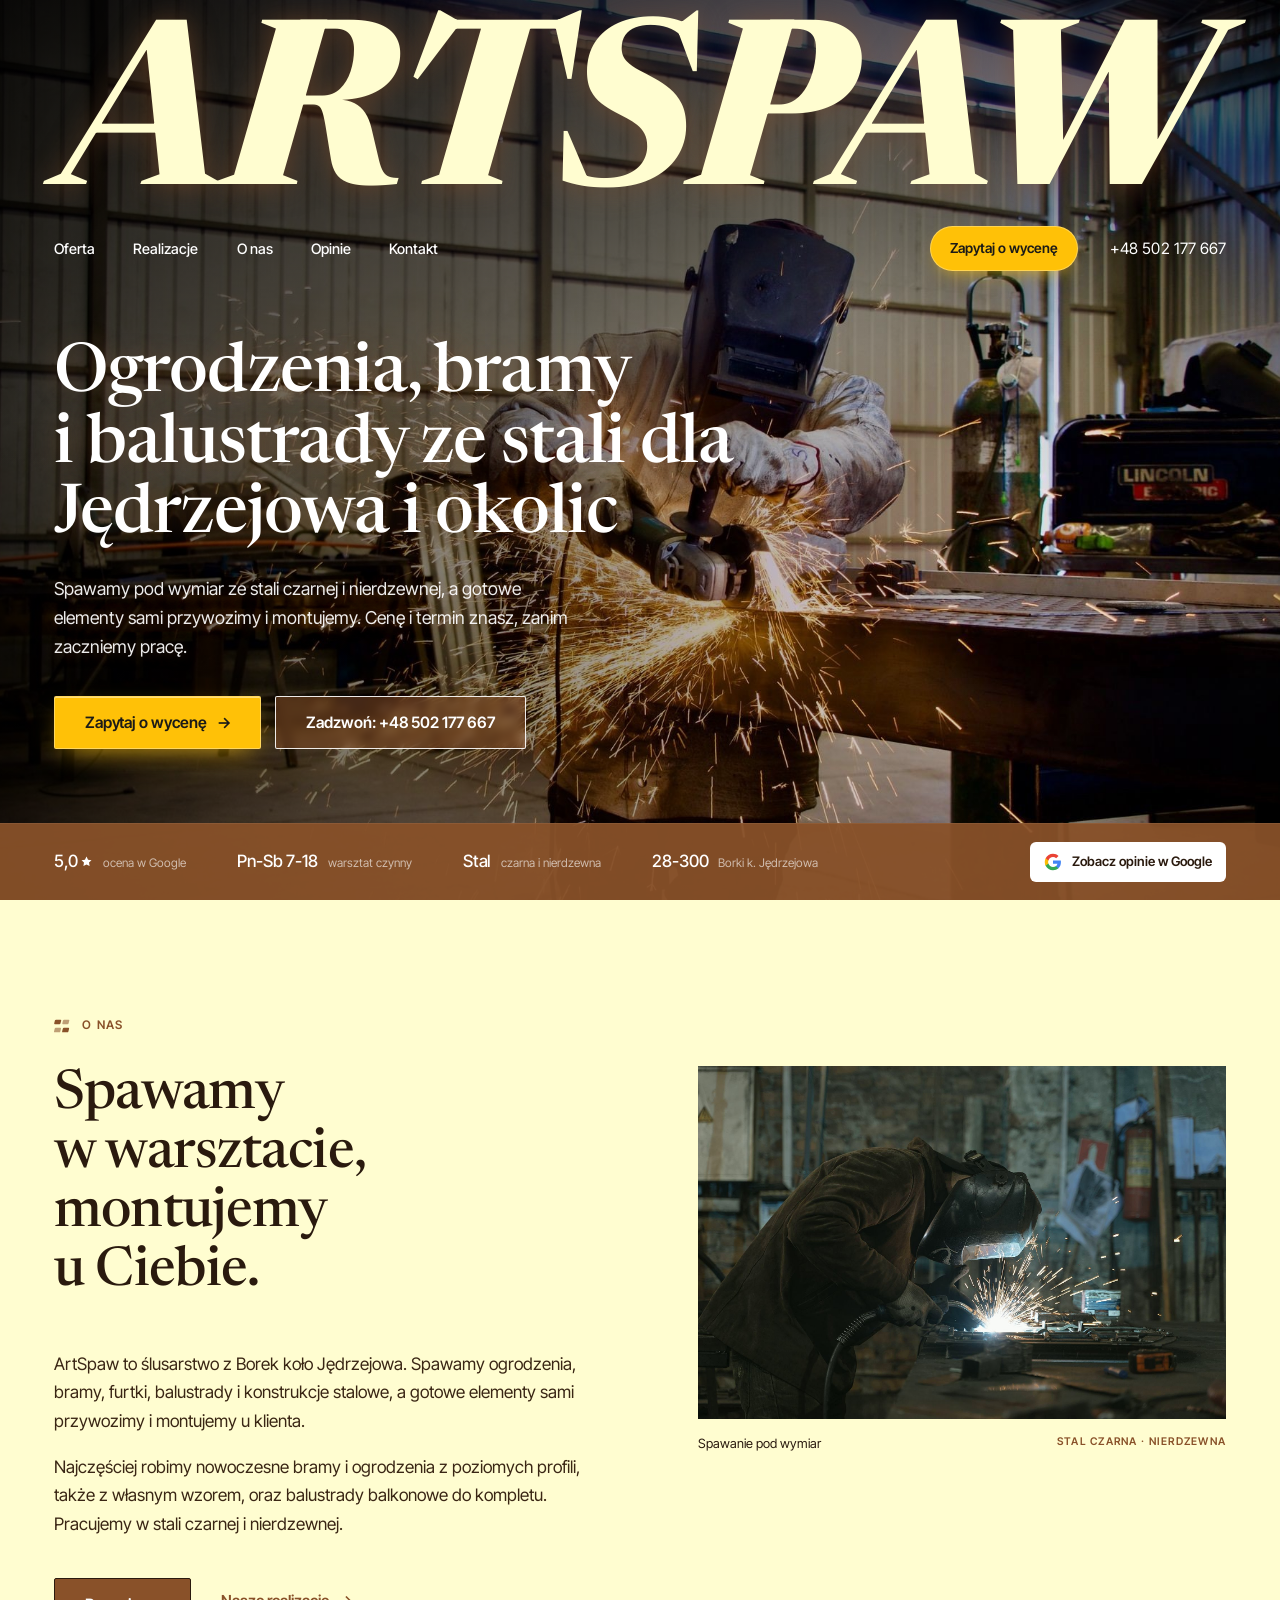
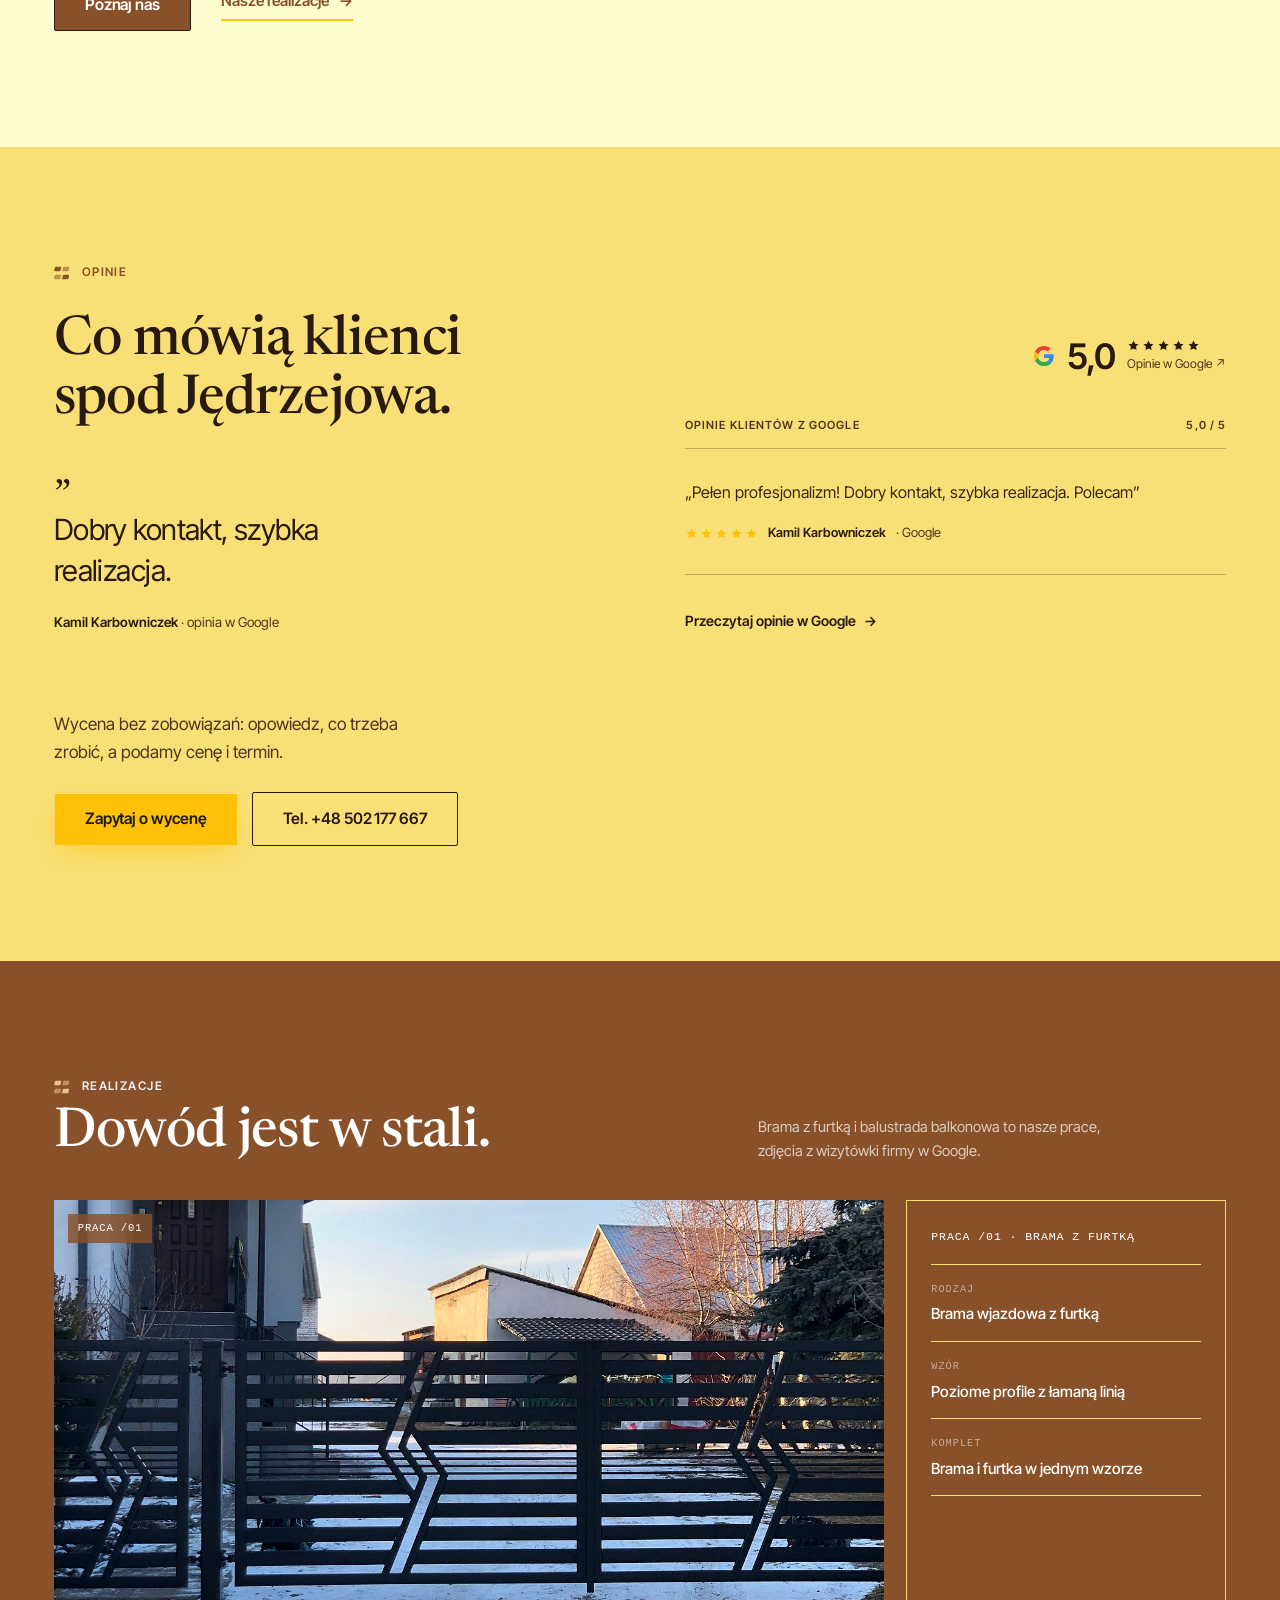
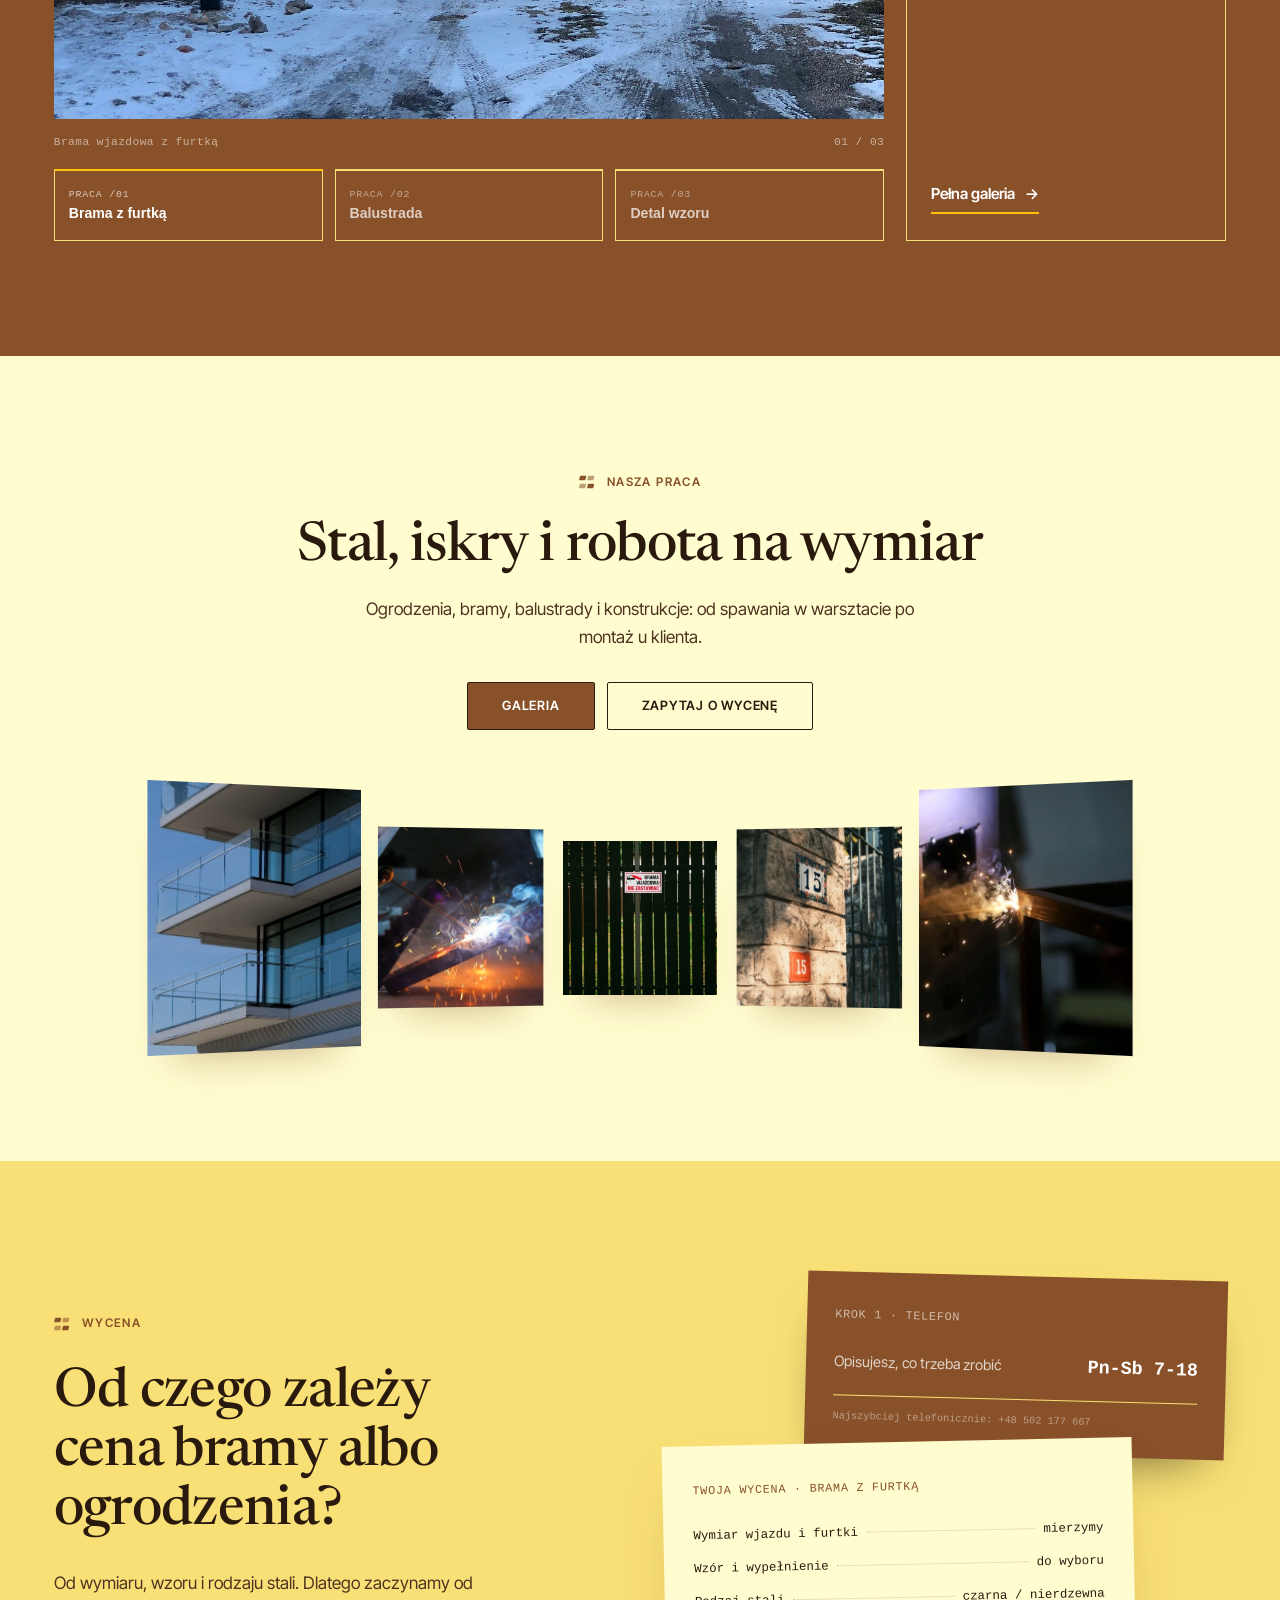
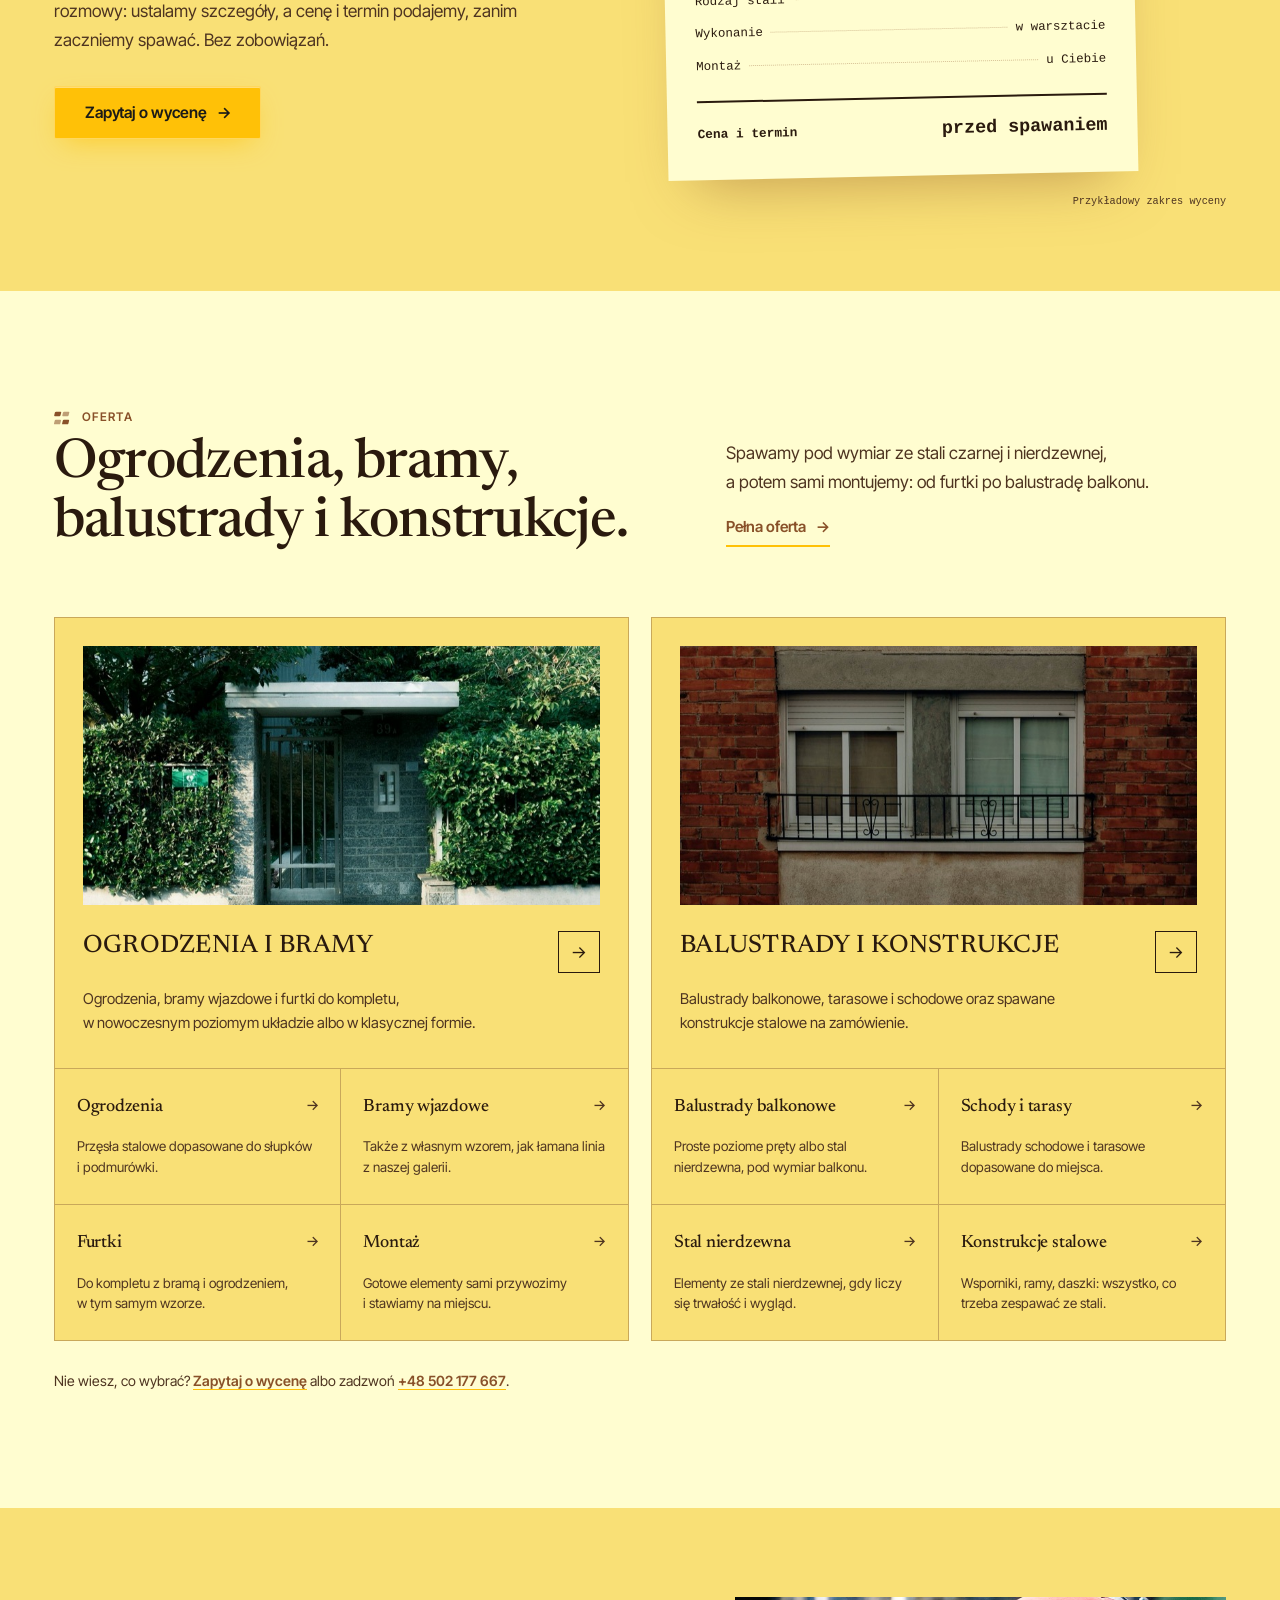
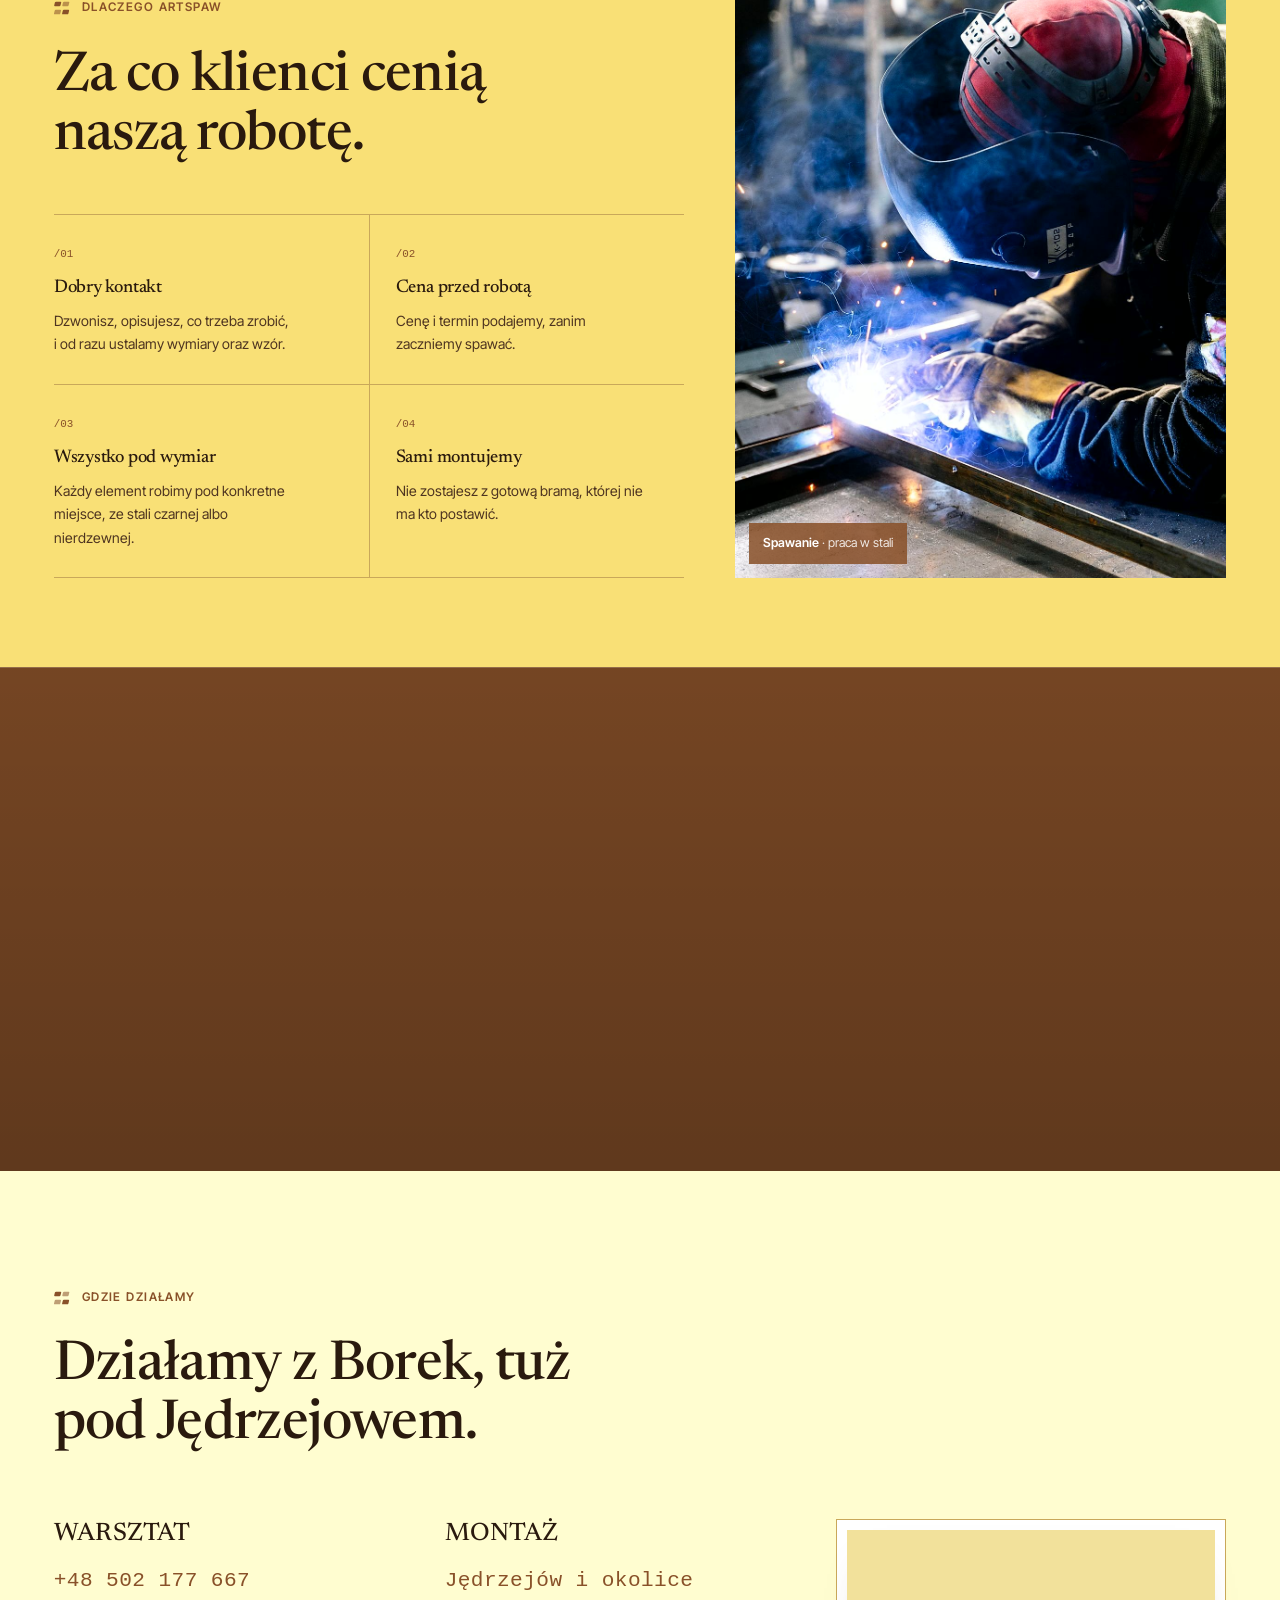
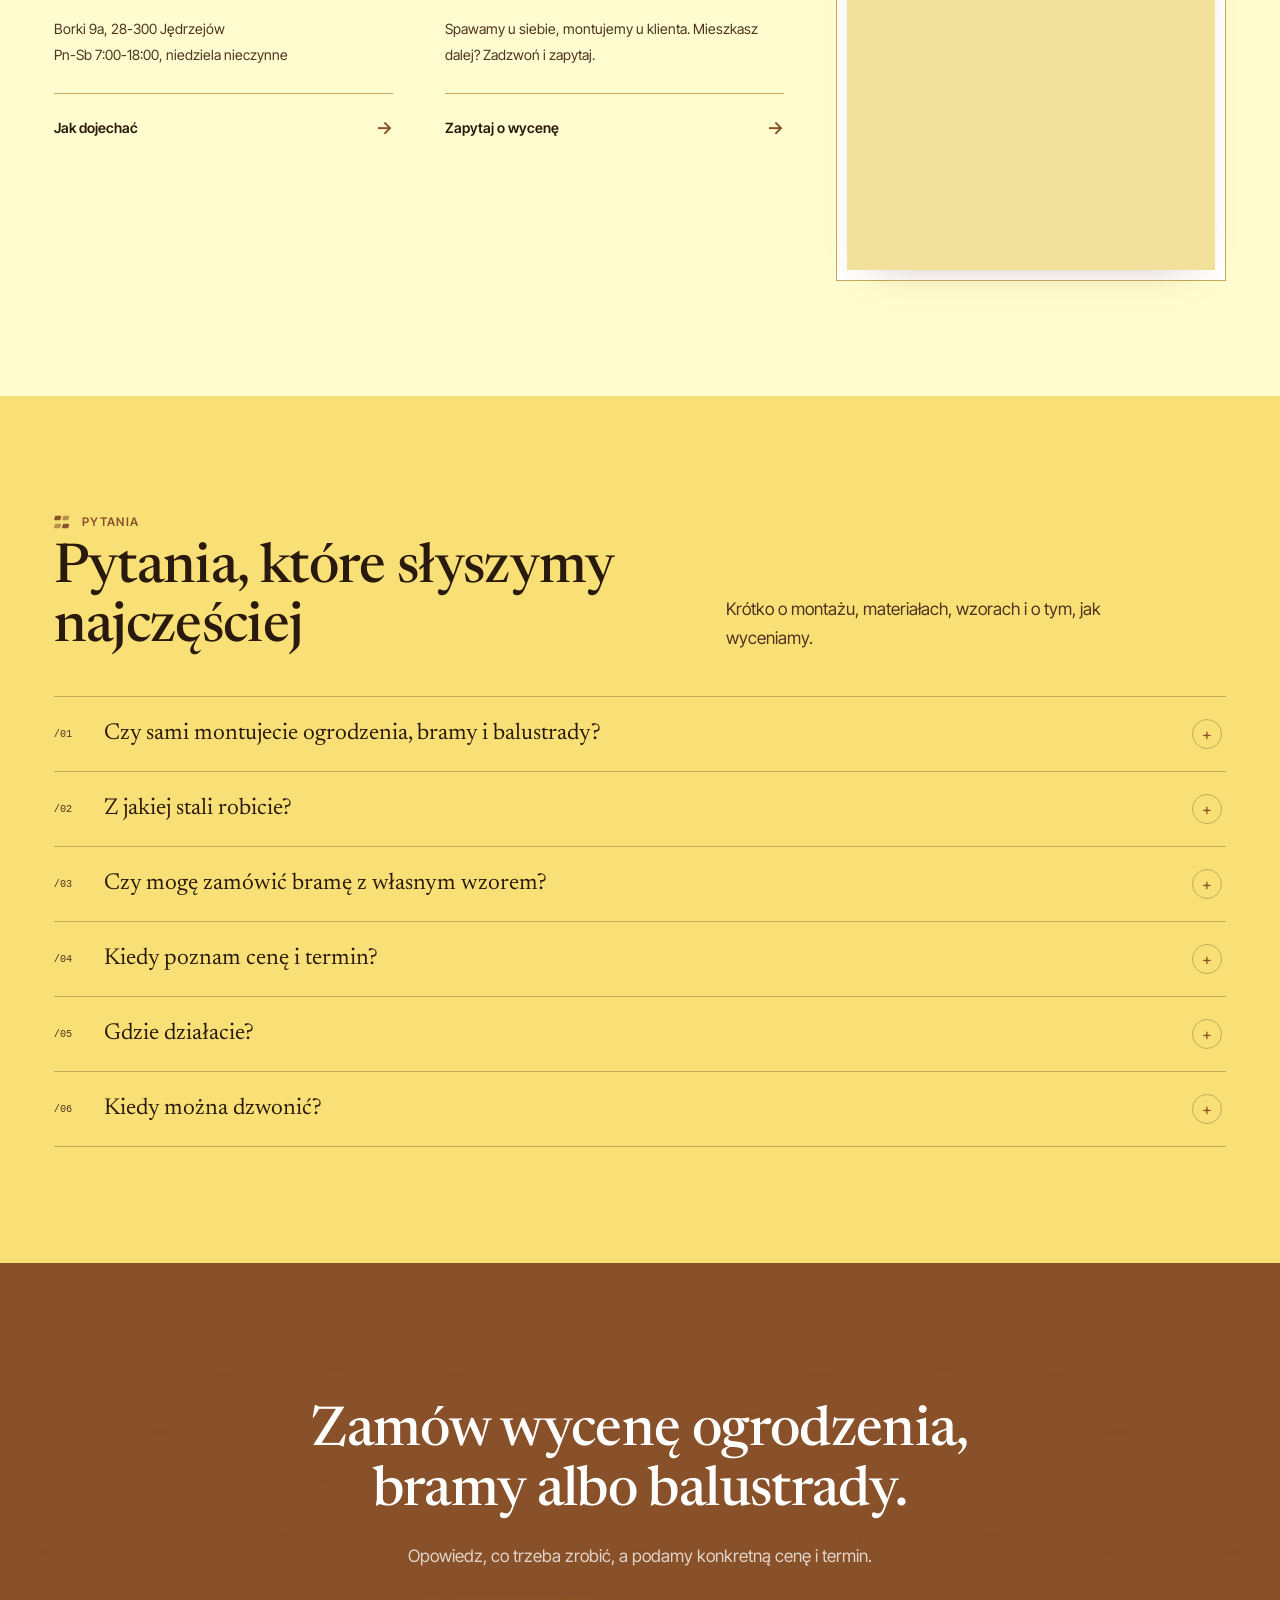
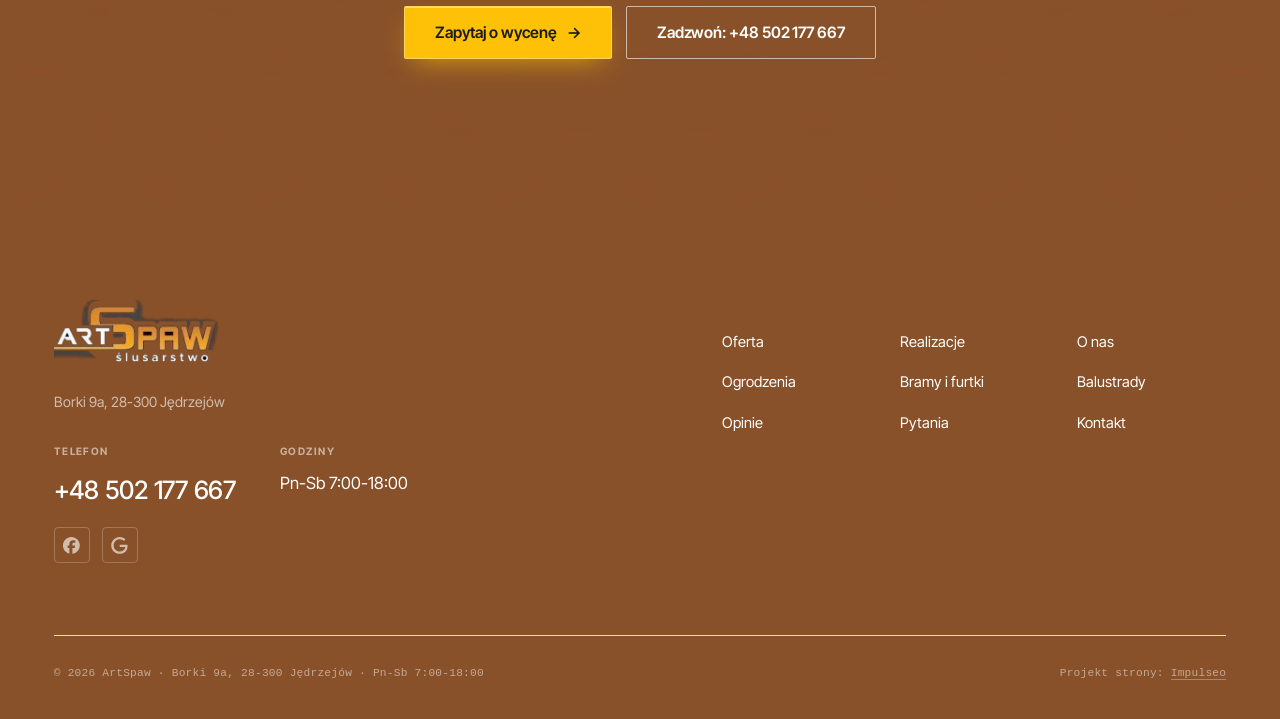
<file: index.html>
<!DOCTYPE html>
<html lang="pl">
<head>
<meta charset="UTF-8">
<meta name="viewport" content="width=device-width, initial-scale=1.0">
<title>ArtSpaw - Ogrodzenia · Bramy · Balustrady · Jędrzejów</title>
<meta name="description" content="ArtSpaw - ślusarstwo spod Jędrzejowa. Ogrodzenia, bramy, furtki, balustrady i konstrukcje stalowe ze stali czarnej i nierdzewnej, z montażem. Pn-Sb 7-18, tel. 502 177 667.">
<link rel="canonical" href="https://kris20032.github.io/artspaw/">
<meta name="robots" content="noindex, nofollow">
<meta property="og:type" content="website">
<meta property="og:locale" content="pl_PL">
<meta property="og:site_name" content="ArtSpaw">
<meta property="og:title" content="ArtSpaw - Ogrodzenia · Bramy · Balustrady · Jędrzejów">
<meta property="og:description" content="ArtSpaw - ślusarstwo spod Jędrzejowa. Ogrodzenia, bramy, furtki, balustrady i konstrukcje stalowe ze stali czarnej i nierdzewnej, z montażem. Pn-Sb 7-18, tel. 502 177 667.">
<meta property="og:url" content="https://kris20032.github.io/artspaw/">
<meta property="og:image" content="https://kris20032.github.io/artspaw/img/og.jpg">
<meta property="og:image:width" content="1200">
<meta property="og:image:height" content="630">
<meta name="twitter:card" content="summary_large_image">
<script type="application/ld+json">{"@context": "https://schema.org", "@type": "LocalBusiness", "name": "ArtSpaw", "url": "https://kris20032.github.io/artspaw/", "telephone": "+48502177667", "image": "https://kris20032.github.io/artspaw/img/og.jpg", "areaServed": "Jędrzejów", "sameAs": ["https://www.facebook.com/profile.php?id=100057158002559", "https://maps.google.com/?cid=16352842081063497960&g_mp=Cidnb29nbGUubWFwcy5wbGFjZXMudjEuUGxhY2VzLlNlYXJjaFRleHQQAhgEIAA"]}</script>
<link rel="preconnect" href="https://fonts.googleapis.com">
<link rel="preconnect" href="https://fonts.gstatic.com" crossorigin>
<link href="https://fonts.googleapis.com/css2?family=Inter+Tight:wght@400;500;600;700&amp;family=Newsreader:ital,opsz,wght@0,6..72,400..600;1,6..72,500..800&amp;display=swap" rel="stylesheet">
<link rel="stylesheet" href="assets/styles.css?v=20261117">
<meta name="theme-color" content="#895129">
</head>
<body class="home">

<a class="skip" href="#tresc">Przejdź do treści</a>
<header class="nav">
  <div class="nav-inner">
    <a class="brand" href="index.html" aria-label="ArtSpaw - strona główna"><img class="brand-logo" src="img/logo-znak.png" alt="ArtSpaw ślusarstwo" width="702" height="264" decoding="async"></a>
    <nav class="nav-links" aria-label="Menu"><a href="oferta.html">Oferta</a><a href="realizacje.html">Realizacje</a><a href="o-nas.html">O&nbsp;nas</a><a href="kontakt.html">Kontakt</a><a class="pill nl-cta" href="kontakt.html">Zapytaj o&nbsp;wycenę</a></nav>
    <div class="nav-cta"><a class="pill" href="kontakt.html">Zapytaj o&nbsp;wycenę</a><a class="tel-txt" href="tel:+48502177667">+48 502 177 667</a></div>
    <button class="nav-toggle" aria-label="Menu" aria-expanded="false"><span></span><span></span><span></span></button>
  </div>
</header>

<main id="tresc">
<section class="hero-sw">
  <img class="hs-photo" src="img/hero.jpg" fetchpriority="high" alt="Ślusarz przy pracy w warsztacie, iskry spod szlifierki" width="1880" height="1253">
  <div class="wordmark" aria-hidden="true"><svg viewBox="0 0 1000 158" preserveAspectRatio="xMidYMid meet"><text x="6" y="140" font-size="196" textLength="984" lengthAdjust="spacingAndGlyphs">ARTSPAW</text></svg></div>
  <div class="hero-nav">
    <nav class="hn-links" aria-label="Menu główne">
      <a href="oferta.html">Oferta</a><a href="realizacje.html">Realizacje</a><a href="o-nas.html">O&nbsp;nas</a><a href="index.html#opinie">Opinie</a><a href="kontakt.html">Kontakt</a>
    </nav>
    <a class="pill" href="kontakt.html">Zapytaj o&nbsp;wycenę</a>
    <a class="tel-txt" href="tel:+48502177667">+48 502 177 667</a>
  </div>
  <div class="hs-body">
    <div class="hs-copy">
      <h1>Ogrodzenia, bramy i&nbsp;balustrady ze stali dla Jędrzejowa i&nbsp;okolic</h1>
      <p>Spawamy pod wymiar ze stali czarnej i&nbsp;nierdzewnej, a&nbsp;gotowe elementy sami przywozimy i&nbsp;montujemy. Cenę i&nbsp;termin znasz, zanim zaczniemy pracę.</p>
      <div class="hs-actions">
        <a href="kontakt.html" class="btn btn-accent">Zapytaj o&nbsp;wycenę <span class="arr" aria-hidden="true">→</span></a>
        <a href="tel:+48502177667" class="btn btn-ghost">Zadzwoń: +48 502 177 667</a>
      </div>
    </div>
  </div>
  <div class="hero-trust">
    <div class="wrap">
      <div class="ht-item"><span class="v">5,0<svg viewBox="0 0 24 24" aria-hidden="true"><path d="M12 2.8l2.85 5.8 6.4.93-4.63 4.5 1.1 6.37L12 17.4l-5.72 3 1.1-6.37-4.63-4.5 6.4-.93L12 2.8Z" fill="currentColor"/></svg></span><span class="l">ocena w&nbsp;Google</span></div>
      <div class="ht-item"><span class="v">Pn-Sb 7-18</span><span class="l">warsztat czynny</span></div>
      <div class="ht-item"><span class="v">Stal</span><span class="l">czarna i&nbsp;nierdzewna</span></div>
      <div class="ht-item"><span class="v">28-300</span><span class="l">Borki k. Jędrzejowa</span></div>
      <a class="ht-badge" href="https://maps.google.com/?cid=16352842081063497960&amp;g_mp=Cidnb29nbGUubWFwcy5wbGFjZXMudjEuUGxhY2VzLlNlYXJjaFRleHQQAhgEIAA" target="_blank" rel="noopener"><svg class="g" viewBox="0 0 24 24" aria-hidden="true"><path fill="#4285F4" d="M22.56 12.25c0-.78-.07-1.53-.2-2.25H12v4.26h5.92c-.26 1.37-1.04 2.53-2.21 3.31v2.77h3.57c2.08-1.92 3.28-4.74 3.28-8.09z"/><path fill="#34A853" d="M12 23c2.97 0 5.46-.98 7.28-2.66l-3.57-2.77c-.98.66-2.23 1.06-3.71 1.06-2.86 0-5.29-1.93-6.16-4.53H2.18v2.84C3.99 20.53 7.7 23 12 23z"/><path fill="#FBBC05" d="M5.84 14.09c-.22-.66-.35-1.36-.35-2.09s.13-1.43.35-2.09V7.07H2.18C1.43 8.55 1 10.22 1 12s.43 3.45 1.18 4.93l2.85-2.22.81-.62z"/><path fill="#EA4335" d="M12 5.38c1.62 0 3.06.56 4.21 1.64l3.15-3.15C17.45 2.09 14.97 1 12 1 7.7 1 3.99 3.47 2.18 7.07l3.66 2.84c.87-2.6 3.3-4.53 6.16-4.53z"/></svg> Zobacz opinie w&nbsp;Google</a>
    </div>
  </div>
</section>

<section class="about">
  <div class="wrap about-grid">
    <div class="about-copy reveal">
      <span class="eyebrow">O&nbsp;nas</span>
      <h2>Spawamy w&nbsp;warsztacie, montujemy u&nbsp;Ciebie.</h2>
      <div class="txt">
        <p>ArtSpaw to ślusarstwo z&nbsp;Borek koło Jędrzejowa. Spawamy ogrodzenia, bramy, furtki, balustrady i&nbsp;konstrukcje stalowe, a&nbsp;gotowe elementy sami przywozimy i&nbsp;montujemy u&nbsp;klienta.</p>
        <p>Najczęściej robimy nowoczesne bramy i&nbsp;ogrodzenia z&nbsp;poziomych profili, także z&nbsp;własnym wzorem, oraz balustrady balkonowe do kompletu. Pracujemy w&nbsp;stali czarnej i&nbsp;nierdzewnej.</p>
      </div>
      <div class="about-actions">
        <a href="o-nas.html" class="btn btn-dark">Poznaj nas</a>
        <a href="realizacje.html" class="link-line">Nasze realizacje <span class="arr" aria-hidden="true">→</span></a>
      </div>
    </div>
    <figure class="fig reveal">
      <div class="ph"><img src="img/about.jpg" alt="Spawacz przy pracy, iskry nad stołem warsztatowym" width="1880" height="1253" decoding="async"></div>
      <figcaption><span>Spawanie pod wymiar</span><span class="r">Stal czarna · nierdzewna</span></figcaption>
    </figure>
  </div>
</section>

<section class="reviews" id="opinie">
  <div class="wrap rev-grid">
    <div class="rev-left">
      <div class="reveal">
        <span class="eyebrow">Opinie</span>
        <h2>Co mówią klienci spod Jędrzejowa.</h2>
      </div>
      <figure class="big-quote reveal">
        <blockquote>Dobry kontakt, szybka realizacja.</blockquote>
        <figcaption><b>Kamil Karbowniczek</b> · opinia w&nbsp;Google</figcaption>
      </figure>
      <p class="after reveal">Wycena bez zobowiązań: opowiedz, co trzeba zrobić, a&nbsp;podamy cenę i&nbsp;termin.</p>
      <div class="acts reveal">
        <a href="kontakt.html" class="btn btn-accent">Zapytaj o&nbsp;wycenę</a>
        <a href="tel:+48502177667" class="btn btn-line">Tel. +48 502 177 667</a>
      </div>
    </div>
    <div class="reveal">
      <div class="rating-row">
        <div class="rating"><svg class="g" viewBox="0 0 24 24" aria-hidden="true"><path fill="#4285F4" d="M22.56 12.25c0-.78-.07-1.53-.2-2.25H12v4.26h5.92c-.26 1.37-1.04 2.53-2.21 3.31v2.77h3.57c2.08-1.92 3.28-4.74 3.28-8.09z"/><path fill="#34A853" d="M12 23c2.97 0 5.46-.98 7.28-2.66l-3.57-2.77c-.98.66-2.23 1.06-3.71 1.06-2.86 0-5.29-1.93-6.16-4.53H2.18v2.84C3.99 20.53 7.7 23 12 23z"/><path fill="#FBBC05" d="M5.84 14.09c-.22-.66-.35-1.36-.35-2.09s.13-1.43.35-2.09V7.07H2.18C1.43 8.55 1 10.22 1 12s.43 3.45 1.18 4.93l2.85-2.22.81-.62z"/><path fill="#EA4335" d="M12 5.38c1.62 0 3.06.56 4.21 1.64l3.15-3.15C17.45 2.09 14.97 1 12 1 7.7 1 3.99 3.47 2.18 7.07l3.66 2.84c.87-2.6 3.3-4.53 6.16-4.53z"/></svg><span class="score">5,0</span><span class="meta"><span class="stars" role="img" aria-label="5 na 5"><svg viewBox="0 0 24 24" aria-hidden="true"><path d="M12 2.8l2.85 5.8 6.4.93-4.63 4.5 1.1 6.37L12 17.4l-5.72 3 1.1-6.37-4.63-4.5 6.4-.93L12 2.8Z" fill="currentColor"/></svg><svg viewBox="0 0 24 24" aria-hidden="true"><path d="M12 2.8l2.85 5.8 6.4.93-4.63 4.5 1.1 6.37L12 17.4l-5.72 3 1.1-6.37-4.63-4.5 6.4-.93L12 2.8Z" fill="currentColor"/></svg><svg viewBox="0 0 24 24" aria-hidden="true"><path d="M12 2.8l2.85 5.8 6.4.93-4.63 4.5 1.1 6.37L12 17.4l-5.72 3 1.1-6.37-4.63-4.5 6.4-.93L12 2.8Z" fill="currentColor"/></svg><svg viewBox="0 0 24 24" aria-hidden="true"><path d="M12 2.8l2.85 5.8 6.4.93-4.63 4.5 1.1 6.37L12 17.4l-5.72 3 1.1-6.37-4.63-4.5 6.4-.93L12 2.8Z" fill="currentColor"/></svg><svg viewBox="0 0 24 24" aria-hidden="true"><path d="M12 2.8l2.85 5.8 6.4.93-4.63 4.5 1.1 6.37L12 17.4l-5.72 3 1.1-6.37-4.63-4.5 6.4-.93L12 2.8Z" fill="currentColor"/></svg></span><a href="https://maps.google.com/?cid=16352842081063497960&amp;g_mp=Cidnb29nbGUubWFwcy5wbGFjZXMudjEuUGxhY2VzLlNlYXJjaFRleHQQAhgEIAA" target="_blank" rel="noopener">Opinie w&nbsp;Google ↗</a></span></div>
      </div>
      <div class="rev-list">
        <div class="rl-head"><span>Opinie klientów z&nbsp;Google</span><span>5,0 / 5</span></div>
        <div class="opinie-grid">
          <figure class="op-card">
            <blockquote>„Pełen profesjonalizm! Dobry kontakt, szybka realizacja. Polecam”</blockquote>
            <figcaption class="op-foot"><span class="stars" role="img" aria-label="5 na 5"><svg viewBox="0 0 24 24" aria-hidden="true"><path d="M12 2.8l2.85 5.8 6.4.93-4.63 4.5 1.1 6.37L12 17.4l-5.72 3 1.1-6.37-4.63-4.5 6.4-.93L12 2.8Z" fill="currentColor"/></svg><svg viewBox="0 0 24 24" aria-hidden="true"><path d="M12 2.8l2.85 5.8 6.4.93-4.63 4.5 1.1 6.37L12 17.4l-5.72 3 1.1-6.37-4.63-4.5 6.4-.93L12 2.8Z" fill="currentColor"/></svg><svg viewBox="0 0 24 24" aria-hidden="true"><path d="M12 2.8l2.85 5.8 6.4.93-4.63 4.5 1.1 6.37L12 17.4l-5.72 3 1.1-6.37-4.63-4.5 6.4-.93L12 2.8Z" fill="currentColor"/></svg><svg viewBox="0 0 24 24" aria-hidden="true"><path d="M12 2.8l2.85 5.8 6.4.93-4.63 4.5 1.1 6.37L12 17.4l-5.72 3 1.1-6.37-4.63-4.5 6.4-.93L12 2.8Z" fill="currentColor"/></svg><svg viewBox="0 0 24 24" aria-hidden="true"><path d="M12 2.8l2.85 5.8 6.4.93-4.63 4.5 1.1 6.37L12 17.4l-5.72 3 1.1-6.37-4.63-4.5 6.4-.93L12 2.8Z" fill="currentColor"/></svg></span><b>Kamil Karbowniczek</b><span>· Google</span></figcaption>
          </figure>
        </div>
        <a class="more" href="https://maps.google.com/?cid=16352842081063497960&amp;g_mp=Cidnb29nbGUubWFwcy5wbGFjZXMudjEuUGxhY2VzLlNlYXJjaFRleHQQAhgEIAA" target="_blank" rel="noopener">Przeczytaj opinie w&nbsp;Google <span class="arr" aria-hidden="true">→</span></a>
      </div>
    </div>
  </div>
</section>

<section class="proof on-dark">
  <div class="wrap">
    <div class="proof-head">
      <div class="reveal">
        <span class="eyebrow">Realizacje</span>
        <h2>Dowód jest w&nbsp;stali.</h2>
      </div>
      <p class="side reveal">Brama z&nbsp;furtką i&nbsp;balustrada balkonowa to nasze prace, zdjęcia z&nbsp;wizytówki firmy w&nbsp;Google.</p>
    </div>
    <div class="viewer reveal" data-viewer>
      <div>
        <div class="v-stage">
          <span class="v-tag" data-v-tag>Praca /01</span>
          <img class="on" src="img/g1.jpg" alt="Brama wjazdowa z furtką z poziomych profili z łamaną linią - realizacja ArtSpaw" loading="lazy" width="1600" height="855" decoding="async">
          <img src="img/g2.jpg" alt="Balustrada balkonu nad wejściem do domu - realizacja ArtSpaw" loading="lazy" width="1600" height="848" decoding="async">
          <img src="img/g3.jpg" alt="Zbliżenie wzoru bramy z łamaną linią - realizacja ArtSpaw" loading="lazy" width="1184" height="720" decoding="async">
        </div>
        <div class="v-meta"><span data-v-cap>Brama wjazdowa z&nbsp;furtką</span><span data-v-count>01 / 03</span></div>
        <div class="v-thumbs">
          <button class="v-thumb on" type="button" data-i="0"><span><small>PRACA /01</small>Brama z&nbsp;furtką</span></button>
          <button class="v-thumb" type="button" data-i="1"><span><small>PRACA /02</small>Balustrada</span></button>
          <button class="v-thumb" type="button" data-i="2"><span><small>PRACA /03</small>Detal wzoru</span></button>
        </div>
      </div>
      <aside class="v-panel" aria-live="polite">
        <div class="vp-job" data-v-job>Praca /01 · Brama z&nbsp;furtką</div>
        <dl>
          <div><dt>Rodzaj</dt><dd data-v-a>Brama wjazdowa z&nbsp;furtką</dd></div>
          <div><dt>Wzór</dt><dd data-v-b>Poziome profile z&nbsp;łamaną linią</dd></div>
          <div><dt>Komplet</dt><dd data-v-c>Brama i&nbsp;furtka w&nbsp;jednym wzorze</dd></div>
        </dl>
        <div class="vp-spacer"></div>
        <a class="link-line" href="realizacje.html">Pełna galeria <span class="arr" aria-hidden="true">→</span></a>
      </aside>
    </div>
  </div>
</section>

<section class="work">
  <div class="wrap">
    <div class="head center reveal">
      <span class="eyebrow">Nasza praca</span>
      <h2>Stal, iskry i&nbsp;robota na wymiar</h2>
      <p>Ogrodzenia, bramy, balustrady i&nbsp;konstrukcje: od spawania w&nbsp;warsztacie po montaż u&nbsp;klienta.</p>
    </div>
    <div class="work-acts reveal">
      <a href="realizacje.html" class="btn btn-dark btn-caps">Galeria</a>
      <a href="kontakt.html" class="btn btn-line btn-caps">Zapytaj o&nbsp;wycenę</a>
    </div>
  </div>
  <div class="strip3d reveal" aria-label="Zdjęcia z pracy przy stali">
    <figure><img src="img/g4-760.jpg" alt="Balkony ze szklanymi balustradami w stalowych ramach" loading="lazy" width="1880" height="1255" decoding="async"></figure>
    <figure><img src="img/g5-760.jpg" alt="Spawanie stalowego profilu" loading="lazy" width="1880" height="1253" decoding="async"></figure>
    <figure><img src="img/g6-760.jpg" alt="Ogrodzenie z pionowych sztachet" loading="lazy" width="1880" height="1253" decoding="async"></figure>
    <figure><img src="img/g9-760.jpg" alt="Stalowa brama przy murowanym słupku" loading="lazy" width="1880" height="1253" decoding="async"></figure>
    <figure><img src="img/g8-760.jpg" alt="Iskry przy spawaniu stali" loading="lazy" width="1880" height="1253" decoding="async"></figure>
  </div>
</section>

<section class="quote">
  <div class="wrap quote-grid">
    <div class="quote-copy reveal">
      <span class="eyebrow">Wycena</span>
      <h2>Od czego zależy cena bramy albo ogrodzenia?</h2>
      <p>Od wymiaru, wzoru i&nbsp;rodzaju stali. Dlatego zaczynamy od rozmowy: ustalamy szczegóły, a&nbsp;cenę i&nbsp;termin podajemy, zanim zaczniemy spawać. Bez zobowiązań.</p>
      <a href="kontakt.html" class="btn btn-accent">Zapytaj o&nbsp;wycenę <span class="arr" aria-hidden="true">→</span></a>
    </div>
    <div class="receipts reveal" aria-label="Jak wygląda wycena">
      <div class="rc-dark">
        <span class="mono">Krok 1 · telefon</span>
        <div class="rc-line"><span>Opisujesz, co trzeba zrobić</span><b>Pn-Sb 7-18</b></div>
        <small>Najszybciej telefonicznie: +48 502 177 667</small>
      </div>
      <div class="rc-cream">
        <span class="mono">Twoja wycena · brama z&nbsp;furtką</span>
        <ul>
          <li><span>Wymiar wjazdu i&nbsp;furtki</span><i class="dots"></i><b>mierzymy</b></li>
          <li><span>Wzór i&nbsp;wypełnienie</span><i class="dots"></i><b>do wyboru</b></li>
          <li><span>Rodzaj stali</span><i class="dots"></i><b>czarna / nierdzewna</b></li>
          <li><span>Wykonanie</span><i class="dots"></i><b>w&nbsp;warsztacie</b></li>
          <li><span>Montaż</span><i class="dots"></i><b>u&nbsp;Ciebie</b></li>
        </ul>
        <div class="rc-total"><span>Cena i&nbsp;termin</span><b>przed spawaniem</b></div>
      </div>
      <span class="rc-note">Przykładowy zakres wyceny</span>
    </div>
  </div>
</section>

<section class="services" id="oferta">
  <div class="wrap">
    <div class="head-split">
      <div class="reveal">
        <span class="eyebrow">Oferta</span>
        <h2>Ogrodzenia, bramy, balustrady i&nbsp;konstrukcje.</h2>
      </div>
      <div class="side reveal">
        <p>Spawamy pod wymiar ze stali czarnej i&nbsp;nierdzewnej, a&nbsp;potem sami montujemy: od furtki po balustradę balkonu.</p>
        <a class="link-line" href="oferta.html">Pełna oferta <span class="arr" aria-hidden="true">→</span></a>
      </div>
    </div>
    <div class="sv-grid">
      <article class="sv-card reveal">
        <div class="sv-top">
          <div class="ph"><img src="img/g7-760.jpg" srcset="img/g7-760.jpg 760w, img/g7.jpg 1880w" sizes="(max-width:980px) 92vw, 44vw" alt="Stalowa brama wejściowa w ogrodzeniu posesji" loading="lazy" width="1880" height="1253" decoding="async"></div>
          <div class="sv-title"><h3>Ogrodzenia i&nbsp;bramy</h3><a class="sq-arr" href="oferta.html#ogrodzenia" aria-label="Ogrodzenia i bramy - szczegóły">→</a></div>
          <p>Ogrodzenia, bramy wjazdowe i&nbsp;furtki do kompletu, w&nbsp;nowoczesnym poziomym układzie albo w&nbsp;klasycznej formie.</p>
        </div>
        <div class="sv-subs">
          <a class="sv-sub" href="oferta.html#ogrodzenia"><h4>Ogrodzenia <i>→</i></h4><p>Przęsła stalowe dopasowane do słupków i&nbsp;podmurówki.</p></a>
          <a class="sv-sub" href="oferta.html#bramy"><h4>Bramy wjazdowe <i>→</i></h4><p>Także z&nbsp;własnym wzorem, jak łamana linia z&nbsp;naszej galerii.</p></a>
          <a class="sv-sub" href="oferta.html#bramy"><h4>Furtki <i>→</i></h4><p>Do kompletu z&nbsp;bramą i&nbsp;ogrodzeniem, w&nbsp;tym samym wzorze.</p></a>
          <a class="sv-sub" href="kontakt.html"><h4>Montaż <i>→</i></h4><p>Gotowe elementy sami przywozimy i&nbsp;stawiamy na miejscu.</p></a>
        </div>
      </article>
      <article class="sv-card reveal">
        <div class="sv-top">
          <div class="ph"><img src="img/g10-760.jpg" srcset="img/g10-760.jpg 760w, img/g10.jpg 1880w" sizes="(max-width:980px) 92vw, 44vw" alt="Stalowa balustrada okienna na elewacji z cegły" loading="lazy" width="1880" height="1253" decoding="async"></div>
          <div class="sv-title"><h3>Balustrady i&nbsp;konstrukcje</h3><a class="sq-arr" href="oferta.html#balustrady" aria-label="Balustrady i konstrukcje - szczegóły">→</a></div>
          <p>Balustrady balkonowe, tarasowe i&nbsp;schodowe oraz spawane konstrukcje stalowe na zamówienie.</p>
        </div>
        <div class="sv-subs">
          <a class="sv-sub" href="oferta.html#balustrady"><h4>Balustrady balkonowe <i>→</i></h4><p>Proste poziome pręty albo stal nierdzewna, pod wymiar balkonu.</p></a>
          <a class="sv-sub" href="oferta.html#balustrady"><h4>Schody i&nbsp;tarasy <i>→</i></h4><p>Balustrady schodowe i&nbsp;tarasowe dopasowane do miejsca.</p></a>
          <a class="sv-sub" href="oferta.html#balustrady"><h4>Stal nierdzewna <i>→</i></h4><p>Elementy ze stali nierdzewnej, gdy liczy się trwałość i&nbsp;wygląd.</p></a>
          <a class="sv-sub" href="oferta.html#konstrukcje"><h4>Konstrukcje stalowe <i>→</i></h4><p>Wsporniki, ramy, daszki: wszystko, co trzeba zespawać ze stali.</p></a>
        </div>
      </article>
    </div>
    <p class="sv-foot reveal">Nie wiesz, co wybrać? <a href="kontakt.html">Zapytaj o&nbsp;wycenę</a> albo zadzwoń <a href="tel:+48502177667">+48 502 177 667</a>.</p>
  </div>
</section>

<section class="why">
  <div class="wrap why-grid">
    <div class="why-copy">
      <div class="reveal">
        <span class="eyebrow">Dlaczego ArtSpaw</span>
        <h2>Za co klienci cenią naszą robotę.</h2>
      </div>
      <div class="why-list reveal">
        <div class="why-item"><span class="n">/01</span><h3>Dobry kontakt</h3><p>Dzwonisz, opisujesz, co trzeba zrobić, i&nbsp;od razu ustalamy wymiary oraz wzór.</p></div>
        <div class="why-item"><span class="n">/02</span><h3>Cena przed robotą</h3><p>Cenę i&nbsp;termin podajemy, zanim zaczniemy spawać.</p></div>
        <div class="why-item"><span class="n">/03</span><h3>Wszystko pod wymiar</h3><p>Każdy element robimy pod konkretne miejsce, ze stali czarnej albo nierdzewnej.</p></div>
        <div class="why-item"><span class="n">/04</span><h3>Sami montujemy</h3><p>Nie zostajesz z&nbsp;gotową bramą, której nie ma kto postawić.</p></div>
      </div>
    </div>
    <div class="why-photo reveal">
      <img src="img/g12.jpg" alt="Spawacz w masce spawa stalowy element na stole" loading="lazy" width="1880" height="1253" decoding="async">
      <span class="cap">Spawanie <span>· praca w&nbsp;stali</span></span>
    </div>
  </div>
</section>

<section class="stopklatka" aria-hidden="true">
  <div class="stk-bg" style="background-image:url(img/g11.jpg)"></div>
</section>

<section class="area">
  <div class="wrap">
    <div class="reveal">
      <span class="eyebrow">Gdzie działamy</span>
      <h2>Działamy z&nbsp;Borek, tuż pod Jędrzejowem.</h2>
    </div>
    <div class="area-grid">
      <div class="area-col reveal">
        <h3>Warsztat</h3>
        <a class="big-tel" href="tel:+48502177667">+48 502 177 667</a>
        <p>Borki 9a, 28-300 Jędrzejów<br>Pn-Sb 7:00-18:00, niedziela nieczynne</p>
        <a class="row-link" href="https://maps.google.com/?cid=16352842081063497960&amp;g_mp=Cidnb29nbGUubWFwcy5wbGFjZXMudjEuUGxhY2VzLlNlYXJjaFRleHQQAhgEIAA" target="_blank" rel="noopener">Jak dojechać <span>→</span></a>
      </div>
      <div class="area-col reveal">
        <h3>Montaż</h3>
        <span class="big-tel">Jędrzejów i&nbsp;okolice</span>
        <p>Spawamy u&nbsp;siebie, montujemy u&nbsp;klienta. Mieszkasz dalej? Zadzwoń i&nbsp;zapytaj.</p>
        <a class="row-link" href="kontakt.html">Zapytaj o&nbsp;wycenę <span>→</span></a>
      </div>
      <div class="map-card reveal">
        <iframe class="map" title="ArtSpaw na mapie - Borki koło Jędrzejowa" src="https://maps.google.com/maps?q=50.6269528%2C20.3491511&amp;z=13&amp;output=embed" loading="lazy" referrerpolicy="no-referrer-when-downgrade"></iframe>
      </div>
    </div>
  </div>
</section>

<section class="faq" id="pytania">
  <div class="wrap">
    <div class="head-split" style="margin-bottom:0">
      <div class="reveal">
        <span class="eyebrow">Pytania</span>
        <h2>Pytania, które słyszymy najczęściej</h2>
      </div>
      <p class="side reveal">Krótko o&nbsp;montażu, materiałach, wzorach i&nbsp;o&nbsp;tym, jak wyceniamy.</p>
    </div>
    <div class="faq-list reveal">
      <details class="faq-row"><summary><span class="n">/01</span><span class="q">Czy sami montujecie ogrodzenia, bramy i&nbsp;balustrady?</span><span class="pm" aria-hidden="true">+</span></summary><p class="a">Tak. Elementy spawamy w&nbsp;warsztacie pod wymiar, a&nbsp;potem sami je przywozimy i&nbsp;montujemy na miejscu. Nie zostajesz z&nbsp;gotową bramą, której nie ma kto postawić.</p></details>
      <details class="faq-row"><summary><span class="n">/02</span><span class="q">Z&nbsp;jakiej stali robicie?</span><span class="pm" aria-hidden="true">+</span></summary><p class="a">Pracujemy w&nbsp;stali czarnej i&nbsp;nierdzewnej. Przy wycenie podpowiemy, która sprawdzi się w&nbsp;Twoim miejscu.</p></details>
      <details class="faq-row"><summary><span class="n">/03</span><span class="q">Czy mogę zamówić bramę z&nbsp;własnym wzorem?</span><span class="pm" aria-hidden="true">+</span></summary><p class="a">Tak. Robimy nowoczesne bramy i&nbsp;ogrodzenia z&nbsp;poziomych profili, także z&nbsp;własnym wzorem, jak łamana linia na bramie z&nbsp;naszej galerii.</p></details>
      <details class="faq-row"><summary><span class="n">/04</span><span class="q">Kiedy poznam cenę i&nbsp;termin?</span><span class="pm" aria-hidden="true">+</span></summary><p class="a">Po ustaleniu wymiarów i&nbsp;wzoru. Cenę i&nbsp;termin podajemy, zanim zaczniemy spawać, więc od początku wiesz, na czym stoisz.</p></details>
      <details class="faq-row"><summary><span class="n">/05</span><span class="q">Gdzie działacie?</span><span class="pm" aria-hidden="true">+</span></summary><p class="a">Warsztat mamy w&nbsp;Borkach koło Jędrzejowa (Borki 9a, 28-300 Jędrzejów). Montujemy w&nbsp;Jędrzejowie i&nbsp;okolicach. Jesteś dalej? Zadzwoń i&nbsp;zapytaj.</p></details>
      <details class="faq-row"><summary><span class="n">/06</span><span class="q">Kiedy można dzwonić?</span><span class="pm" aria-hidden="true">+</span></summary><p class="a">Od poniedziałku do soboty, od 7:00 do 18:00. W&nbsp;niedzielę warsztat jest nieczynny. Telefon: <a href="tel:+48502177667">+48 502 177 667</a>.</p></details>
    </div>
  </div>
</section>

<section class="cta">
  <div class="wrap">
    <h2 class="reveal">Zamów wycenę ogrodzenia, bramy albo balustrady.</h2>
    <p class="reveal">Opowiedz, co trzeba zrobić, a&nbsp;podamy konkretną cenę i&nbsp;termin.</p>
    <div class="cta-actions reveal">
      <a href="kontakt.html" class="btn btn-accent">Zapytaj o&nbsp;wycenę <span class="arr" aria-hidden="true">→</span></a>
      <a href="tel:+48502177667" class="btn btn-ghost">Zadzwoń: +48 502 177 667</a>
    </div>
  </div>
</section>
</main>

<footer>
  <div class="wrap">
    <div class="foot-grid">
      <div>
        <a href="index.html" aria-label="ArtSpaw - strona główna"><img class="foot-logo" src="img/logo-znak.png" alt="ArtSpaw ślusarstwo" width="702" height="264" loading="lazy" decoding="async"></a>
        <p class="foot-addr">Borki 9a, 28-300 Jędrzejów</p>
        <div class="foot-tels">
          <div><span class="lbl">Telefon</span><a href="tel:+48502177667">+48 502 177 667</a></div>
          <div><span class="lbl">Godziny</span><span class="val">Pn-Sb 7:00-18:00</span></div>
        </div>
        <div class="foot-soc">
          <a class="soc" href="https://www.facebook.com/profile.php?id=100057158002559" target="_blank" rel="noopener" aria-label="Facebook - ArtSpaw"><svg viewBox="0 0 24 24" aria-hidden="true" focusable="false"><path d="M9.101 23.691v-7.98H6.627v-3.667h2.474v-1.58c0-4.085 1.848-5.978 5.858-5.978.401 0 .955.042 1.468.103a8.68 8.68 0 0 1 1.141.195v3.325a8.623 8.623 0 0 0-.653-.036 26.805 26.805 0 0 0-.733-.009c-.707 0-1.259.096-1.675.309a1.686 1.686 0 0 0-.679.622c-.258.42-.374.995-.374 1.752v1.297h3.919l-.386 2.103-.287 1.564h-3.246v8.245C19.396 23.238 24 18.179 24 12.044c0-6.627-5.373-12-12-12s-12 5.373-12 12c0 5.628 3.874 10.35 9.101 11.647Z" fill="currentColor"/></svg></a>
          <a class="soc" href="https://maps.google.com/?cid=16352842081063497960&amp;g_mp=Cidnb29nbGUubWFwcy5wbGFjZXMudjEuUGxhY2VzLlNlYXJjaFRleHQQAhgEIAA" target="_blank" rel="noopener" aria-label="Google - ArtSpaw"><svg viewBox="0 0 24 24" aria-hidden="true" focusable="false"><path d="M12.48 10.92v3.28h7.84c-.24 1.84-.853 3.187-1.787 4.133-1.147 1.147-2.933 2.4-6.053 2.4-4.827 0-8.6-3.893-8.6-8.72s3.773-8.72 8.6-8.72c2.6 0 4.507 1.027 5.907 2.347l2.307-2.307C18.747 1.44 16.133 0 12.48 0 5.867 0 .307 5.387.307 12s5.56 12 12.173 12c3.573 0 6.267-1.173 8.373-3.36 2.16-2.16 2.84-5.213 2.84-7.667 0-.76-.053-1.467-.173-2.053H12.48z" fill="currentColor"/></svg></a>
        </div>
      </div>
      <nav class="foot-nav" aria-label="Stopka">
        <a href="oferta.html">Oferta</a>
        <a href="realizacje.html">Realizacje</a>
        <a href="o-nas.html">O&nbsp;nas</a>
        <a href="oferta.html#ogrodzenia">Ogrodzenia</a>
        <a href="oferta.html#bramy">Bramy i&nbsp;furtki</a>
        <a href="oferta.html#balustrady">Balustrady</a>
        <a href="index.html#opinie">Opinie</a>
        <a href="index.html#pytania">Pytania</a>
        <a href="kontakt.html">Kontakt</a>
      </nav>
    </div>
    <div class="foot-bot">
      <span>© 2026 ArtSpaw · Borki 9a, 28-300 Jędrzejów · Pn-Sb 7:00-18:00</span>
      <span>Projekt strony: <a class="foot-credit" href="https://impulseo.pl" target="_blank" rel="noopener">Impulseo</a></span>
    </div>
  </div>
</footer>
<div class="sticky-call"><a class="sc-call" href="tel:+48502177667"><svg width="16" height="16" viewBox="0 0 24 24" fill="none" aria-hidden="true"><path d="M6.6 10.8a15.5 15.5 0 0 0 6.6 6.6l2.2-2.2a1 1 0 0 1 1-.24 11.4 11.4 0 0 0 3.6.58 1 1 0 0 1 1 1V20a1 1 0 0 1-1 1A17 17 0 0 1 3 4a1 1 0 0 1 1-1h3.5a1 1 0 0 1 1 1c0 1.25.2 2.46.58 3.6a1 1 0 0 1-.25 1l-2.23 2.2Z" fill="currentColor"/></svg> Zadzwoń</a><a class="sc-quote" href="kontakt.html">Zapytaj o&nbsp;wycenę</a></div>
<div class="demo-wazne" data-do="2026-11-23" data-cykl="3" hidden><svg class="dw-ico" width="13" height="13" viewBox="0 0 24 24" fill="none" aria-hidden="true"><circle cx="12" cy="12" r="8.6" stroke="currentColor" stroke-width="1.8"/><path d="M12 7.2V12l3.3 2" stroke="currentColor" stroke-width="1.8" stroke-linecap="round"/></svg><span class="dw-txt"></span></div>

<script src="assets/main.js?v=20261117"></script>
</body>
</html>
</file>
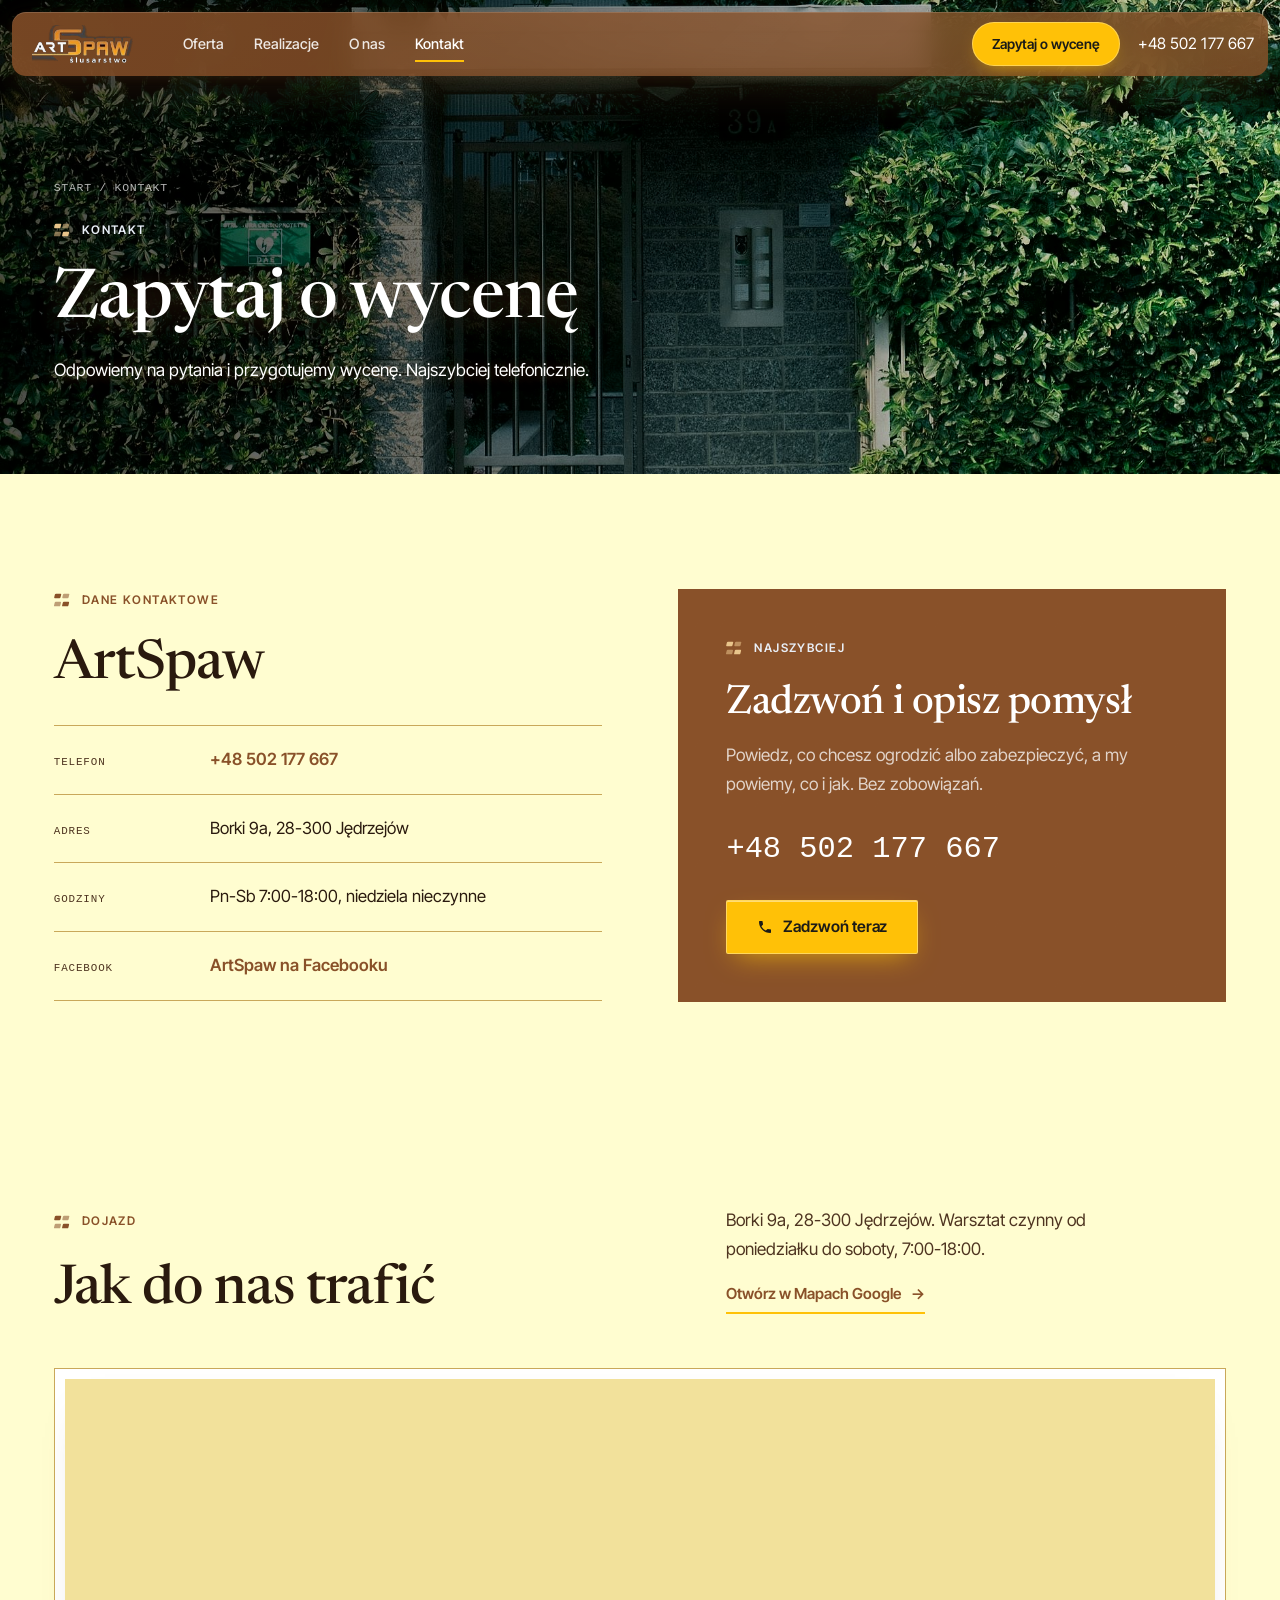
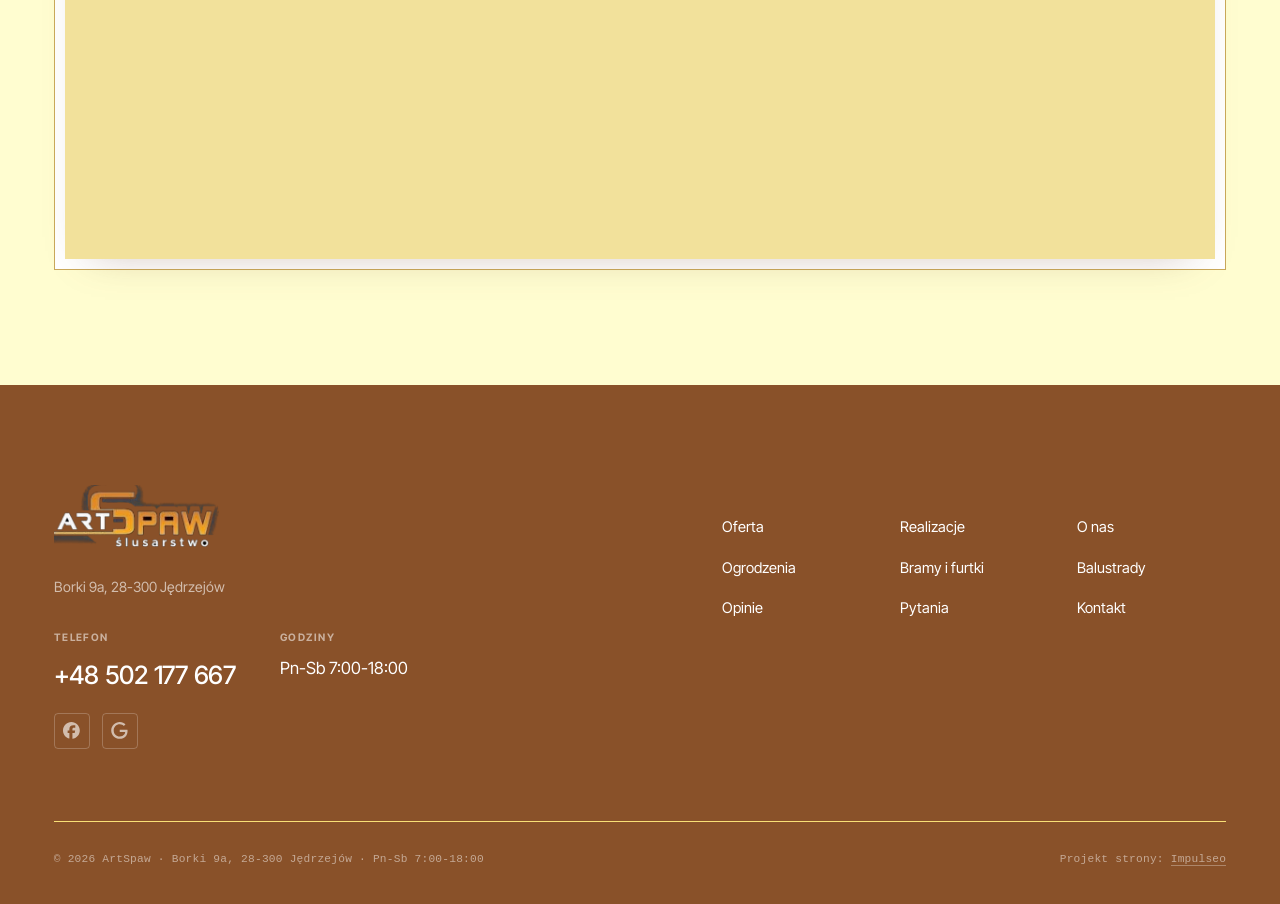
<file: kontakt.html>
<!DOCTYPE html>
<html lang="pl">
<head>
<meta charset="UTF-8">
<meta name="viewport" content="width=device-width, initial-scale=1.0">
<title>Kontakt - ArtSpaw</title>
<meta name="description" content="Kontakt ArtSpaw - Borki 9a, 28-300 Jędrzejów">
<link rel="canonical" href="https://kris20032.github.io/artspaw/kontakt.html">
<meta name="robots" content="noindex, nofollow">
<meta property="og:type" content="website">
<meta property="og:locale" content="pl_PL">
<meta property="og:site_name" content="ArtSpaw">
<meta property="og:title" content="Kontakt - ArtSpaw">
<meta property="og:description" content="Kontakt ArtSpaw - Borki 9a, 28-300 Jędrzejów">
<meta property="og:url" content="https://kris20032.github.io/artspaw/kontakt.html">
<meta property="og:image" content="https://kris20032.github.io/artspaw/img/og.jpg">
<meta property="og:image:width" content="1200">
<meta property="og:image:height" content="630">
<meta name="twitter:card" content="summary_large_image">
<link rel="preconnect" href="https://fonts.googleapis.com">
<link rel="preconnect" href="https://fonts.gstatic.com" crossorigin>
<link href="https://fonts.googleapis.com/css2?family=Inter+Tight:wght@400;500;600;700&amp;family=Newsreader:ital,opsz,wght@0,6..72,400..600;1,6..72,500..800&amp;display=swap" rel="stylesheet">
<link rel="stylesheet" href="assets/styles.css?v=20261117">
<meta name="theme-color" content="#895129">
</head>
<body class="sub">

<a class="skip" href="#tresc">Przejdź do treści</a>
<header class="nav">
  <div class="nav-inner">
    <a class="brand" href="index.html" aria-label="ArtSpaw - strona główna"><img class="brand-logo" src="img/logo-znak.png" alt="ArtSpaw ślusarstwo" width="702" height="264" decoding="async"></a>
    <nav class="nav-links" aria-label="Menu"><a href="oferta.html">Oferta</a><a href="realizacje.html">Realizacje</a><a href="o-nas.html">O&nbsp;nas</a><a href="kontakt.html" aria-current="page">Kontakt</a><a class="pill nl-cta" href="kontakt.html">Zapytaj o&nbsp;wycenę</a></nav>
    <div class="nav-cta"><a class="pill" href="kontakt.html">Zapytaj o&nbsp;wycenę</a><a class="tel-txt" href="tel:+48502177667">+48 502 177 667</a></div>
    <button class="nav-toggle" aria-label="Menu" aria-expanded="false"><span></span><span></span><span></span></button>
  </div>
</header>

<main id="tresc">
<section class="pagehead">
  <img src="img/g7.jpg" alt="Stalowa brama wejściowa w ogrodzeniu posesji" width="1880" height="1253" decoding="async" fetchpriority="high">
  <div class="wrap">
    <div class="crumbs"><a href="index.html">Start</a> / Kontakt</div>
    <span class="eyebrow">Kontakt</span>
    <h1>Zapytaj o&nbsp;wycenę</h1>
    <p>Odpowiemy na pytania i&nbsp;przygotujemy wycenę. Najszybciej telefonicznie.</p>
  </div>
</section>
<section class="about">
  <div class="wrap contact-grid">
    <div class="reveal">
      <span class="eyebrow">Dane kontaktowe</span>
      <h2 style="margin-top:18px">ArtSpaw</h2>
      <div class="info-list">
        <div class="info-row"><span class="lbl">Telefon</span><a class="val" href="tel:+48502177667">+48 502 177 667</a></div>
        <div class="info-row"><span class="lbl">Adres</span><span class="val">Borki 9a, 28-300 Jędrzejów</span></div>
        <div class="info-row"><span class="lbl">Godziny</span><span class="val">Pn-Sb 7:00-18:00, niedziela nieczynne</span></div>
        <div class="info-row"><span class="lbl">Facebook</span><a class="val" href="https://www.facebook.com/profile.php?id=100057158002559" target="_blank" rel="noopener">ArtSpaw na Facebooku</a></div>
      </div>
    </div>
    <div class="call-card reveal">
      <span class="eyebrow light">Najszybciej</span>
      <h2 style="margin-top:16px">Zadzwoń i&nbsp;opisz pomysł</h2>
      <p>Powiedz, co chcesz ogrodzić albo zabezpieczyć, a&nbsp;my powiemy, co i&nbsp;jak. Bez zobowiązań.</p>
      <a class="tel-big" href="tel:+48502177667">+48 502 177 667</a>
      <a href="tel:+48502177667" class="btn btn-accent"><svg width="16" height="16" viewBox="0 0 24 24" fill="none" aria-hidden="true"><path d="M6.6 10.8a15.5 15.5 0 0 0 6.6 6.6l2.2-2.2a1 1 0 0 1 1-.24 11.4 11.4 0 0 0 3.6.58 1 1 0 0 1 1 1V20a1 1 0 0 1-1 1A17 17 0 0 1 3 4a1 1 0 0 1 1-1h3.5a1 1 0 0 1 1 1c0 1.25.2 2.46.58 3.6a1 1 0 0 1-.25 1l-2.23 2.2Z" fill="currentColor"/></svg> Zadzwoń teraz</a>
    </div>
  </div>
</section>

<section class="area" style="padding-top:clamp(56px,7vw,96px)">
  <div class="wrap">
    <div class="head-split" style="margin-bottom:clamp(28px,4vw,48px)">
      <div class="reveal">
        <span class="eyebrow">Dojazd</span>
        <h2>Jak do nas trafić</h2>
      </div>
      <div class="side reveal"><p>Borki 9a, 28-300 Jędrzejów. Warsztat czynny od poniedziałku do soboty, 7:00-18:00.</p><a class="link-line" href="https://maps.google.com/?cid=16352842081063497960&amp;g_mp=Cidnb29nbGUubWFwcy5wbGFjZXMudjEuUGxhY2VzLlNlYXJjaFRleHQQAhgEIAA" target="_blank" rel="noopener">Otwórz w&nbsp;Mapach Google <span class="arr" aria-hidden="true">→</span></a></div>
    </div>
    <div class="map-card reveal">
      <iframe class="map map-wide" title="ArtSpaw - Jędrzejów" src="https://maps.google.com/maps?q=50.6269528%2C20.3491511&amp;z=15&amp;output=embed" loading="lazy" referrerpolicy="no-referrer-when-downgrade"></iframe>
    </div>
  </div>
</section>
</main>

<footer>
  <div class="wrap">
    <div class="foot-grid">
      <div>
        <a href="index.html" aria-label="ArtSpaw - strona główna"><img class="foot-logo" src="img/logo-znak.png" alt="ArtSpaw ślusarstwo" width="702" height="264" loading="lazy" decoding="async"></a>
        <p class="foot-addr">Borki 9a, 28-300 Jędrzejów</p>
        <div class="foot-tels">
          <div><span class="lbl">Telefon</span><a href="tel:+48502177667">+48 502 177 667</a></div>
          <div><span class="lbl">Godziny</span><span class="val">Pn-Sb 7:00-18:00</span></div>
        </div>
        <div class="foot-soc">
          <a class="soc" href="https://www.facebook.com/profile.php?id=100057158002559" target="_blank" rel="noopener" aria-label="Facebook - ArtSpaw"><svg viewBox="0 0 24 24" aria-hidden="true" focusable="false"><path d="M9.101 23.691v-7.98H6.627v-3.667h2.474v-1.58c0-4.085 1.848-5.978 5.858-5.978.401 0 .955.042 1.468.103a8.68 8.68 0 0 1 1.141.195v3.325a8.623 8.623 0 0 0-.653-.036 26.805 26.805 0 0 0-.733-.009c-.707 0-1.259.096-1.675.309a1.686 1.686 0 0 0-.679.622c-.258.42-.374.995-.374 1.752v1.297h3.919l-.386 2.103-.287 1.564h-3.246v8.245C19.396 23.238 24 18.179 24 12.044c0-6.627-5.373-12-12-12s-12 5.373-12 12c0 5.628 3.874 10.35 9.101 11.647Z" fill="currentColor"/></svg></a>
          <a class="soc" href="https://maps.google.com/?cid=16352842081063497960&amp;g_mp=Cidnb29nbGUubWFwcy5wbGFjZXMudjEuUGxhY2VzLlNlYXJjaFRleHQQAhgEIAA" target="_blank" rel="noopener" aria-label="Google - ArtSpaw"><svg viewBox="0 0 24 24" aria-hidden="true" focusable="false"><path d="M12.48 10.92v3.28h7.84c-.24 1.84-.853 3.187-1.787 4.133-1.147 1.147-2.933 2.4-6.053 2.4-4.827 0-8.6-3.893-8.6-8.72s3.773-8.72 8.6-8.72c2.6 0 4.507 1.027 5.907 2.347l2.307-2.307C18.747 1.44 16.133 0 12.48 0 5.867 0 .307 5.387.307 12s5.56 12 12.173 12c3.573 0 6.267-1.173 8.373-3.36 2.16-2.16 2.84-5.213 2.84-7.667 0-.76-.053-1.467-.173-2.053H12.48z" fill="currentColor"/></svg></a>
        </div>
      </div>
      <nav class="foot-nav" aria-label="Stopka">
        <a href="oferta.html">Oferta</a>
        <a href="realizacje.html">Realizacje</a>
        <a href="o-nas.html">O&nbsp;nas</a>
        <a href="oferta.html#ogrodzenia">Ogrodzenia</a>
        <a href="oferta.html#bramy">Bramy i&nbsp;furtki</a>
        <a href="oferta.html#balustrady">Balustrady</a>
        <a href="index.html#opinie">Opinie</a>
        <a href="index.html#pytania">Pytania</a>
        <a href="kontakt.html">Kontakt</a>
      </nav>
    </div>
    <div class="foot-bot">
      <span>© 2026 ArtSpaw · Borki 9a, 28-300 Jędrzejów · Pn-Sb 7:00-18:00</span>
      <span>Projekt strony: <a class="foot-credit" href="https://impulseo.pl" target="_blank" rel="noopener">Impulseo</a></span>
    </div>
  </div>
</footer>
<div class="sticky-call"><a class="sc-call" href="tel:+48502177667"><svg width="16" height="16" viewBox="0 0 24 24" fill="none" aria-hidden="true"><path d="M6.6 10.8a15.5 15.5 0 0 0 6.6 6.6l2.2-2.2a1 1 0 0 1 1-.24 11.4 11.4 0 0 0 3.6.58 1 1 0 0 1 1 1V20a1 1 0 0 1-1 1A17 17 0 0 1 3 4a1 1 0 0 1 1-1h3.5a1 1 0 0 1 1 1c0 1.25.2 2.46.58 3.6a1 1 0 0 1-.25 1l-2.23 2.2Z" fill="currentColor"/></svg> Zadzwoń</a><a class="sc-quote" href="kontakt.html">Zapytaj o&nbsp;wycenę</a></div>
<div class="demo-wazne" data-do="2026-11-23" data-cykl="3" hidden><svg class="dw-ico" width="13" height="13" viewBox="0 0 24 24" fill="none" aria-hidden="true"><circle cx="12" cy="12" r="8.6" stroke="currentColor" stroke-width="1.8"/><path d="M12 7.2V12l3.3 2" stroke="currentColor" stroke-width="1.8" stroke-linecap="round"/></svg><span class="dw-txt"></span></div>

<script src="assets/main.js?v=20261117"></script>
</body>
</html>
</file>
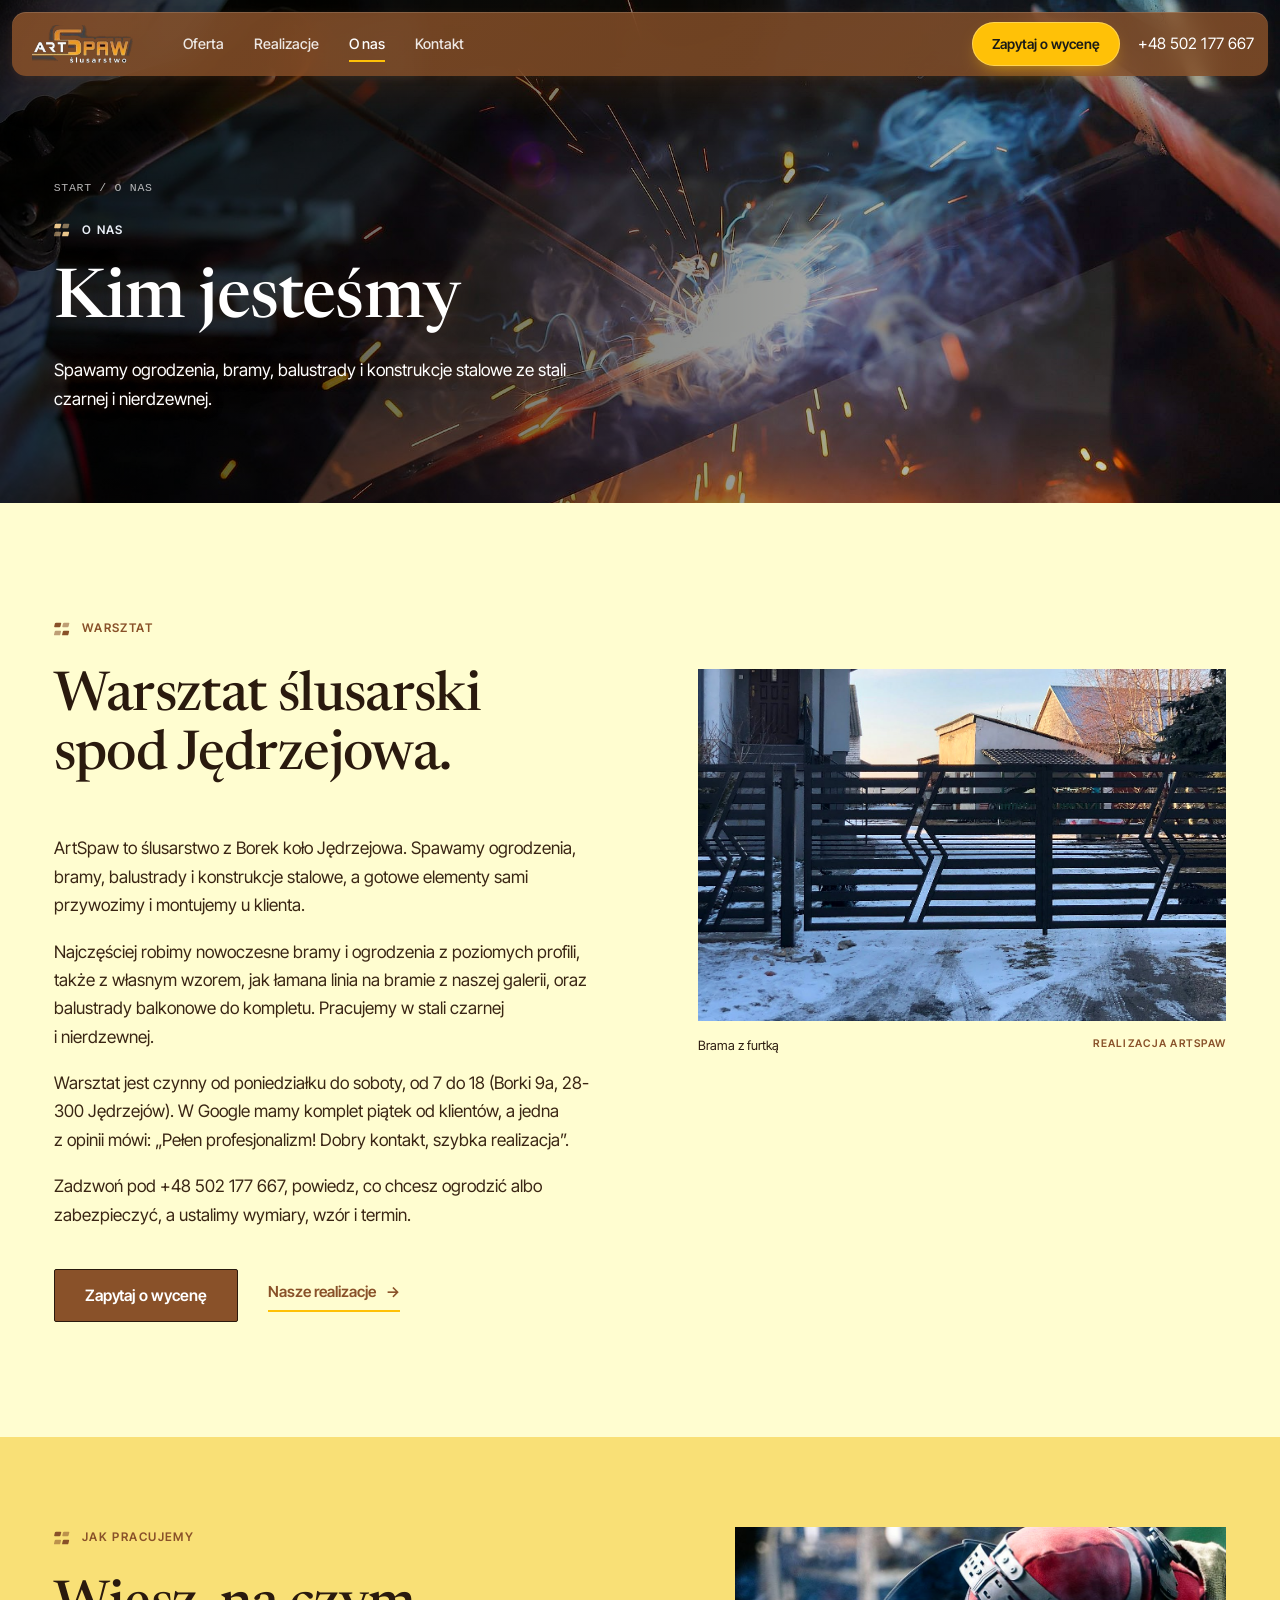
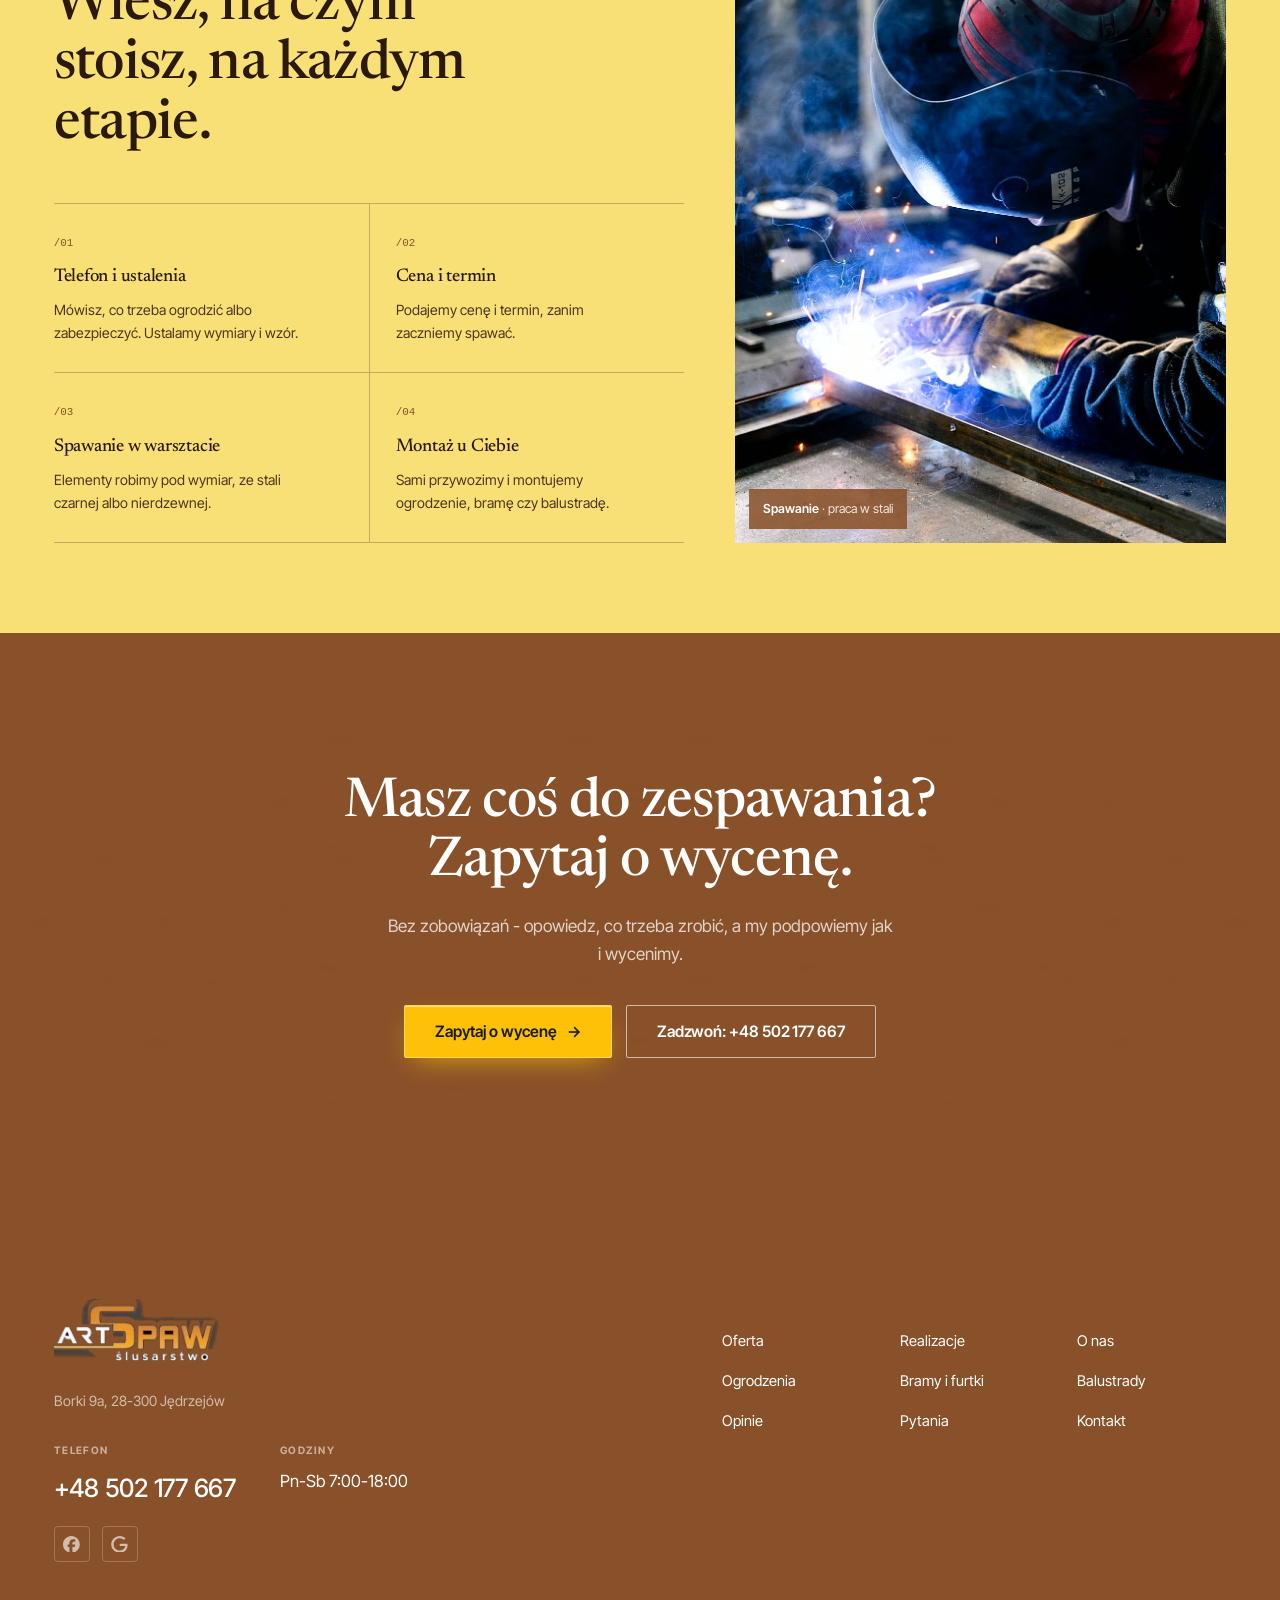
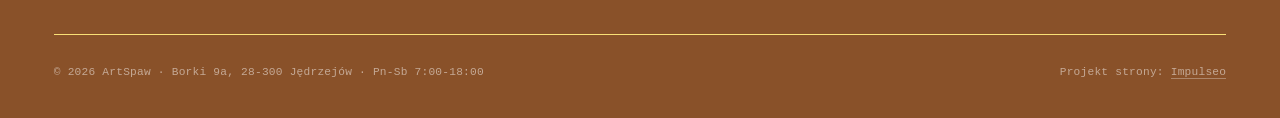
<file: o-nas.html>
<!DOCTYPE html>
<html lang="pl">
<head>
<meta charset="UTF-8">
<meta name="viewport" content="width=device-width, initial-scale=1.0">
<title>O nas - ArtSpaw</title>
<meta name="description" content="ArtSpaw - ślusarstwo spod Jędrzejowa. Ogrodzenia, bramy, furtki, balustrady i konstrukcje stalowe ze stali czarnej i nierdzewnej, z montażem. Pn-Sb 7-18, tel. 502 177 667.">
<link rel="canonical" href="https://kris20032.github.io/artspaw/o-nas.html">
<meta name="robots" content="noindex, nofollow">
<meta property="og:type" content="website">
<meta property="og:locale" content="pl_PL">
<meta property="og:site_name" content="ArtSpaw">
<meta property="og:title" content="O nas - ArtSpaw">
<meta property="og:description" content="ArtSpaw - ślusarstwo spod Jędrzejowa. Ogrodzenia, bramy, furtki, balustrady i konstrukcje stalowe ze stali czarnej i nierdzewnej, z montażem. Pn-Sb 7-18, tel. 502 177 667.">
<meta property="og:url" content="https://kris20032.github.io/artspaw/o-nas.html">
<meta property="og:image" content="https://kris20032.github.io/artspaw/img/og.jpg">
<meta property="og:image:width" content="1200">
<meta property="og:image:height" content="630">
<meta name="twitter:card" content="summary_large_image">
<link rel="preconnect" href="https://fonts.googleapis.com">
<link rel="preconnect" href="https://fonts.gstatic.com" crossorigin>
<link href="https://fonts.googleapis.com/css2?family=Inter+Tight:wght@400;500;600;700&amp;family=Newsreader:ital,opsz,wght@0,6..72,400..600;1,6..72,500..800&amp;display=swap" rel="stylesheet">
<link rel="stylesheet" href="assets/styles.css?v=20261117">
<meta name="theme-color" content="#895129">
</head>
<body class="sub">

<a class="skip" href="#tresc">Przejdź do treści</a>
<header class="nav">
  <div class="nav-inner">
    <a class="brand" href="index.html" aria-label="ArtSpaw - strona główna"><img class="brand-logo" src="img/logo-znak.png" alt="ArtSpaw ślusarstwo" width="702" height="264" decoding="async"></a>
    <nav class="nav-links" aria-label="Menu"><a href="oferta.html">Oferta</a><a href="realizacje.html">Realizacje</a><a href="o-nas.html" aria-current="page">O&nbsp;nas</a><a href="kontakt.html">Kontakt</a><a class="pill nl-cta" href="kontakt.html">Zapytaj o&nbsp;wycenę</a></nav>
    <div class="nav-cta"><a class="pill" href="kontakt.html">Zapytaj o&nbsp;wycenę</a><a class="tel-txt" href="tel:+48502177667">+48 502 177 667</a></div>
    <button class="nav-toggle" aria-label="Menu" aria-expanded="false"><span></span><span></span><span></span></button>
  </div>
</header>

<main id="tresc">
<section class="pagehead">
  <img src="img/g5.jpg" alt="Spawanie stalowego profilu" width="1880" height="1253" decoding="async" fetchpriority="high">
  <div class="wrap">
    <div class="crumbs"><a href="index.html">Start</a> / O&nbsp;nas</div>
    <span class="eyebrow">O&nbsp;nas</span>
    <h1>Kim jesteśmy</h1>
    <p>Spawamy ogrodzenia, bramy, balustrady i&nbsp;konstrukcje stalowe ze stali czarnej i&nbsp;nierdzewnej.</p>
  </div>
</section>
<section class="about">
  <div class="wrap about-grid">
    <div class="about-copy reveal">
      <span class="eyebrow">Warsztat</span>
      <h2>Warsztat ślusarski spod Jędrzejowa.</h2>
      <div class="txt">
        <p>ArtSpaw to ślusarstwo z&nbsp;Borek koło Jędrzejowa. Spawamy ogrodzenia, bramy, balustrady i&nbsp;konstrukcje stalowe, a&nbsp;gotowe elementy sami przywozimy i&nbsp;montujemy u&nbsp;klienta.</p>
        <p>Najczęściej robimy nowoczesne bramy i&nbsp;ogrodzenia z&nbsp;poziomych profili, także z&nbsp;własnym wzorem, jak łamana linia na bramie z&nbsp;naszej galerii, oraz balustrady balkonowe do kompletu. Pracujemy w&nbsp;stali czarnej i&nbsp;nierdzewnej.</p>
        <p>Warsztat jest czynny od poniedziałku do soboty, od 7 do 18 (Borki 9a, 28-300 Jędrzejów). W&nbsp;Google mamy komplet piątek od klientów, a&nbsp;jedna z&nbsp;opinii mówi: „Pełen profesjonalizm! Dobry kontakt, szybka realizacja”.</p>
        <p>Zadzwoń pod <a href="tel:+48502177667">+48 502 177 667</a>, powiedz, co chcesz ogrodzić albo zabezpieczyć, a&nbsp;ustalimy wymiary, wzór i&nbsp;termin.</p>
      </div>
      <div class="about-actions">
        <a href="kontakt.html" class="btn btn-dark">Zapytaj o&nbsp;wycenę</a>
        <a href="realizacje.html" class="link-line">Nasze realizacje <span class="arr" aria-hidden="true">→</span></a>
      </div>
    </div>
    <figure class="fig reveal">
      <div class="ph"><img src="img/g1.jpg" alt="Brama wjazdowa z furtką z poziomych profili - realizacja ArtSpaw" width="1600" height="855" decoding="async"></div>
      <figcaption><span>Brama z&nbsp;furtką</span><span class="r">Realizacja ArtSpaw</span></figcaption>
    </figure>
  </div>
</section>

<section class="why">
  <div class="wrap why-grid">
    <div class="why-copy">
      <div class="reveal">
        <span class="eyebrow">Jak pracujemy</span>
        <h2>Wiesz, na czym stoisz, na każdym etapie.</h2>
      </div>
      <div class="why-list reveal">
        <div class="why-item"><span class="n">/01</span><h3>Telefon i&nbsp;ustalenia</h3><p>Mówisz, co trzeba ogrodzić albo zabezpieczyć. Ustalamy wymiary i&nbsp;wzór.</p></div>
        <div class="why-item"><span class="n">/02</span><h3>Cena i&nbsp;termin</h3><p>Podajemy cenę i&nbsp;termin, zanim zaczniemy spawać.</p></div>
        <div class="why-item"><span class="n">/03</span><h3>Spawanie w&nbsp;warsztacie</h3><p>Elementy robimy pod wymiar, ze stali czarnej albo nierdzewnej.</p></div>
        <div class="why-item"><span class="n">/04</span><h3>Montaż u&nbsp;Ciebie</h3><p>Sami przywozimy i&nbsp;montujemy ogrodzenie, bramę czy balustradę.</p></div>
      </div>
    </div>
    <div class="why-photo reveal">
      <img src="img/g12.jpg" alt="Spawacz w masce spawa stalowy element na stole" loading="lazy" width="1880" height="1253" decoding="async">
      <span class="cap">Spawanie <span>· praca w&nbsp;stali</span></span>
    </div>
  </div>
</section>

<section class="cta">
  <div class="wrap">
    <h2 class="reveal">Masz coś do zespawania? Zapytaj o&nbsp;wycenę.</h2>
    <p class="reveal">Bez zobowiązań - opowiedz, co trzeba zrobić, a&nbsp;my podpowiemy jak i&nbsp;wycenimy.</p>
    <div class="cta-actions reveal">
      <a href="kontakt.html" class="btn btn-accent">Zapytaj o&nbsp;wycenę <span class="arr" aria-hidden="true">→</span></a>
      <a href="tel:+48502177667" class="btn btn-ghost">Zadzwoń: +48 502 177 667</a>
    </div>
  </div>
</section>
</main>

<footer>
  <div class="wrap">
    <div class="foot-grid">
      <div>
        <a href="index.html" aria-label="ArtSpaw - strona główna"><img class="foot-logo" src="img/logo-znak.png" alt="ArtSpaw ślusarstwo" width="702" height="264" loading="lazy" decoding="async"></a>
        <p class="foot-addr">Borki 9a, 28-300 Jędrzejów</p>
        <div class="foot-tels">
          <div><span class="lbl">Telefon</span><a href="tel:+48502177667">+48 502 177 667</a></div>
          <div><span class="lbl">Godziny</span><span class="val">Pn-Sb 7:00-18:00</span></div>
        </div>
        <div class="foot-soc">
          <a class="soc" href="https://www.facebook.com/profile.php?id=100057158002559" target="_blank" rel="noopener" aria-label="Facebook - ArtSpaw"><svg viewBox="0 0 24 24" aria-hidden="true" focusable="false"><path d="M9.101 23.691v-7.98H6.627v-3.667h2.474v-1.58c0-4.085 1.848-5.978 5.858-5.978.401 0 .955.042 1.468.103a8.68 8.68 0 0 1 1.141.195v3.325a8.623 8.623 0 0 0-.653-.036 26.805 26.805 0 0 0-.733-.009c-.707 0-1.259.096-1.675.309a1.686 1.686 0 0 0-.679.622c-.258.42-.374.995-.374 1.752v1.297h3.919l-.386 2.103-.287 1.564h-3.246v8.245C19.396 23.238 24 18.179 24 12.044c0-6.627-5.373-12-12-12s-12 5.373-12 12c0 5.628 3.874 10.35 9.101 11.647Z" fill="currentColor"/></svg></a>
          <a class="soc" href="https://maps.google.com/?cid=16352842081063497960&amp;g_mp=Cidnb29nbGUubWFwcy5wbGFjZXMudjEuUGxhY2VzLlNlYXJjaFRleHQQAhgEIAA" target="_blank" rel="noopener" aria-label="Google - ArtSpaw"><svg viewBox="0 0 24 24" aria-hidden="true" focusable="false"><path d="M12.48 10.92v3.28h7.84c-.24 1.84-.853 3.187-1.787 4.133-1.147 1.147-2.933 2.4-6.053 2.4-4.827 0-8.6-3.893-8.6-8.72s3.773-8.72 8.6-8.72c2.6 0 4.507 1.027 5.907 2.347l2.307-2.307C18.747 1.44 16.133 0 12.48 0 5.867 0 .307 5.387.307 12s5.56 12 12.173 12c3.573 0 6.267-1.173 8.373-3.36 2.16-2.16 2.84-5.213 2.84-7.667 0-.76-.053-1.467-.173-2.053H12.48z" fill="currentColor"/></svg></a>
        </div>
      </div>
      <nav class="foot-nav" aria-label="Stopka">
        <a href="oferta.html">Oferta</a>
        <a href="realizacje.html">Realizacje</a>
        <a href="o-nas.html">O&nbsp;nas</a>
        <a href="oferta.html#ogrodzenia">Ogrodzenia</a>
        <a href="oferta.html#bramy">Bramy i&nbsp;furtki</a>
        <a href="oferta.html#balustrady">Balustrady</a>
        <a href="index.html#opinie">Opinie</a>
        <a href="index.html#pytania">Pytania</a>
        <a href="kontakt.html">Kontakt</a>
      </nav>
    </div>
    <div class="foot-bot">
      <span>© 2026 ArtSpaw · Borki 9a, 28-300 Jędrzejów · Pn-Sb 7:00-18:00</span>
      <span>Projekt strony: <a class="foot-credit" href="https://impulseo.pl" target="_blank" rel="noopener">Impulseo</a></span>
    </div>
  </div>
</footer>
<div class="sticky-call"><a class="sc-call" href="tel:+48502177667"><svg width="16" height="16" viewBox="0 0 24 24" fill="none" aria-hidden="true"><path d="M6.6 10.8a15.5 15.5 0 0 0 6.6 6.6l2.2-2.2a1 1 0 0 1 1-.24 11.4 11.4 0 0 0 3.6.58 1 1 0 0 1 1 1V20a1 1 0 0 1-1 1A17 17 0 0 1 3 4a1 1 0 0 1 1-1h3.5a1 1 0 0 1 1 1c0 1.25.2 2.46.58 3.6a1 1 0 0 1-.25 1l-2.23 2.2Z" fill="currentColor"/></svg> Zadzwoń</a><a class="sc-quote" href="kontakt.html">Zapytaj o&nbsp;wycenę</a></div>
<div class="demo-wazne" data-do="2026-11-23" data-cykl="3" hidden><svg class="dw-ico" width="13" height="13" viewBox="0 0 24 24" fill="none" aria-hidden="true"><circle cx="12" cy="12" r="8.6" stroke="currentColor" stroke-width="1.8"/><path d="M12 7.2V12l3.3 2" stroke="currentColor" stroke-width="1.8" stroke-linecap="round"/></svg><span class="dw-txt"></span></div>

<script src="assets/main.js?v=20261117"></script>
</body>
</html>
</file>
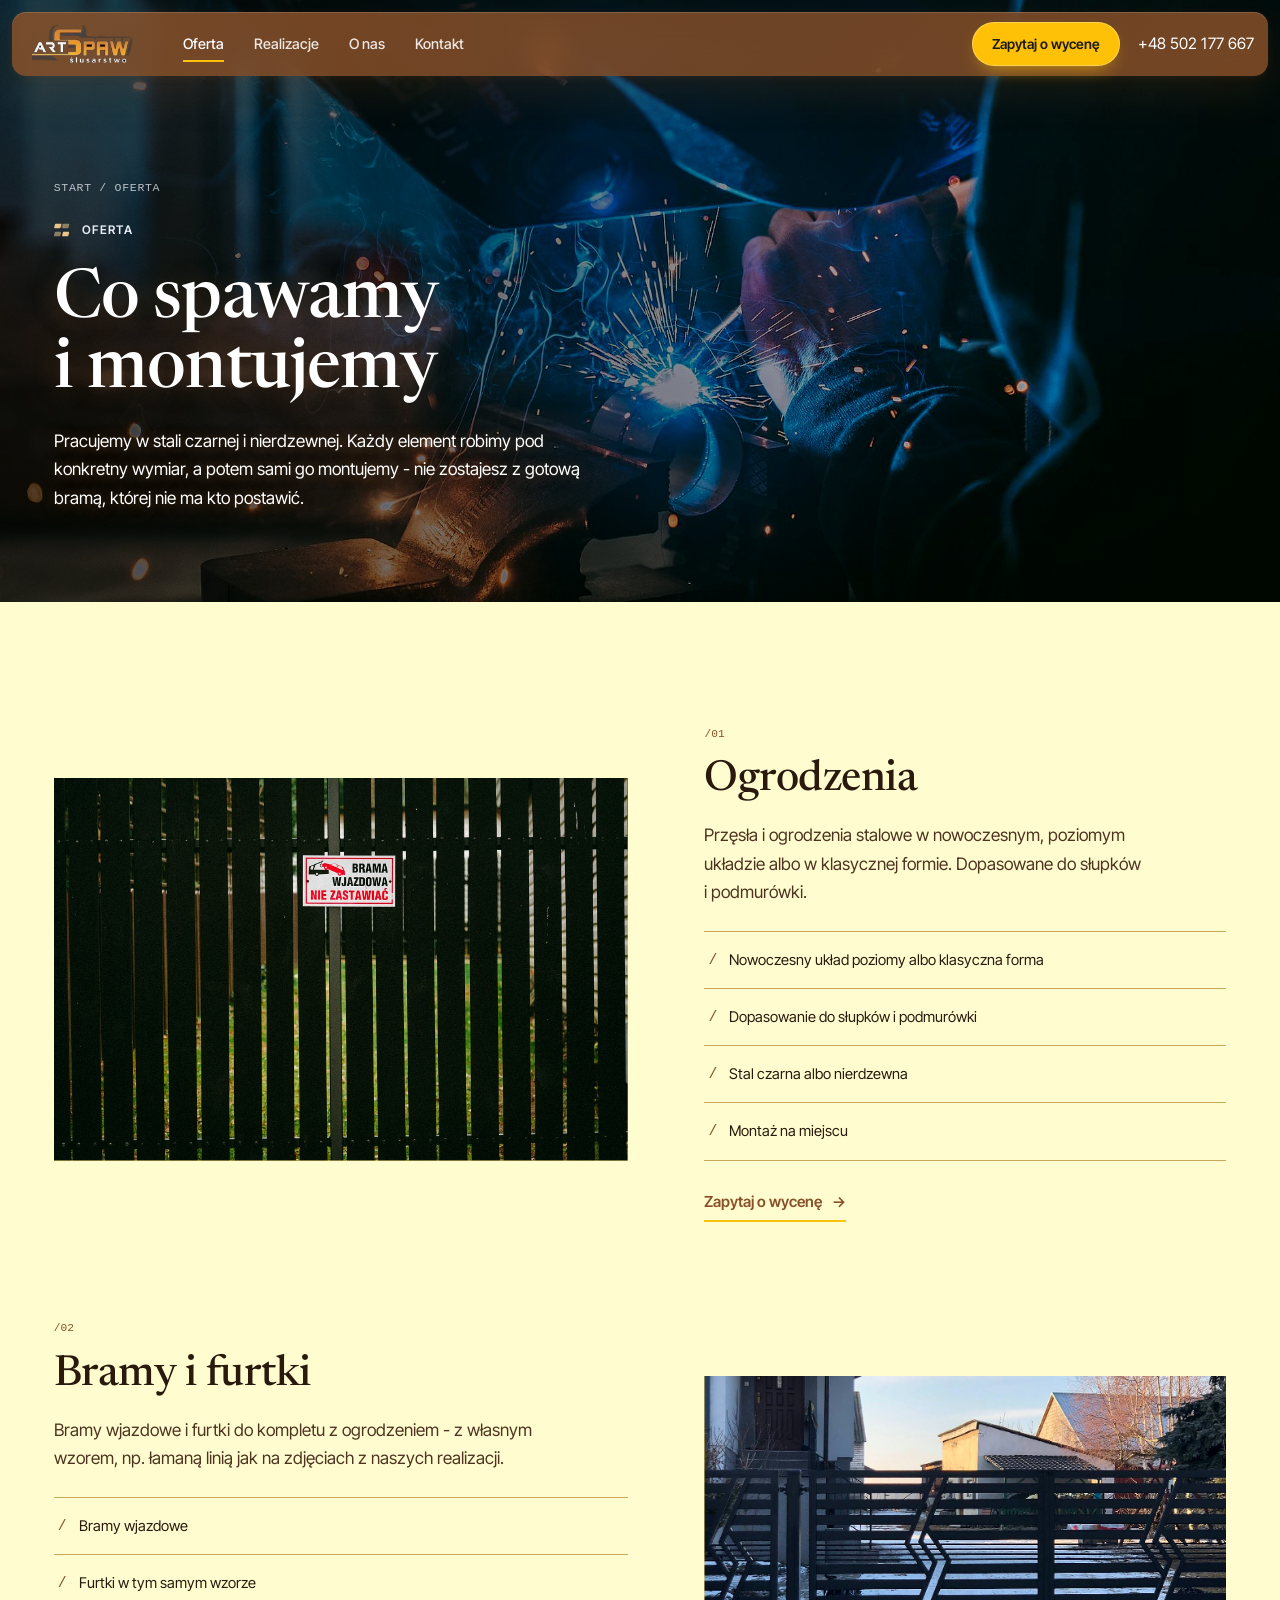
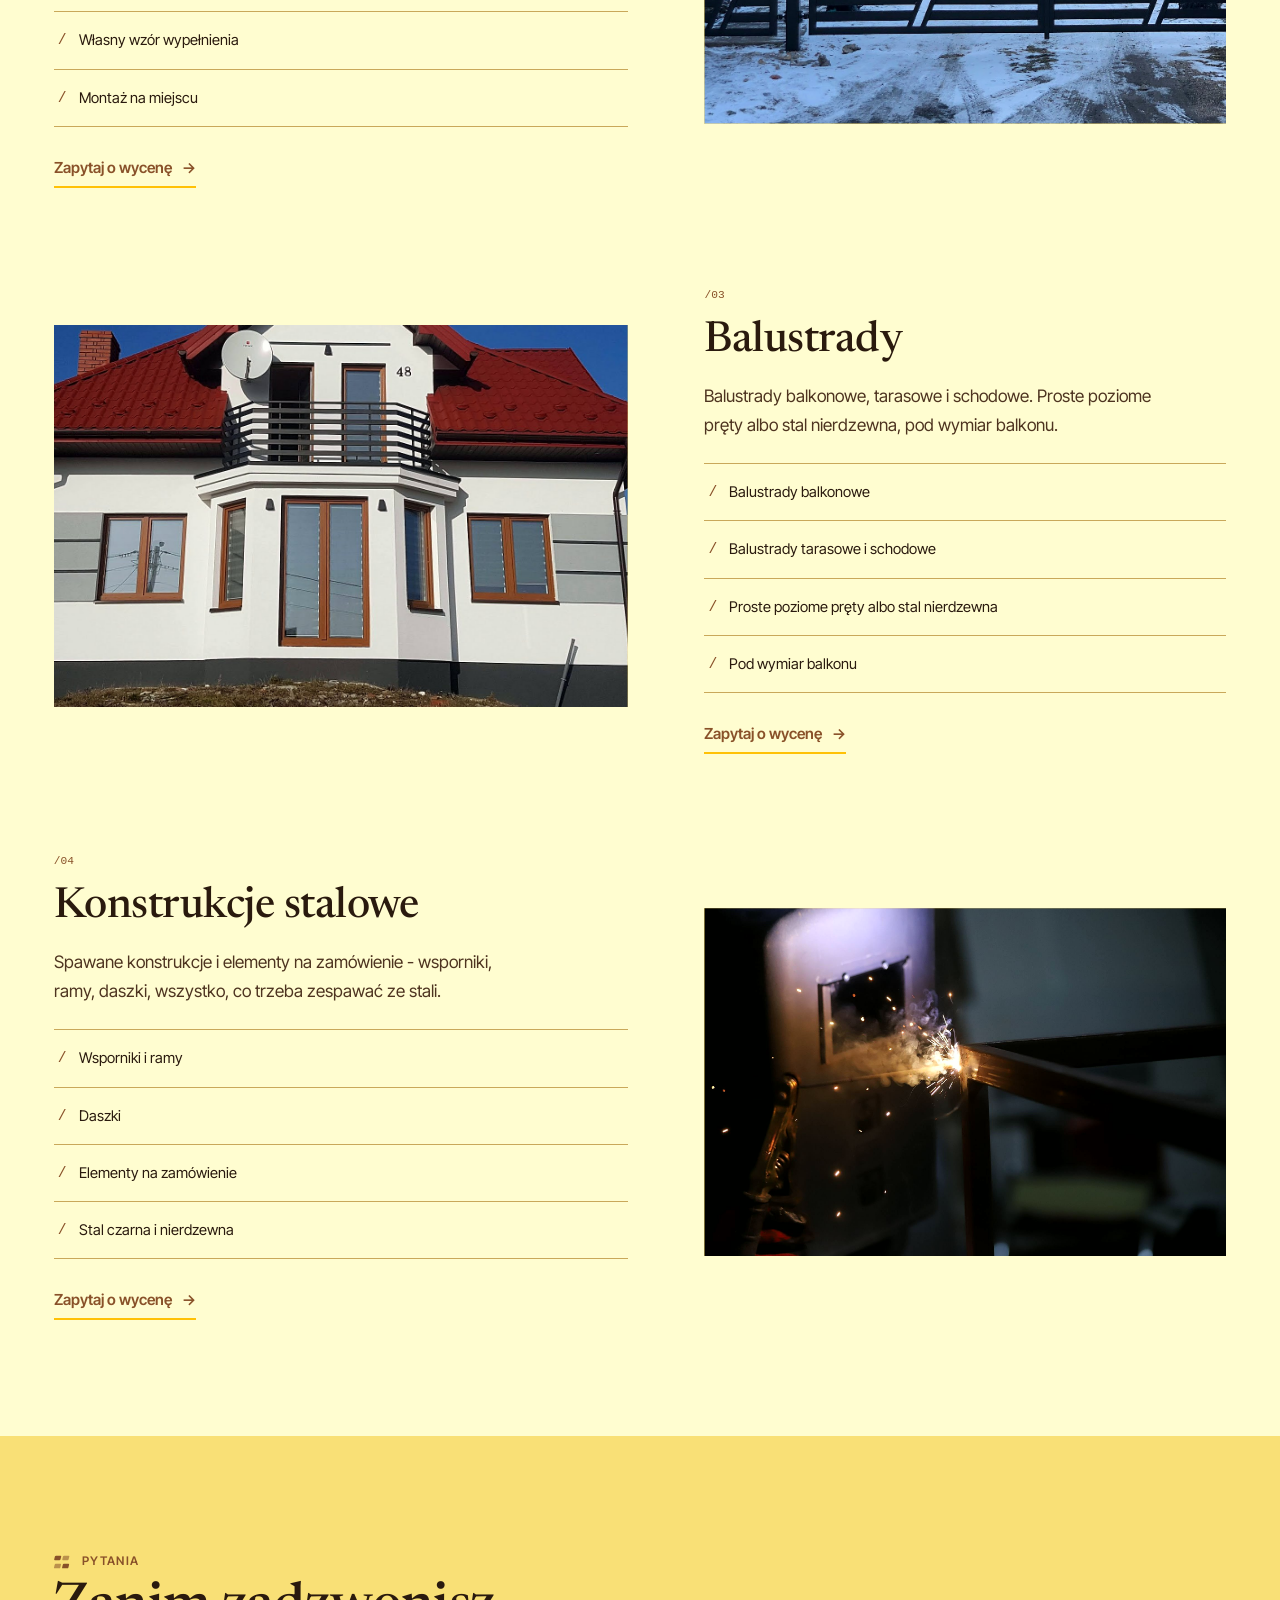
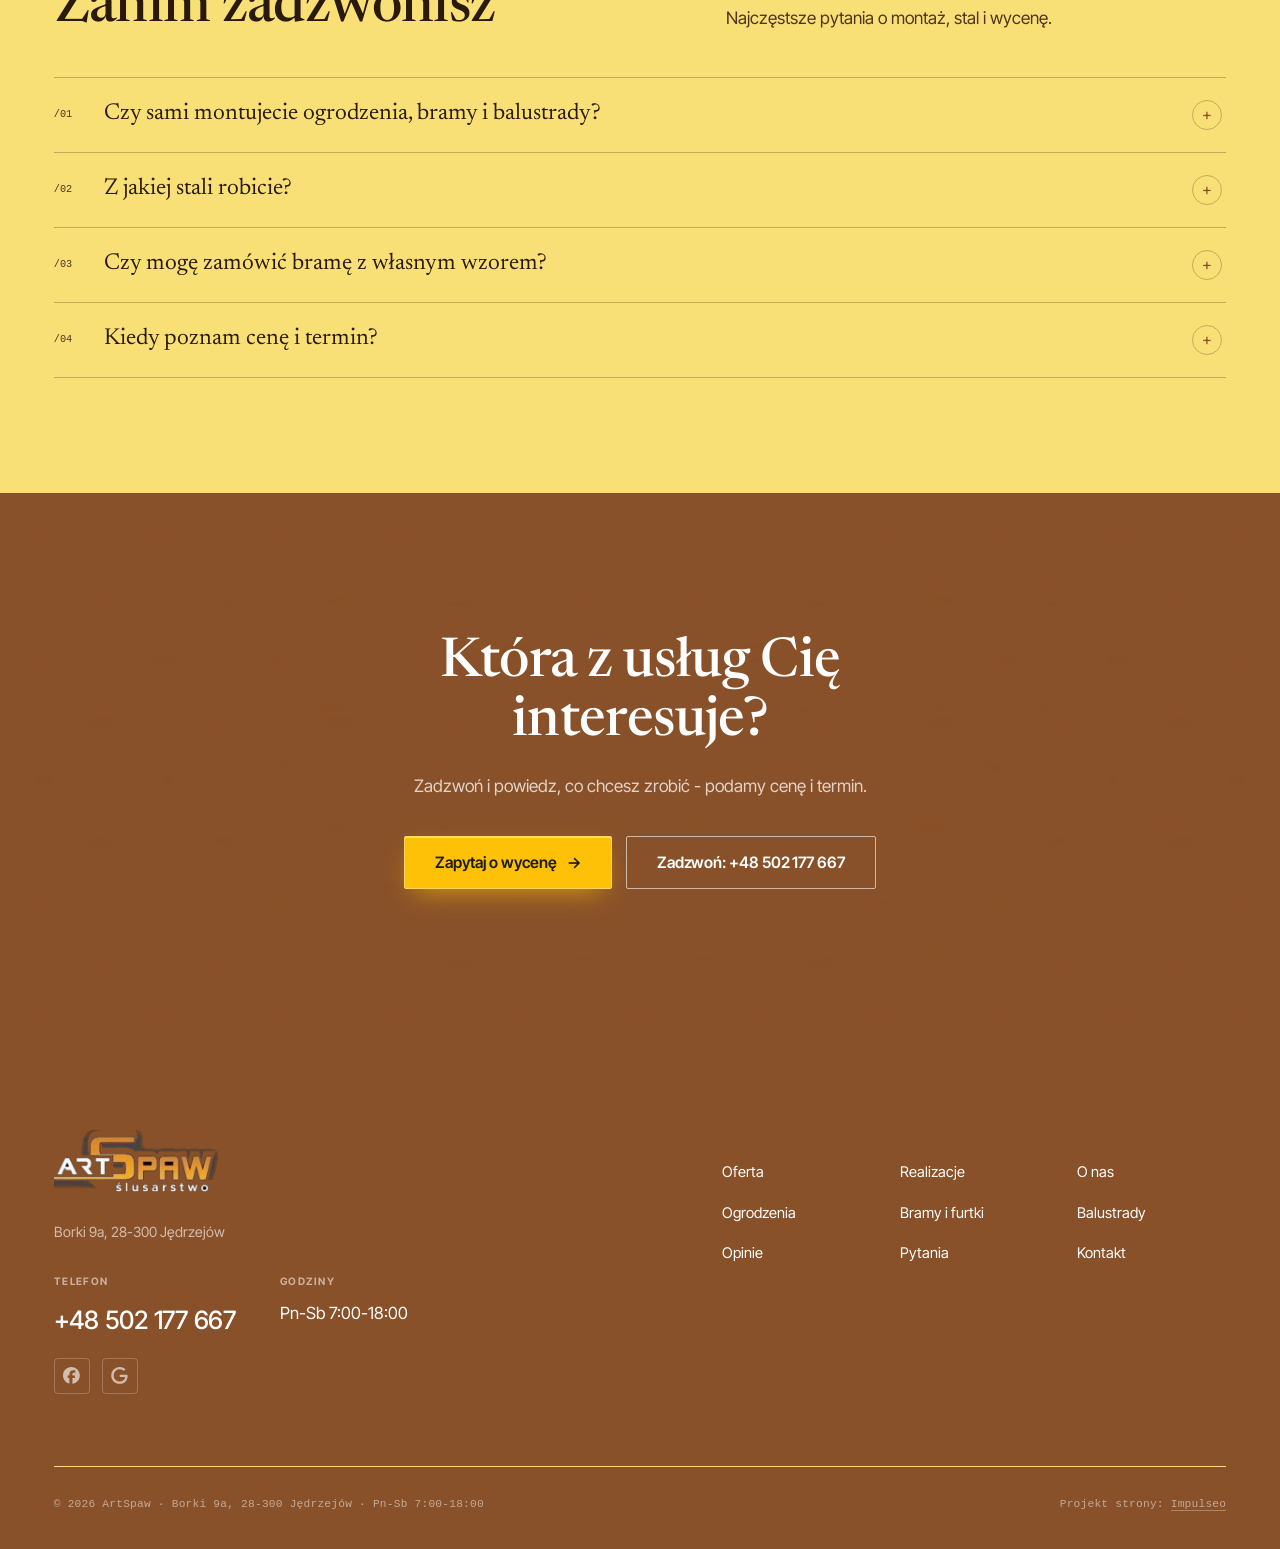
<file: oferta.html>
<!DOCTYPE html>
<html lang="pl">
<head>
<meta charset="UTF-8">
<meta name="viewport" content="width=device-width, initial-scale=1.0">
<title>Oferta - ArtSpaw</title>
<meta name="description" content="ArtSpaw - ślusarstwo spod Jędrzejowa. Ogrodzenia, bramy, furtki, balustrady i konstrukcje stalowe ze stali czarnej i nierdzewnej, z montażem. Pn-Sb 7-18, tel. 502 177 667.">
<link rel="canonical" href="https://kris20032.github.io/artspaw/oferta.html">
<meta name="robots" content="noindex, nofollow">
<meta property="og:type" content="website">
<meta property="og:locale" content="pl_PL">
<meta property="og:site_name" content="ArtSpaw">
<meta property="og:title" content="Oferta - ArtSpaw">
<meta property="og:description" content="ArtSpaw - ślusarstwo spod Jędrzejowa. Ogrodzenia, bramy, furtki, balustrady i konstrukcje stalowe ze stali czarnej i nierdzewnej, z montażem. Pn-Sb 7-18, tel. 502 177 667.">
<meta property="og:url" content="https://kris20032.github.io/artspaw/oferta.html">
<meta property="og:image" content="https://kris20032.github.io/artspaw/img/og.jpg">
<meta property="og:image:width" content="1200">
<meta property="og:image:height" content="630">
<meta name="twitter:card" content="summary_large_image">
<link rel="preconnect" href="https://fonts.googleapis.com">
<link rel="preconnect" href="https://fonts.gstatic.com" crossorigin>
<link href="https://fonts.googleapis.com/css2?family=Inter+Tight:wght@400;500;600;700&amp;family=Newsreader:ital,opsz,wght@0,6..72,400..600;1,6..72,500..800&amp;display=swap" rel="stylesheet">
<link rel="stylesheet" href="assets/styles.css?v=20261117">
<meta name="theme-color" content="#895129">
</head>
<body class="sub">

<a class="skip" href="#tresc">Przejdź do treści</a>
<header class="nav">
  <div class="nav-inner">
    <a class="brand" href="index.html" aria-label="ArtSpaw - strona główna"><img class="brand-logo" src="img/logo-znak.png" alt="ArtSpaw ślusarstwo" width="702" height="264" decoding="async"></a>
    <nav class="nav-links" aria-label="Menu"><a href="oferta.html" aria-current="page">Oferta</a><a href="realizacje.html">Realizacje</a><a href="o-nas.html">O&nbsp;nas</a><a href="kontakt.html">Kontakt</a><a class="pill nl-cta" href="kontakt.html">Zapytaj o&nbsp;wycenę</a></nav>
    <div class="nav-cta"><a class="pill" href="kontakt.html">Zapytaj o&nbsp;wycenę</a><a class="tel-txt" href="tel:+48502177667">+48 502 177 667</a></div>
    <button class="nav-toggle" aria-label="Menu" aria-expanded="false"><span></span><span></span><span></span></button>
  </div>
</header>

<main id="tresc">
<section class="pagehead">
  <img src="img/g11.jpg" alt="Spawacz w masce przy pracy" width="1880" height="1253" decoding="async" fetchpriority="high">
  <div class="wrap">
    <div class="crumbs"><a href="index.html">Start</a> / Oferta</div>
    <span class="eyebrow">Oferta</span>
    <h1>Co spawamy i&nbsp;montujemy</h1>
    <p>Pracujemy w&nbsp;stali czarnej i&nbsp;nierdzewnej. Każdy element robimy pod konkretny wymiar, a&nbsp;potem sami go montujemy - nie zostajesz z&nbsp;gotową bramą, której nie ma kto postawić.</p>
  </div>
</section>
<section class="about">
  <div class="wrap">
    <div class="svc-rows">
      <div class="svc-row reveal" id="ogrodzenia">
        <div class="svc-row-art"><img src="img/g6.jpg" alt="Ogrodzenie z pionowych sztachet" width="1880" height="1253" decoding="async"></div>
        <div>
          <span class="n">/01</span>
          <h2>Ogrodzenia</h2>
          <p>Przęsła i&nbsp;ogrodzenia stalowe w&nbsp;nowoczesnym, poziomym układzie albo w&nbsp;klasycznej formie. Dopasowane do słupków i&nbsp;podmurówki.</p>
          <ul><li>Nowoczesny układ poziomy albo klasyczna forma</li><li>Dopasowanie do słupków i&nbsp;podmurówki</li><li>Stal czarna albo nierdzewna</li><li>Montaż na miejscu</li></ul>
          <a class="link-line" href="kontakt.html">Zapytaj o&nbsp;wycenę <span class="arr" aria-hidden="true">→</span></a>
        </div>
      </div>
      <div class="svc-row rev reveal" id="bramy">
        <div class="svc-row-art"><img src="img/g1.jpg" alt="Brama wjazdowa z furtką z poziomych profili - realizacja ArtSpaw" width="1600" height="855" decoding="async"></div>
        <div>
          <span class="n">/02</span>
          <h2>Bramy i&nbsp;furtki</h2>
          <p>Bramy wjazdowe i&nbsp;furtki do kompletu z&nbsp;ogrodzeniem - z&nbsp;własnym wzorem, np. łamaną linią jak na zdjęciach z&nbsp;naszych realizacji.</p>
          <ul><li>Bramy wjazdowe</li><li>Furtki w&nbsp;tym samym wzorze</li><li>Własny wzór wypełnienia</li><li>Montaż na miejscu</li></ul>
          <a class="link-line" href="kontakt.html">Zapytaj o&nbsp;wycenę <span class="arr" aria-hidden="true">→</span></a>
        </div>
      </div>
      <div class="svc-row reveal" id="balustrady">
        <div class="svc-row-art"><img src="img/g2.jpg" alt="Balustrada balkonu nad wejściem do domu - realizacja ArtSpaw" loading="lazy" width="1600" height="848" decoding="async"></div>
        <div>
          <span class="n">/03</span>
          <h2>Balustrady</h2>
          <p>Balustrady balkonowe, tarasowe i&nbsp;schodowe. Proste poziome pręty albo stal nierdzewna, pod wymiar balkonu.</p>
          <ul><li>Balustrady balkonowe</li><li>Balustrady tarasowe i&nbsp;schodowe</li><li>Proste poziome pręty albo stal nierdzewna</li><li>Pod wymiar balkonu</li></ul>
          <a class="link-line" href="kontakt.html">Zapytaj o&nbsp;wycenę <span class="arr" aria-hidden="true">→</span></a>
        </div>
      </div>
      <div class="svc-row rev reveal" id="konstrukcje">
        <div class="svc-row-art"><img src="img/g8.jpg" alt="Iskry przy spawaniu stali" loading="lazy" width="1880" height="1253" decoding="async"></div>
        <div>
          <span class="n">/04</span>
          <h2>Konstrukcje stalowe</h2>
          <p>Spawane konstrukcje i&nbsp;elementy na zamówienie - wsporniki, ramy, daszki, wszystko, co trzeba zespawać ze stali.</p>
          <ul><li>Wsporniki i&nbsp;ramy</li><li>Daszki</li><li>Elementy na zamówienie</li><li>Stal czarna i&nbsp;nierdzewna</li></ul>
          <a class="link-line" href="kontakt.html">Zapytaj o&nbsp;wycenę <span class="arr" aria-hidden="true">→</span></a>
        </div>
      </div>
    </div>
  </div>
</section>

<section class="faq">
  <div class="wrap">
    <div class="head-split" style="margin-bottom:0">
      <div class="reveal">
        <span class="eyebrow">Pytania</span>
        <h2>Zanim zadzwonisz</h2>
      </div>
      <p class="side reveal">Najczęstsze pytania o&nbsp;montaż, stal i&nbsp;wycenę.</p>
    </div>
    <div class="faq-list reveal">
      <details class="faq-row"><summary><span class="n">/01</span><span class="q">Czy sami montujecie ogrodzenia, bramy i&nbsp;balustrady?</span><span class="pm" aria-hidden="true">+</span></summary><p class="a">Tak. Elementy spawamy w&nbsp;warsztacie pod wymiar, a&nbsp;potem sami je przywozimy i&nbsp;montujemy na miejscu. Nie zostajesz z&nbsp;gotową bramą, której nie ma kto postawić.</p></details>
      <details class="faq-row"><summary><span class="n">/02</span><span class="q">Z&nbsp;jakiej stali robicie?</span><span class="pm" aria-hidden="true">+</span></summary><p class="a">Pracujemy w&nbsp;stali czarnej i&nbsp;nierdzewnej. Przy wycenie podpowiemy, która sprawdzi się w&nbsp;Twoim miejscu.</p></details>
      <details class="faq-row"><summary><span class="n">/03</span><span class="q">Czy mogę zamówić bramę z&nbsp;własnym wzorem?</span><span class="pm" aria-hidden="true">+</span></summary><p class="a">Tak. Robimy nowoczesne bramy i&nbsp;ogrodzenia z&nbsp;poziomych profili, także z&nbsp;własnym wzorem, jak łamana linia na bramie z&nbsp;naszej galerii.</p></details>
      <details class="faq-row"><summary><span class="n">/04</span><span class="q">Kiedy poznam cenę i&nbsp;termin?</span><span class="pm" aria-hidden="true">+</span></summary><p class="a">Po ustaleniu wymiarów i&nbsp;wzoru. Cenę i&nbsp;termin podajemy, zanim zaczniemy spawać, więc od początku wiesz, na czym stoisz.</p></details>
    </div>
  </div>
</section>

<section class="cta">
  <div class="wrap">
    <h2 class="reveal">Która z&nbsp;usług Cię interesuje?</h2>
    <p class="reveal">Zadzwoń i&nbsp;powiedz, co chcesz zrobić - podamy cenę i&nbsp;termin.</p>
    <div class="cta-actions reveal">
      <a href="kontakt.html" class="btn btn-accent">Zapytaj o&nbsp;wycenę <span class="arr" aria-hidden="true">→</span></a>
      <a href="tel:+48502177667" class="btn btn-ghost">Zadzwoń: +48 502 177 667</a>
    </div>
  </div>
</section>
</main>

<footer>
  <div class="wrap">
    <div class="foot-grid">
      <div>
        <a href="index.html" aria-label="ArtSpaw - strona główna"><img class="foot-logo" src="img/logo-znak.png" alt="ArtSpaw ślusarstwo" width="702" height="264" loading="lazy" decoding="async"></a>
        <p class="foot-addr">Borki 9a, 28-300 Jędrzejów</p>
        <div class="foot-tels">
          <div><span class="lbl">Telefon</span><a href="tel:+48502177667">+48 502 177 667</a></div>
          <div><span class="lbl">Godziny</span><span class="val">Pn-Sb 7:00-18:00</span></div>
        </div>
        <div class="foot-soc">
          <a class="soc" href="https://www.facebook.com/profile.php?id=100057158002559" target="_blank" rel="noopener" aria-label="Facebook - ArtSpaw"><svg viewBox="0 0 24 24" aria-hidden="true" focusable="false"><path d="M9.101 23.691v-7.98H6.627v-3.667h2.474v-1.58c0-4.085 1.848-5.978 5.858-5.978.401 0 .955.042 1.468.103a8.68 8.68 0 0 1 1.141.195v3.325a8.623 8.623 0 0 0-.653-.036 26.805 26.805 0 0 0-.733-.009c-.707 0-1.259.096-1.675.309a1.686 1.686 0 0 0-.679.622c-.258.42-.374.995-.374 1.752v1.297h3.919l-.386 2.103-.287 1.564h-3.246v8.245C19.396 23.238 24 18.179 24 12.044c0-6.627-5.373-12-12-12s-12 5.373-12 12c0 5.628 3.874 10.35 9.101 11.647Z" fill="currentColor"/></svg></a>
          <a class="soc" href="https://maps.google.com/?cid=16352842081063497960&amp;g_mp=Cidnb29nbGUubWFwcy5wbGFjZXMudjEuUGxhY2VzLlNlYXJjaFRleHQQAhgEIAA" target="_blank" rel="noopener" aria-label="Google - ArtSpaw"><svg viewBox="0 0 24 24" aria-hidden="true" focusable="false"><path d="M12.48 10.92v3.28h7.84c-.24 1.84-.853 3.187-1.787 4.133-1.147 1.147-2.933 2.4-6.053 2.4-4.827 0-8.6-3.893-8.6-8.72s3.773-8.72 8.6-8.72c2.6 0 4.507 1.027 5.907 2.347l2.307-2.307C18.747 1.44 16.133 0 12.48 0 5.867 0 .307 5.387.307 12s5.56 12 12.173 12c3.573 0 6.267-1.173 8.373-3.36 2.16-2.16 2.84-5.213 2.84-7.667 0-.76-.053-1.467-.173-2.053H12.48z" fill="currentColor"/></svg></a>
        </div>
      </div>
      <nav class="foot-nav" aria-label="Stopka">
        <a href="oferta.html">Oferta</a>
        <a href="realizacje.html">Realizacje</a>
        <a href="o-nas.html">O&nbsp;nas</a>
        <a href="oferta.html#ogrodzenia">Ogrodzenia</a>
        <a href="oferta.html#bramy">Bramy i&nbsp;furtki</a>
        <a href="oferta.html#balustrady">Balustrady</a>
        <a href="index.html#opinie">Opinie</a>
        <a href="index.html#pytania">Pytania</a>
        <a href="kontakt.html">Kontakt</a>
      </nav>
    </div>
    <div class="foot-bot">
      <span>© 2026 ArtSpaw · Borki 9a, 28-300 Jędrzejów · Pn-Sb 7:00-18:00</span>
      <span>Projekt strony: <a class="foot-credit" href="https://impulseo.pl" target="_blank" rel="noopener">Impulseo</a></span>
    </div>
  </div>
</footer>
<div class="sticky-call"><a class="sc-call" href="tel:+48502177667"><svg width="16" height="16" viewBox="0 0 24 24" fill="none" aria-hidden="true"><path d="M6.6 10.8a15.5 15.5 0 0 0 6.6 6.6l2.2-2.2a1 1 0 0 1 1-.24 11.4 11.4 0 0 0 3.6.58 1 1 0 0 1 1 1V20a1 1 0 0 1-1 1A17 17 0 0 1 3 4a1 1 0 0 1 1-1h3.5a1 1 0 0 1 1 1c0 1.25.2 2.46.58 3.6a1 1 0 0 1-.25 1l-2.23 2.2Z" fill="currentColor"/></svg> Zadzwoń</a><a class="sc-quote" href="kontakt.html">Zapytaj o&nbsp;wycenę</a></div>
<div class="demo-wazne" data-do="2026-11-23" data-cykl="3" hidden><svg class="dw-ico" width="13" height="13" viewBox="0 0 24 24" fill="none" aria-hidden="true"><circle cx="12" cy="12" r="8.6" stroke="currentColor" stroke-width="1.8"/><path d="M12 7.2V12l3.3 2" stroke="currentColor" stroke-width="1.8" stroke-linecap="round"/></svg><span class="dw-txt"></span></div>

<script src="assets/main.js?v=20261117"></script>
</body>
</html>
</file>
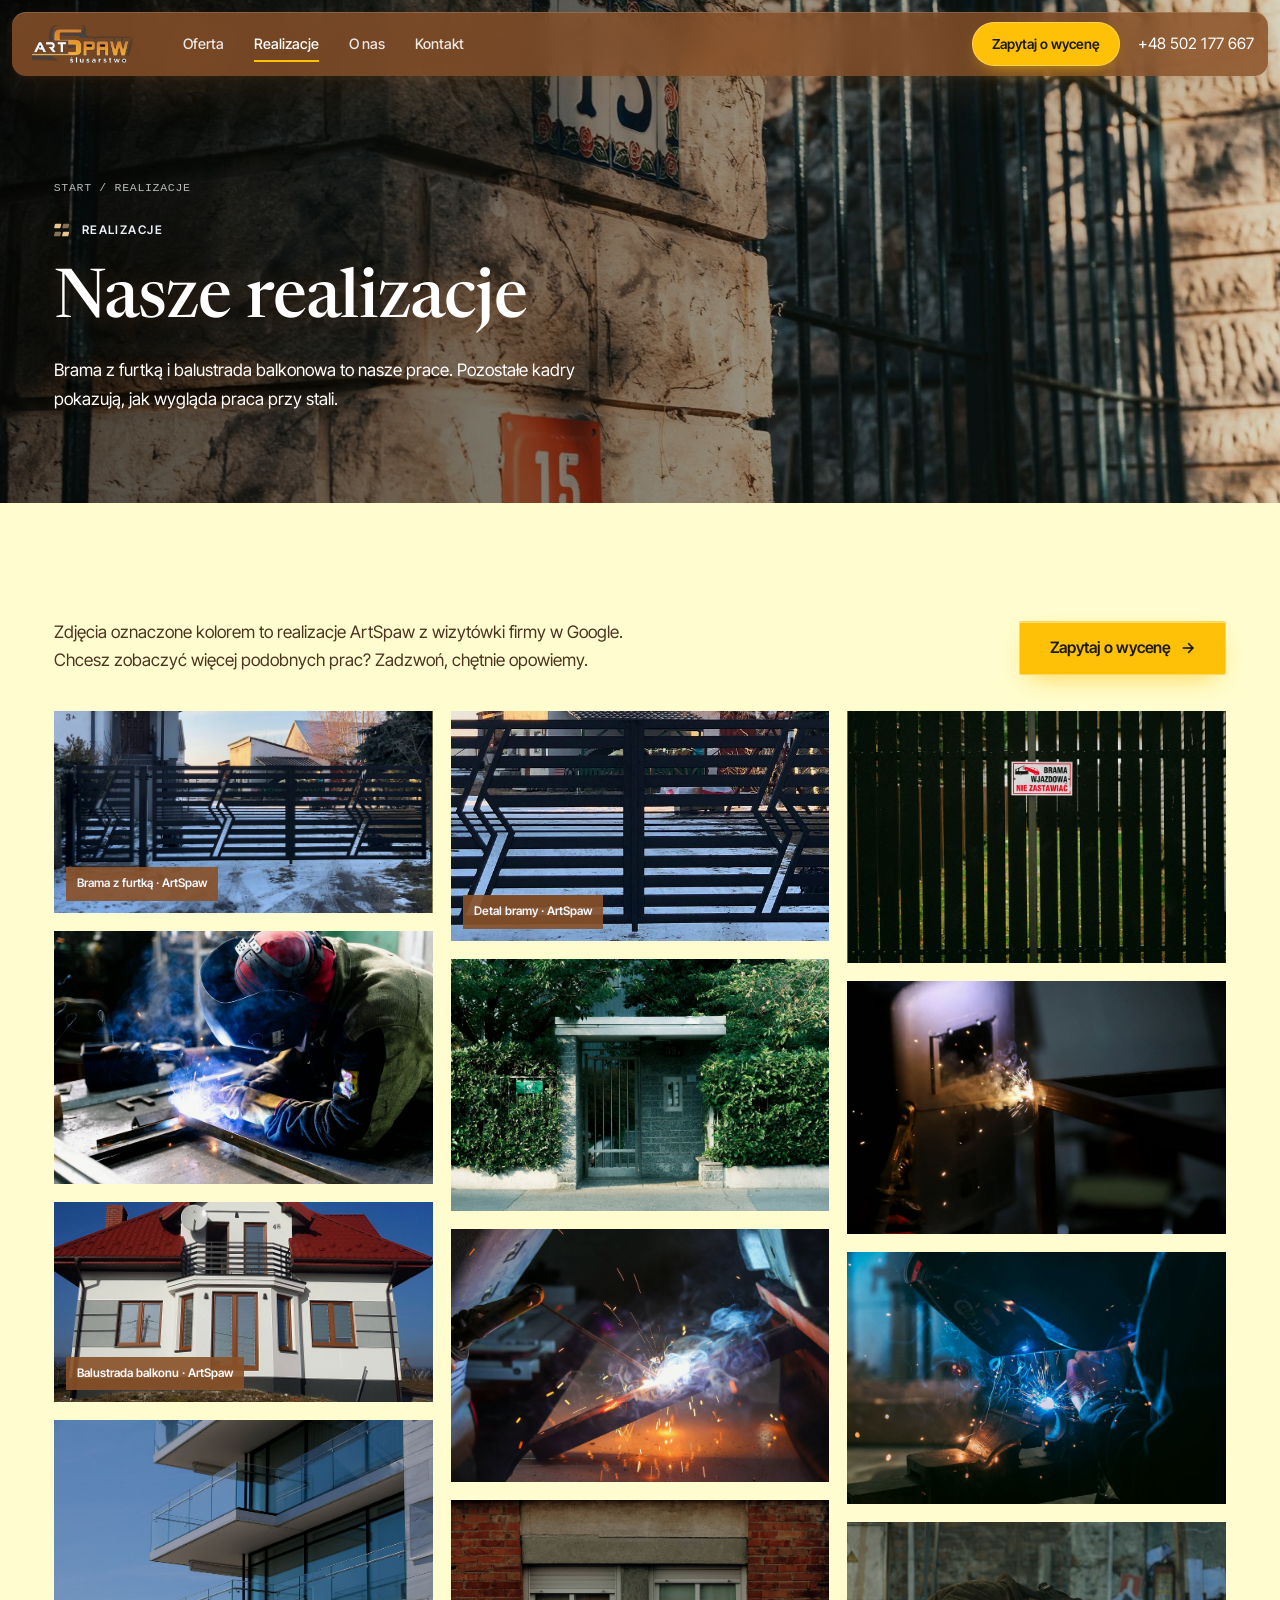
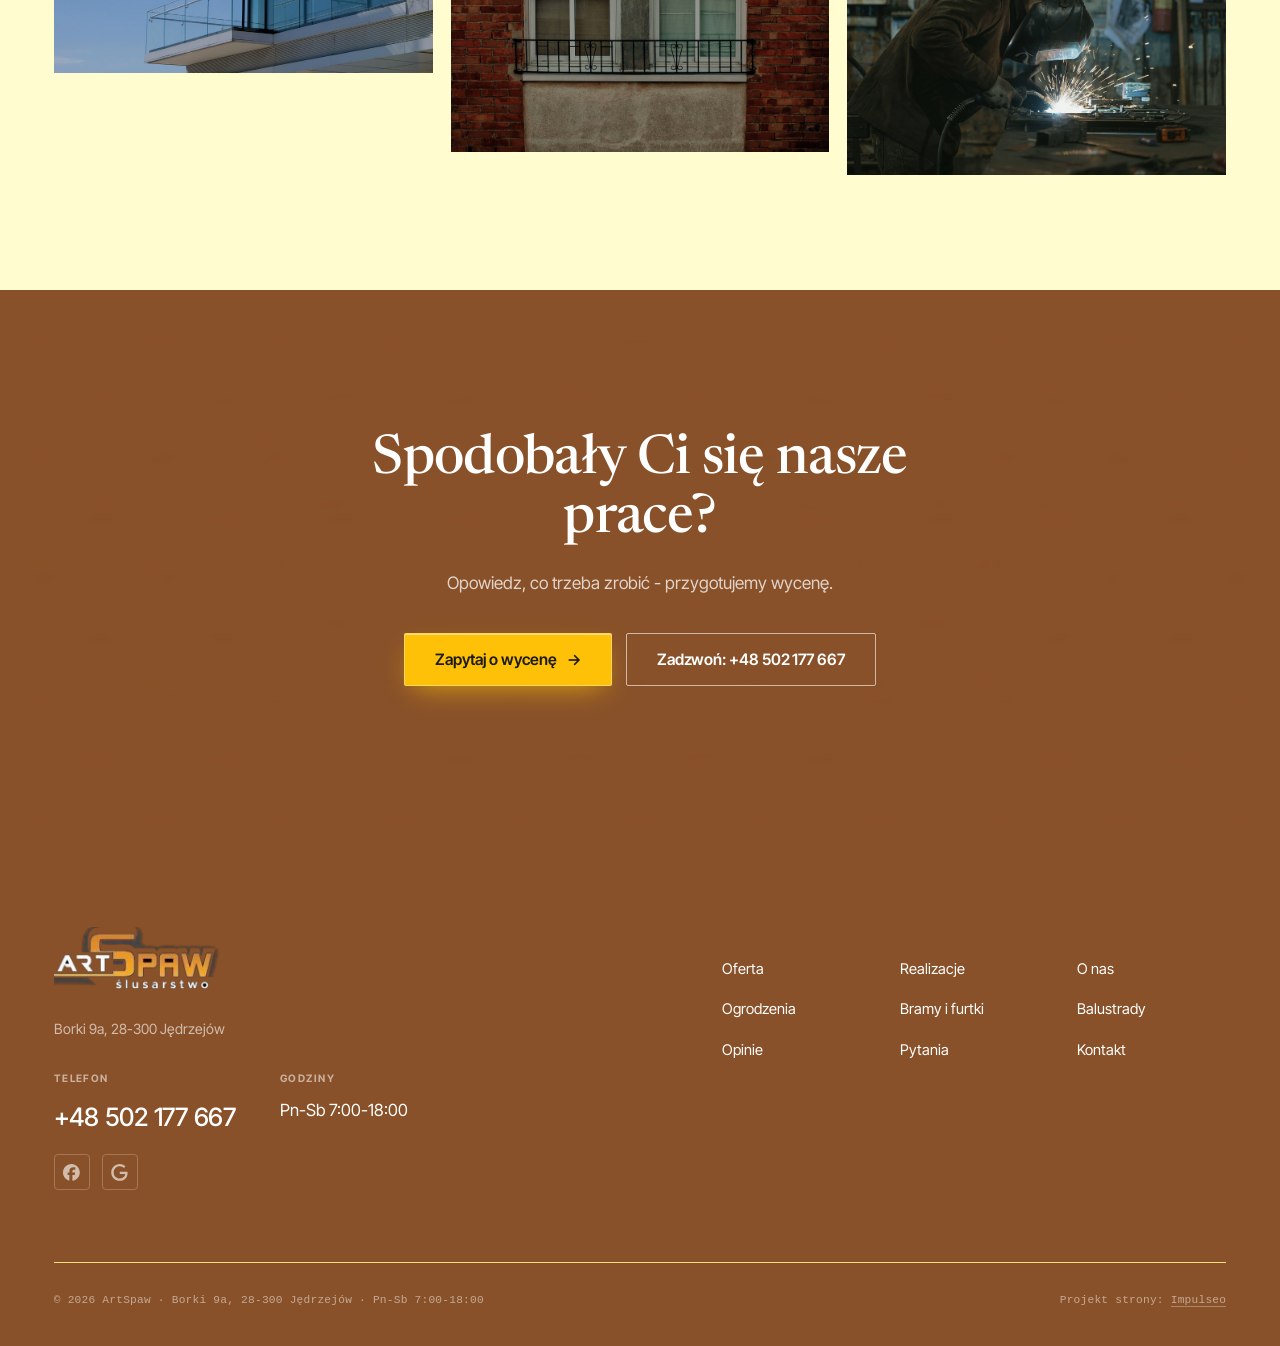
<file: realizacje.html>
<!DOCTYPE html>
<html lang="pl">
<head>
<meta charset="UTF-8">
<meta name="viewport" content="width=device-width, initial-scale=1.0">
<title>Realizacje - ArtSpaw</title>
<meta name="description" content="Realizacje ArtSpaw: Brama z furtką, Balustrada balkonowa, Wzór bramy z bliska, Ogrodzenie z bramą, Spawanie">
<link rel="canonical" href="https://kris20032.github.io/artspaw/realizacje.html">
<meta name="robots" content="noindex, nofollow">
<meta property="og:type" content="website">
<meta property="og:locale" content="pl_PL">
<meta property="og:site_name" content="ArtSpaw">
<meta property="og:title" content="Realizacje - ArtSpaw">
<meta property="og:description" content="Realizacje ArtSpaw: Brama z furtką, Balustrada balkonowa, Wzór bramy z bliska, Ogrodzenie z bramą, Spawanie">
<meta property="og:url" content="https://kris20032.github.io/artspaw/realizacje.html">
<meta property="og:image" content="https://kris20032.github.io/artspaw/img/og.jpg">
<meta property="og:image:width" content="1200">
<meta property="og:image:height" content="630">
<meta name="twitter:card" content="summary_large_image">
<link rel="preconnect" href="https://fonts.googleapis.com">
<link rel="preconnect" href="https://fonts.gstatic.com" crossorigin>
<link href="https://fonts.googleapis.com/css2?family=Inter+Tight:wght@400;500;600;700&amp;family=Newsreader:ital,opsz,wght@0,6..72,400..600;1,6..72,500..800&amp;display=swap" rel="stylesheet">
<link rel="stylesheet" href="assets/styles.css?v=20261117">
<meta name="theme-color" content="#895129">
</head>
<body class="sub">

<a class="skip" href="#tresc">Przejdź do treści</a>
<header class="nav">
  <div class="nav-inner">
    <a class="brand" href="index.html" aria-label="ArtSpaw - strona główna"><img class="brand-logo" src="img/logo-znak.png" alt="ArtSpaw ślusarstwo" width="702" height="264" decoding="async"></a>
    <nav class="nav-links" aria-label="Menu"><a href="oferta.html">Oferta</a><a href="realizacje.html" aria-current="page">Realizacje</a><a href="o-nas.html">O&nbsp;nas</a><a href="kontakt.html">Kontakt</a><a class="pill nl-cta" href="kontakt.html">Zapytaj o&nbsp;wycenę</a></nav>
    <div class="nav-cta"><a class="pill" href="kontakt.html">Zapytaj o&nbsp;wycenę</a><a class="tel-txt" href="tel:+48502177667">+48 502 177 667</a></div>
    <button class="nav-toggle" aria-label="Menu" aria-expanded="false"><span></span><span></span><span></span></button>
  </div>
</header>

<main id="tresc">
<section class="pagehead">
  <img src="img/g9.jpg" alt="Stalowa brama przy murowanym słupku" width="1880" height="1253" decoding="async" fetchpriority="high">
  <div class="wrap">
    <div class="crumbs"><a href="index.html">Start</a> / Realizacje</div>
    <span class="eyebrow">Realizacje</span>
    <h1>Nasze realizacje</h1>
    <p>Brama z&nbsp;furtką i&nbsp;balustrada balkonowa to nasze prace. Pozostałe kadry pokazują, jak wygląda praca przy stali.</p>
  </div>
</section>
<section class="about">
  <div class="wrap">
    <div class="gal-note reveal">
      <p>Zdjęcia oznaczone kolorem to realizacje ArtSpaw z&nbsp;wizytówki firmy w&nbsp;Google. Chcesz zobaczyć więcej podobnych prac? Zadzwoń, chętnie opowiemy.</p>
      <a href="kontakt.html" class="btn btn-accent">Zapytaj o&nbsp;wycenę <span class="arr" aria-hidden="true">→</span></a>
    </div>
    <div class="gallery">
      <figure class="tile reveal"><img src="img/g1.jpg" alt="Brama wjazdowa z furtką z poziomych profili z łamaną linią - realizacja ArtSpaw" width="1600" height="855" decoding="async"><span class="cap real">Brama z&nbsp;furtką · ArtSpaw</span></figure>
      <figure class="tile reveal"><img src="img/g12.jpg" alt="Spawacz w masce spawa stalowy element" width="1880" height="1253" decoding="async"></figure>
      <figure class="tile reveal"><img src="img/g2.jpg" alt="Balustrada balkonu nad wejściem do domu - realizacja ArtSpaw" width="1600" height="848" decoding="async"><span class="cap real">Balustrada balkonu · ArtSpaw</span></figure>
      <figure class="tile reveal"><img src="img/g4.jpg" alt="Balkony ze szklanymi balustradami w stalowych ramach" width="1880" height="1255" decoding="async"></figure>
      <figure class="tile reveal"><img src="img/g3.jpg" alt="Zbliżenie wzoru bramy z łamaną linią - realizacja ArtSpaw" width="1184" height="720" decoding="async"><span class="cap real">Detal bramy · ArtSpaw</span></figure>
      <figure class="tile reveal"><img src="img/g7.jpg" alt="Stalowa brama wejściowa w ogrodzeniu posesji" width="1880" height="1253" decoding="async"></figure>
      <figure class="tile reveal"><img src="img/g5.jpg" alt="Spawanie stalowego profilu" width="1880" height="1253" decoding="async"></figure>
      <figure class="tile reveal"><img src="img/g10.jpg" alt="Stalowa balustrada okienna na elewacji z cegły" width="1880" height="1253" decoding="async"></figure>
      <figure class="tile reveal"><img src="img/g6.jpg" alt="Ogrodzenie z pionowych sztachet" width="1880" height="1253" decoding="async"></figure>
      <figure class="tile reveal"><img src="img/g8.jpg" alt="Iskry przy spawaniu stali" width="1880" height="1253" decoding="async"></figure>
      <figure class="tile reveal"><img src="img/g11.jpg" alt="Spawacz w masce przy pracy" width="1880" height="1253" decoding="async"></figure>
      <figure class="tile reveal"><img src="img/about.jpg" alt="Spawacz przy pracy, iskry nad stołem warsztatowym" width="1880" height="1253" decoding="async"></figure>
    </div>
  </div>
</section>

<section class="cta">
  <div class="wrap">
    <h2 class="reveal">Spodobały Ci się nasze prace?</h2>
    <p class="reveal">Opowiedz, co trzeba zrobić - przygotujemy wycenę.</p>
    <div class="cta-actions reveal">
      <a href="kontakt.html" class="btn btn-accent">Zapytaj o&nbsp;wycenę <span class="arr" aria-hidden="true">→</span></a>
      <a href="tel:+48502177667" class="btn btn-ghost">Zadzwoń: +48 502 177 667</a>
    </div>
  </div>
</section>
</main>

<footer>
  <div class="wrap">
    <div class="foot-grid">
      <div>
        <a href="index.html" aria-label="ArtSpaw - strona główna"><img class="foot-logo" src="img/logo-znak.png" alt="ArtSpaw ślusarstwo" width="702" height="264" decoding="async" loading="lazy"></a>
        <p class="foot-addr">Borki 9a, 28-300 Jędrzejów</p>
        <div class="foot-tels">
          <div><span class="lbl">Telefon</span><a href="tel:+48502177667">+48 502 177 667</a></div>
          <div><span class="lbl">Godziny</span><span class="val">Pn-Sb 7:00-18:00</span></div>
        </div>
        <div class="foot-soc">
          <a class="soc" href="https://www.facebook.com/profile.php?id=100057158002559" target="_blank" rel="noopener" aria-label="Facebook - ArtSpaw"><svg viewBox="0 0 24 24" aria-hidden="true" focusable="false"><path d="M9.101 23.691v-7.98H6.627v-3.667h2.474v-1.58c0-4.085 1.848-5.978 5.858-5.978.401 0 .955.042 1.468.103a8.68 8.68 0 0 1 1.141.195v3.325a8.623 8.623 0 0 0-.653-.036 26.805 26.805 0 0 0-.733-.009c-.707 0-1.259.096-1.675.309a1.686 1.686 0 0 0-.679.622c-.258.42-.374.995-.374 1.752v1.297h3.919l-.386 2.103-.287 1.564h-3.246v8.245C19.396 23.238 24 18.179 24 12.044c0-6.627-5.373-12-12-12s-12 5.373-12 12c0 5.628 3.874 10.35 9.101 11.647Z" fill="currentColor"/></svg></a>
          <a class="soc" href="https://maps.google.com/?cid=16352842081063497960&amp;g_mp=Cidnb29nbGUubWFwcy5wbGFjZXMudjEuUGxhY2VzLlNlYXJjaFRleHQQAhgEIAA" target="_blank" rel="noopener" aria-label="Google - ArtSpaw"><svg viewBox="0 0 24 24" aria-hidden="true" focusable="false"><path d="M12.48 10.92v3.28h7.84c-.24 1.84-.853 3.187-1.787 4.133-1.147 1.147-2.933 2.4-6.053 2.4-4.827 0-8.6-3.893-8.6-8.72s3.773-8.72 8.6-8.72c2.6 0 4.507 1.027 5.907 2.347l2.307-2.307C18.747 1.44 16.133 0 12.48 0 5.867 0 .307 5.387.307 12s5.56 12 12.173 12c3.573 0 6.267-1.173 8.373-3.36 2.16-2.16 2.84-5.213 2.84-7.667 0-.76-.053-1.467-.173-2.053H12.48z" fill="currentColor"/></svg></a>
        </div>
      </div>
      <nav class="foot-nav" aria-label="Stopka">
        <a href="oferta.html">Oferta</a>
        <a href="realizacje.html">Realizacje</a>
        <a href="o-nas.html">O&nbsp;nas</a>
        <a href="oferta.html#ogrodzenia">Ogrodzenia</a>
        <a href="oferta.html#bramy">Bramy i&nbsp;furtki</a>
        <a href="oferta.html#balustrady">Balustrady</a>
        <a href="index.html#opinie">Opinie</a>
        <a href="index.html#pytania">Pytania</a>
        <a href="kontakt.html">Kontakt</a>
      </nav>
    </div>
    <div class="foot-bot">
      <span>© 2026 ArtSpaw · Borki 9a, 28-300 Jędrzejów · Pn-Sb 7:00-18:00</span>
      <span>Projekt strony: <a class="foot-credit" href="https://impulseo.pl" target="_blank" rel="noopener">Impulseo</a></span>
    </div>
  </div>
</footer>
<div class="sticky-call"><a class="sc-call" href="tel:+48502177667"><svg width="16" height="16" viewBox="0 0 24 24" fill="none" aria-hidden="true"><path d="M6.6 10.8a15.5 15.5 0 0 0 6.6 6.6l2.2-2.2a1 1 0 0 1 1-.24 11.4 11.4 0 0 0 3.6.58 1 1 0 0 1 1 1V20a1 1 0 0 1-1 1A17 17 0 0 1 3 4a1 1 0 0 1 1-1h3.5a1 1 0 0 1 1 1c0 1.25.2 2.46.58 3.6a1 1 0 0 1-.25 1l-2.23 2.2Z" fill="currentColor"/></svg> Zadzwoń</a><a class="sc-quote" href="kontakt.html">Zapytaj o&nbsp;wycenę</a></div>
<div class="demo-wazne" data-do="2026-11-23" data-cykl="3" hidden><svg class="dw-ico" width="13" height="13" viewBox="0 0 24 24" fill="none" aria-hidden="true"><circle cx="12" cy="12" r="8.6" stroke="currentColor" stroke-width="1.8"/><path d="M12 7.2V12l3.3 2" stroke="currentColor" stroke-width="1.8" stroke-linecap="round"/></svg><span class="dw-txt"></span></div>

<script src="assets/main.js?v=20261117"></script>
</body>
</html>
</file>
<file: assets/styles.css>
/* ============================================================
   ARTSPAW - wygląd w stylu „morski + szeryf" (wzór układu: swellroofing.com,
   polecenie Szymona 17.11.2026). Treści, zdjęcia i dane = ArtSpaw.
   Projekt strony: Impulseo (impulseo.pl)
   ============================================================ */
:root{
  --ink:#2a1a0e;
  --ink-deep:#1c1b17;
  --ink-panel:#26251f;
  --ink-body:#3a2614;
  --slate:#4e3420;
  --slate-soft:#4e3420;
  --rule-dark:#F9E076;
  --line:#c9a85a;
  --paper:#FFFDD0;
  --paper-2:#F9E076;
  --paper-3:#F9E076;
  --cream:#F9E076;
  --accent:#FFC107;
  --accent-d:#895129;
  --accent-t:#895129;
  --accent-l:#FFC107;
  --accent-soft:rgba(255,193,7,.28);
  --dark:#895129;
  --h-slate:#F9E076;--h-blue:#FFC107;--h-taupe:#FFFDD0;--h-olive:#895129;

  --f-display:"Newsreader",Georgia,"Times New Roman",serif;
  --f-sans:"Inter Tight",system-ui,-apple-system,"Segoe UI",Roboto,Arial,sans-serif;
  --f-mono:ui-monospace,SFMono-Regular,Menlo,Consolas,monospace;

  --img-zoom:1.05;
  --img-rest:brightness(.97) saturate(.99);
  --img-hot:brightness(1.05) saturate(1.04);
  --img-dur:1.4s;
  --img-ease:cubic-bezier(.16,.84,.44,1);

  --space-1:4px;--space-2:8px;--space-3:12px;--space-4:16px;--space-5:24px;
  --space-6:32px;--space-7:48px;--space-8:64px;--space-9:96px;--space-10:128px;
  --r-sm:4px;--r:8px;
  --ease:cubic-bezier(.16,.84,.44,1);
  --dur:.35s;
  --nav-h:64px;
  --sec:clamp(72px,9vw,128px);
  --wrap:1440px;
  --gut:clamp(20px,4.2vw,60px);
}

*,*::before,*::after{box-sizing:border-box}
html{-webkit-text-size-adjust:100%}
body{margin:0;background:var(--paper);color:var(--ink-body);font-family:var(--f-sans);
  font-size:clamp(1rem,.96rem + .16vw,1.075rem);line-height:1.65;-webkit-font-smoothing:antialiased;
  text-rendering:optimizeLegibility}
img{max-width:100%;display:block}
a{color:inherit;text-decoration:none}
h1,h2,h3,h4{font-family:var(--f-display);font-weight:500;color:var(--ink);margin:0;letter-spacing:-.012em;
  font-optical-sizing:auto}
h1{font-size:clamp(2.4rem,1.6rem + 3.3vw,4.6rem);line-height:1.04}
h2{font-size:clamp(2.1rem,1.5rem + 2.4vw,3.6rem);line-height:1.08}
h3{font-size:clamp(1.25rem,1.1rem + .5vw,1.55rem);line-height:1.2}
p{margin:0}
.wrap{max-width:var(--wrap);margin:0 auto;padding:0 var(--gut)}
section{padding:var(--sec) 0;position:relative}
.muted{color:var(--slate)}
.sr-only{position:absolute;width:1px;height:1px;padding:0;margin:-1px;overflow:hidden;clip:rect(0,0,0,0);border:0}
:focus-visible{outline:2px solid var(--accent);outline-offset:3px}
.skip{position:absolute;left:-999px;top:8px;z-index:200;background:var(--h-olive);color:#fff;padding:10px 16px}
.skip:focus{left:8px}

/* ---------- etykieta sekcji (znak + kapitaliki) ---------- */
.eyebrow{display:inline-flex;align-items:center;gap:10px;font-family:var(--f-sans);font-size:.74rem;
  font-weight:600;letter-spacing:.12em;text-transform:uppercase;color:var(--accent-t)}
.eyebrow::before{content:"";width:18px;height:18px;flex:none;background:
  url("data:image/svg+xml,%3Csvg xmlns='http://www.w3.org/2000/svg' viewBox='0 0 20 20'%3E%3Cg fill='%23895129'%3E%3Crect x='2' y='3' width='7' height='5' rx='1' transform='skewX(-14)'/%3E%3Crect x='11' y='3' width='7' height='5' rx='1' transform='skewX(-14)' opacity='.55'/%3E%3Crect x='4' y='12' width='7' height='5' rx='1' transform='skewX(-14)' opacity='.55'/%3E%3Crect x='13' y='12' width='7' height='5' rx='1' transform='skewX(-14)'/%3E%3C/g%3E%3C/svg%3E") center/contain no-repeat}
.on-dark .eyebrow,.eyebrow.light{color:#e9eff7}
.on-dark .eyebrow::before,.eyebrow.light::before{filter:brightness(2.4) saturate(.6)}
.mono{font-family:var(--f-mono);font-size:.74rem;letter-spacing:.06em;text-transform:uppercase}
.head{max-width:780px}
.head h2{margin-top:18px}
.head p{margin-top:18px;color:var(--slate);max-width:56ch}
.head.center{margin:0 auto;text-align:center}
.head.center p{margin-left:auto;margin-right:auto}
.head-split{display:grid;grid-template-columns:1.25fr 1fr;gap:var(--space-7);align-items:end;margin-bottom:var(--space-8)}
.head-split .side{color:var(--slate);max-width:44ch;padding-bottom:6px}
.head-split .side .link-line{margin-top:18px}

/* ---------- przyciski ---------- */
.btn{display:inline-flex;align-items:center;justify-content:center;gap:10px;font-family:var(--f-sans);
  font-weight:600;font-size:.98rem;line-height:1.1;padding:17px 30px;border:1.5px solid transparent;
  border-radius:2px;cursor:pointer;white-space:nowrap;letter-spacing:-.005em}
.btn .arr{transition:transform var(--dur) var(--ease)}
.btn-accent{background:linear-gradient(135deg,var(--accent-l) 0%,#FFC107 55%,var(--accent) 100%);color:var(--ink-deep);
  border-color:rgba(255,255,255,.35);box-shadow:0 10px 28px -10px rgba(255,193,7,.75),inset 0 1px 0 rgba(255,255,255,.45)}
.btn-ghost{background:transparent;color:#fff;border-color:rgba(255,255,255,.9)}
.btn-dark{background:var(--h-olive);color:#fff;border-color:var(--ink)}
.btn-line{background:transparent;color:var(--ink);border-color:var(--ink)}
.btn-sm{padding:12px 20px;font-size:.88rem}
.btn-caps{text-transform:uppercase;letter-spacing:.06em;font-size:.8rem;padding:16px 34px}
.link-line{display:inline-flex;align-items:center;gap:10px;color:var(--accent-t);font-weight:600;font-size:.95rem;
  padding-bottom:6px;border-bottom:2px solid var(--accent);transition:color var(--dur) var(--ease),gap var(--dur) var(--ease)}
.link-line:hover{color:var(--ink);gap:14px}
.on-dark .link-line{color:#fff}

/* ---------- pływający pasek (szkło, morski) ---------- */
.nav{position:fixed;top:12px;left:12px;right:12px;z-index:80;height:var(--nav-h);border-radius:14px;
  background:linear-gradient(135deg,rgba(137,81,41,.86) 0%,rgba(137,81,41,.80) 58%,rgba(137,81,41,.84) 100%);
  -webkit-backdrop-filter:saturate(150%) blur(14px);backdrop-filter:saturate(150%) blur(14px);
  box-shadow:0 1px 0 rgba(255,255,255,.14) inset,0 2px 8px rgba(137,81,41,.12),0 16px 40px rgba(137,81,41,.18);
  transition:transform .55s var(--ease),opacity .45s var(--ease)}
.nav-inner{height:100%;display:flex;align-items:center;gap:var(--space-6);max-width:none;padding:0 14px 0 20px}
.brand{display:flex;align-items:center;flex:none}
.brand-logo{height:38px;width:auto}
.nav-links{display:flex;align-items:center;gap:30px;margin-right:auto;margin-left:18px}
.nav-links a{color:rgba(255,255,255,.88);font-size:.9rem;font-weight:500;position:relative;padding:6px 0}
.nav-links a::after{content:"";position:absolute;left:0;bottom:0;height:1.5px;width:0;background:var(--accent-l);transition:width var(--dur) var(--ease)}
.nav-links a:hover{color:#fff}
.nav-links a:hover::after,.nav-links a[aria-current="page"]::after{width:100%}
.nav-links a[aria-current="page"]{color:#fff}
.nav-links .nl-cta{display:none}
.nav-cta{display:flex;align-items:center;gap:18px;flex:none}
.pill{display:inline-flex;align-items:center;justify-content:center;border-radius:999px;padding:11px 20px;font-weight:600;
  font-size:.86rem;color:var(--ink-deep);background:linear-gradient(135deg,var(--accent-l),var(--accent));
  box-shadow:0 0 0 1px rgba(255,255,255,.3) inset,0 8px 20px -10px rgba(255,193,7,.9);
  transition:filter var(--dur) var(--ease),box-shadow var(--dur) var(--ease)}
.pill:hover{filter:brightness(1.08);box-shadow:0 0 0 3px var(--accent-soft),0 8px 20px -10px rgba(255,193,7,.9)}
.tel-txt{color:#fff;font-size:.98rem;font-weight:400;letter-spacing:.005em;white-space:nowrap}
.tel-txt:hover{color:var(--accent-l)}
.nav-toggle{display:none;background:none;border:0;width:44px;height:44px;padding:10px;cursor:pointer;flex-direction:column;
  justify-content:center;gap:5px}
.nav-toggle span{display:block;height:2px;background:#fff;border-radius:2px;transition:transform .3s,opacity .3s}
.nav-toggle[aria-expanded="true"] span:nth-child(1){transform:translateY(7px) rotate(45deg)}
.nav-toggle[aria-expanded="true"] span:nth-child(2){opacity:0}
.nav-toggle[aria-expanded="true"] span:nth-child(3){transform:translateY(-7px) rotate(-45deg)}
/* strona główna: pasek pojawia się dopiero po zjechaniu z nagłówka (jak we wzorze) */
.home .nav{transform:translateY(-140%);opacity:0}
.home .nav.fh-show{transform:none;opacity:1}

/* ---------- HERO (strona główna) ---------- */
.hero-sw{padding:0;min-height:min(100svh,1000px);display:flex;flex-direction:column;color:#fff;overflow:hidden;
  isolation:isolate;background:var(--h-olive)}
.hero-sw > .hs-photo{position:absolute;inset:0;width:100%;height:100%;object-fit:cover;object-position:62% 50%;z-index:-3}
.hero-sw::before{content:"";position:absolute;inset:0;z-index:-2;background:#FFC107;mix-blend-mode:multiply;opacity:0}
.hero-sw::after{content:"";position:absolute;inset:0;z-index:-1;background:
  linear-gradient(180deg,rgba(0,0,0,.62) 0%,rgba(0,0,0,.34) 24%,rgba(0,0,0,.08) 40%,rgba(0,0,0,0) 54%),
  linear-gradient(90deg,rgba(0,0,0,.68) 0%,rgba(0,0,0,.42) 40%,rgba(0,0,0,.08) 78%,rgba(0,0,0,0) 100%)}
.wordmark,.hero-nav,.hs-body{width:100%;max-width:var(--wrap);margin-left:auto;margin-right:auto}
.wordmark{display:block;padding:clamp(10px,1.6vw,22px) var(--gut) 0;line-height:0}
.wordmark svg{width:100%;height:auto;display:block;overflow:visible}
.wordmark text{font-family:var(--f-display);font-style:italic;font-weight:800;fill:#FFFDD0;letter-spacing:0;text-shadow:0 2px 28px rgba(137,81,41,.55)}
.hero-nav{display:flex;align-items:center;gap:var(--space-6);padding:clamp(10px,1.6vw,22px) var(--gut) 0}
.hero-nav .hn-links{display:flex;gap:clamp(22px,3vw,48px);margin-right:auto}
.hero-nav .hn-links a{font-size:.9rem;font-weight:500;color:#fff;position:relative;padding:6px 0}
.hero-nav .hn-links a::after{content:"";position:absolute;left:0;bottom:0;height:1.5px;width:0;background:var(--accent-l);transition:width var(--dur) var(--ease)}
.hero-nav .hn-links a:hover::after{width:100%}
.hs-body{flex:1;display:flex;align-items:center;padding:clamp(24px,3.2vw,46px) var(--gut) clamp(32px,3.6vw,52px)}
.hs-copy{max-width:760px}
.hs-copy h1{color:#fff;font-weight:500;text-shadow:0 2px 24px rgba(137,81,41,.45)}
.hs-copy p{text-shadow:0 1px 14px rgba(137,81,41,.55);margin-top:22px;max-width:52ch;font-size:clamp(1rem,.95rem + .2vw,1.12rem);color:rgba(255,255,255,.92)}
.hs-actions{display:flex;flex-wrap:wrap;gap:14px;margin-top:34px}
.hs-actions .btn-ghost{background:rgba(137,81,41,.5);-webkit-backdrop-filter:blur(4px);backdrop-filter:blur(4px)}
.hero-trust{background:rgba(137,81,41,.94);border-top:1px solid rgba(255,255,255,.06)}
.hero-trust .wrap{display:flex;align-items:center;gap:clamp(20px,4vw,64px);padding-top:18px;padding-bottom:18px}
.ht-item{display:flex;align-items:baseline;gap:10px;color:#fff;white-space:nowrap}
.ht-item .v{font-size:1.06rem;font-weight:500;letter-spacing:-.01em}
.ht-item .v svg{width:13px;height:13px;vertical-align:-1px;margin-left:2px}
.ht-item .l{font-size:.74rem;color:rgba(255,255,255,.62)}
.ht-badge{margin-left:auto;display:inline-flex;align-items:center;gap:10px;background:#fff;color:var(--ink);border-radius:6px;
  padding:9px 14px;font-size:.82rem;font-weight:600;white-space:nowrap}
.ht-badge svg{width:18px;height:18px}

/* ---------- nagłówek podstron ---------- */
.pagehead{padding:calc(var(--nav-h) + 12px + clamp(64px,8vw,110px)) 0 clamp(56px,7vw,96px);color:#fff;isolation:isolate;
  overflow:hidden;background:var(--h-olive)}
.pagehead > img{position:absolute;inset:0;width:100%;height:100%;object-fit:cover;z-index:-3}
.pagehead::before{content:"";position:absolute;inset:0;z-index:-2;background:#FFC107;mix-blend-mode:multiply;opacity:0}
.pagehead::after{content:"";position:absolute;inset:0;z-index:-1;background:
  linear-gradient(90deg,rgba(0,0,0,.70) 0%,rgba(0,0,0,.45) 50%,rgba(0,0,0,.12) 100%)}
.pagehead .eyebrow{color:#e9eff7}
.pagehead .eyebrow::before{filter:brightness(2.4) saturate(.6)}
.pagehead h1{color:#fff;margin-top:18px;max-width:16ch;text-shadow:0 2px 24px rgba(137,81,41,.4)}
.pagehead p{margin-top:20px;max-width:56ch;color:#fff;text-shadow:0 1px 14px rgba(137,81,41,.6)}
.crumbs{font-family:var(--f-mono);font-size:.72rem;letter-spacing:.06em;text-transform:uppercase;color:rgba(255,255,255,.7);margin-bottom:22px}
.crumbs a:hover{color:#fff}

/* ---------- O NAS (split ze zdjęciem i podpisem) ---------- */
.about{background:var(--paper)}
.about-grid{display:grid;grid-template-columns:1.05fr 1fr;gap:clamp(40px,7vw,110px);align-items:start}
.about-copy h2{margin-top:22px;max-width:14ch}
.about-copy .txt{margin-top:clamp(28px,4vw,48px);display:grid;gap:18px;max-width:54ch}
.about-actions{display:flex;flex-wrap:wrap;align-items:center;gap:30px;margin-top:40px}
.fig{margin:0}
.fig .ph{overflow:hidden;background:var(--paper-3)}
.fig .ph img{width:100%;height:auto;aspect-ratio:3/2;object-fit:cover}
.fig figcaption{display:flex;justify-content:space-between;gap:16px;margin-top:14px;font-size:.8rem;color:var(--ink)}
.fig figcaption .r{font-size:.66rem;font-weight:600;letter-spacing:.12em;text-transform:uppercase;color:var(--accent-t)}
.about .fig{margin-top:clamp(0px,4vw,60px)}

/* ---------- OPINIE ---------- */
.reviews{background:var(--h-slate)}
.rev-grid{display:grid;grid-template-columns:1fr 1fr;gap:clamp(40px,7vw,110px);align-items:start}
.rev-left h2{margin-top:22px;max-width:13ch}
.big-quote{margin:clamp(36px,5vw,56px) 0 0;position:relative}
.big-quote::before{content:"\201D";display:block;font-family:var(--f-display);font-size:2.6rem;line-height:.6;color:var(--ink);height:24px}
.big-quote blockquote{margin:0;font-family:var(--f-sans);font-size:clamp(1.35rem,1.1rem + .9vw,1.85rem);line-height:1.38;
  letter-spacing:-.02em;color:var(--ink);max-width:22ch}
.big-quote figcaption{margin-top:20px;font-size:.84rem;color:var(--slate)}
.big-quote figcaption b{color:var(--ink);font-weight:600}
.rev-left .after{margin-top:clamp(40px,6vw,80px);color:var(--slate);max-width:36ch}
.rev-left .acts{display:flex;flex-wrap:wrap;gap:14px;margin-top:26px}
.rating-row{display:flex;justify-content:flex-end;gap:36px;padding-top:clamp(0px,6vw,90px)}
.rating{display:flex;align-items:center;gap:12px}
.rating svg.g{width:22px;height:22px}
.rating .score{font-family:var(--f-sans);font-size:2.2rem;font-weight:600;letter-spacing:-.03em;color:var(--ink);line-height:1}
.rating .meta{display:grid;gap:2px;font-size:.76rem;color:var(--slate)}
.stars{display:inline-flex;gap:2px;color:var(--ink);line-height:1}
.stars svg{width:13px;height:13px;display:block}
.rating a:hover{color:var(--ink)}
.rev-list{margin-top:42px}
.rev-list .rl-head{display:flex;justify-content:space-between;font-size:.7rem;font-weight:600;letter-spacing:.1em;text-transform:uppercase;
  color:var(--slate);padding-bottom:14px;border-bottom:1px solid var(--line)}
.op-card{margin:0;padding:30px 0;border-bottom:1px solid var(--line)}
.op-card blockquote{margin:0;color:var(--ink-body);font-size:1rem;line-height:1.7}
.op-card .op-foot{display:flex;flex-wrap:wrap;align-items:center;gap:10px;margin-top:16px;font-size:.8rem;color:var(--slate)}
.op-card .op-foot .stars{color:var(--accent)}
.op-card .op-foot b{color:var(--ink);font-weight:600}
.opinie-grid{display:block}
.rev-list .more{display:inline-flex;gap:8px;margin-top:34px;font-size:.88rem;font-weight:600;color:var(--ink)}
.rev-list .more:hover{color:var(--accent-t)}

/* ---------- REALIZACJE (ciemna sekcja z podglądem) ---------- */
.proof{background:var(--h-olive);color:rgba(255,255,255,.78);overflow:hidden}
.proof::before{content:"";position:absolute;inset:0;pointer-events:none;opacity:.5;background-image:var(--pattern);background-size:120px 120px;
  -webkit-mask-image:linear-gradient(180deg,#000 0%,rgba(0,0,0,.35) 30%,transparent 60%);mask-image:linear-gradient(180deg,#000 0%,rgba(0,0,0,.35) 30%,transparent 60%)}
.proof .wrap{position:relative}
.proof h2{color:#fff}
.proof-head{display:grid;grid-template-columns:1.4fr 1fr;gap:var(--space-7);align-items:end;margin-bottom:36px}
.proof-head .side{font-size:.92rem;color:rgba(255,255,255,.7);max-width:40ch}
.viewer{display:grid;grid-template-columns:1fr 320px;gap:22px}
.v-stage{position:relative;overflow:hidden;background:var(--h-olive);aspect-ratio:16/10}
.v-stage img{position:absolute;inset:0;width:100%;height:100%;object-fit:cover;opacity:0;transition:opacity .7s var(--ease)}
.v-stage img.on{opacity:1}
.v-tag{position:absolute;left:14px;top:14px;z-index:2;font-family:var(--f-mono);font-size:.66rem;letter-spacing:.08em;text-transform:uppercase;
  background:rgba(137,81,41,.82);color:#fff;padding:6px 10px}
.v-meta{display:flex;justify-content:space-between;margin-top:14px;font-family:var(--f-mono);font-size:.7rem;color:rgba(255,255,255,.55);letter-spacing:.04em}
.v-thumbs{display:grid;grid-template-columns:repeat(3,1fr);gap:12px;margin-top:18px}
.v-thumb{position:relative;min-height:72px;border:1px solid var(--rule-dark);border-top:2px solid var(--rule-dark);padding:0;cursor:pointer;
  background:var(--h-olive);text-align:left;color:rgba(255,255,255,.72);transition:border-color .35s ease,color .35s ease,background .35s ease}
.v-thumb span{display:block;padding:12px 14px;font-size:.88rem;font-weight:600;line-height:1.25}
.v-thumb small{display:block;font-family:var(--f-mono);font-size:.62rem;letter-spacing:.08em;opacity:.7;font-weight:400;margin-bottom:4px}
.v-thumb:hover{color:#fff;background:var(--h-olive)}
.v-thumb.on{border-top-color:var(--accent-l);color:#fff}
.v-panel{border:1px solid var(--rule-dark);padding:26px 24px;display:flex;flex-direction:column}
.v-panel .vp-job{font-family:var(--f-mono);font-size:.72rem;letter-spacing:.08em;text-transform:uppercase;color:#fff;
  padding-bottom:18px;border-bottom:1px solid var(--rule-dark)}
.v-panel dl{margin:0}
.v-panel dl div{padding:16px 0;border-bottom:1px solid var(--rule-dark)}
.v-panel dt{font-family:var(--f-mono);font-size:.64rem;letter-spacing:.1em;text-transform:uppercase;color:rgba(255,255,255,.5)}
.v-panel dd{margin:6px 0 0;color:#fff;font-weight:500;font-size:.95rem;line-height:1.4}
.v-panel .link-line{margin-top:auto;align-self:flex-start;color:#fff}
.v-panel .vp-spacer{flex:1;min-height:22px}

/* ---------- pas zdjęć w perspektywie ---------- */
.work{background:var(--paper);overflow:hidden}
.work .head p{color:var(--slate)}
.work-acts{display:flex;justify-content:center;flex-wrap:wrap;gap:12px;margin-top:30px}
.strip3d{display:flex;justify-content:center;align-items:center;gap:clamp(8px,1.4vw,18px);margin-top:clamp(36px,5vw,60px);
  perspective:1400px;padding:0 var(--gut)}
.strip3d figure{margin:0;flex:none;overflow:hidden;background:var(--paper-3);box-shadow:0 26px 40px -26px rgba(137,81,41,.45)}
.strip3d img{width:100%;height:100%;object-fit:cover}
.strip3d figure:nth-child(1){width:16vw;height:20vw;transform:rotateY(30deg);transform-origin:right center}
.strip3d figure:nth-child(2){width:13vw;height:14vw;transform:rotateY(16deg)}
.strip3d figure:nth-child(3){width:12vw;height:12vw}
.strip3d figure:nth-child(4){width:13vw;height:14vw;transform:rotateY(-16deg)}
.strip3d figure:nth-child(5){width:16vw;height:20vw;transform:rotateY(-30deg);transform-origin:left center}

/* ---------- okno na nieruchome zdjęcie (clip-path + fixed: działa też na iPhonie) ---------- */
.stopklatka{position:relative;padding:0;height:clamp(300px,56vh,580px);overflow:hidden;clip-path:inset(0);background:var(--h-olive)}
.stopklatka .stk-bg{position:fixed;inset:0;background-size:cover;background-position:center;will-change:transform}
.stopklatka::after{content:"";position:absolute;inset:0;background:linear-gradient(180deg,rgba(0,0,0,.15),rgba(0,0,0,.30))}
@media (max-width:700px){.stopklatka{height:46vh}}
@supports not (clip-path: inset(0)){.stopklatka .stk-bg{position:absolute}}

/* ---------- WYCENA (karty jak paragon) ---------- */
.quote{background:var(--h-slate)}
.quote-grid{display:grid;grid-template-columns:1fr 1.05fr;gap:clamp(40px,6vw,90px);align-items:center}
.quote-copy h2{margin-top:22px;max-width:13ch}
.quote-copy p{margin-top:28px;color:var(--slate);max-width:48ch}
.quote-copy .btn{margin-top:32px}
.receipts{position:relative;min-height:500px}
.rc-dark{position:absolute;right:0;top:0;width:min(420px,78%);background:var(--h-olive);color:#fff;padding:26px 28px;
  transform:rotate(1.5deg);box-shadow:0 24px 50px -24px rgba(0,0,0,.55)}
.rc-dark .mono{color:rgba(255,255,255,.6)}
.rc-dark .rc-line{display:flex;justify-content:space-between;align-items:baseline;gap:16px;margin-top:22px;padding-bottom:16px;border-bottom:1px solid var(--rule-dark)}
.rc-dark .rc-line span{font-size:.9rem;color:rgba(255,255,255,.75)}
.rc-dark .rc-line b{font-family:var(--f-mono);font-size:1.15rem;color:#fff;font-weight:600;white-space:nowrap}
.rc-dark small{display:block;margin-top:12px;font-family:var(--f-mono);font-size:.64rem;color:rgba(255,255,255,.45)}
.rc-cream{position:absolute;left:0;bottom:0;width:min(470px,86%);background:var(--h-taupe);color:var(--ink);padding:28px 30px 30px;
  transform:rotate(-1.2deg);box-shadow:0 30px 60px -28px rgba(137,81,41,.5)}
.rc-cream .mono{color:var(--accent-t)}
.rc-cream ul{list-style:none;margin:18px 0 0;padding:0;font-family:var(--f-mono);font-size:.78rem}
.rc-cream li{display:flex;align-items:baseline;gap:8px;padding:6px 0}
.rc-cream li .dots{flex:1;border-bottom:1px dotted rgba(137,81,41,.35);transform:translateY(-3px)}
.rc-cream li b{font-weight:500;white-space:nowrap}
.rc-cream .rc-total{display:flex;justify-content:space-between;align-items:baseline;margin-top:18px;padding-top:16px;border-top:2px solid var(--ink)}
.rc-cream .rc-total span{font-family:var(--f-mono);font-size:.8rem;font-weight:700}
.rc-cream .rc-total b{font-family:var(--f-mono);font-size:1.15rem}
.rc-note{position:absolute;right:0;bottom:-34px;font-family:var(--f-mono);font-size:.64rem;color:var(--slate-soft)}

/* ---------- OFERTA (dwie karty + kafelki) ---------- */
.services{background:var(--h-taupe)}
.sv-grid{display:grid;grid-template-columns:1fr 1fr;gap:22px}
.sv-card{background:var(--h-slate);border:1px solid var(--line);display:flex;flex-direction:column}
.sv-top{padding:28px 28px 32px}
.sv-top .ph{overflow:hidden}
.sv-top .ph img{width:100%;height:auto;aspect-ratio:2/1;object-fit:cover;transition:transform var(--img-dur) var(--img-ease),filter var(--img-dur) var(--img-ease);filter:var(--img-rest)}
.sv-card:hover .sv-top .ph img{transform:scale(var(--img-zoom));filter:var(--img-hot)}
.sv-title{display:flex;justify-content:space-between;align-items:flex-start;gap:20px;margin-top:26px}
.sv-title h3{font-size:clamp(1.3rem,1.1rem + .6vw,1.65rem);text-transform:uppercase;letter-spacing:.01em;font-weight:500}
.sq-arr{flex:none;width:42px;height:42px;border:1.5px solid var(--ink);display:inline-flex;align-items:center;justify-content:center;color:var(--ink);
  transition:background var(--dur) var(--ease),color var(--dur) var(--ease),border-color var(--dur) var(--ease)}
.sq-arr:hover{background:var(--accent-d);border-color:var(--accent-d);color:#fff}
.sv-top p{margin-top:14px;color:var(--slate);font-size:.93rem;max-width:46ch}
.sv-subs{display:grid;grid-template-columns:1fr 1fr;border-top:1px solid var(--line);margin-top:auto}
.sv-sub{padding:24px 22px 26px;border-right:1px solid var(--line);border-bottom:1px solid var(--line);display:block;
  transition:background var(--dur) var(--ease)}
.sv-sub:nth-child(2n){border-right:0}
.sv-sub:nth-last-child(-n+2){border-bottom:0}
.sv-sub:hover{background:var(--paper)}
.sv-sub h4{display:flex;justify-content:space-between;gap:10px;font-size:1.12rem;font-weight:500}
.sv-sub h4 i{font-style:normal;font-family:var(--f-sans);color:var(--slate-soft);font-size:.9rem;transition:transform var(--dur) var(--ease),color var(--dur) var(--ease)}
.sv-sub:hover h4 i{transform:translateX(3px);color:var(--accent-t)}
.sv-sub p{margin-top:14px;font-size:.84rem;line-height:1.55;color:var(--slate)}
.sv-foot{margin-top:28px;font-size:.88rem;color:var(--slate)}
.sv-foot a{color:var(--accent-t);font-weight:600;border-bottom:1.5px solid var(--accent)}
.sv-foot a:hover{color:var(--ink)}

/* ---------- DLACZEGO MY ---------- */
.why{background:var(--h-slate);padding-top:clamp(56px,7vw,96px);padding-bottom:clamp(56px,7vw,96px)}
.why-grid{display:grid;grid-template-columns:1fr .78fr;gap:clamp(40px,4vw,60px);align-items:stretch}
.why-copy h2{margin-top:22px;max-width:15ch}
.why-list{display:grid;grid-template-columns:1fr 1fr;margin-top:clamp(32px,4vw,48px);border-top:1px solid var(--line);border-bottom:1px solid var(--line)}
.why-item{padding:22px 26px 28px 0}
.why-item:nth-child(2n){padding-left:26px;border-left:1px solid var(--line)}
.why-item:nth-child(-n+2){border-bottom:1px solid var(--line)}
.why-item .n{font-family:var(--f-mono);font-size:.68rem;color:var(--accent-t)}
.why-item h3{font-size:1.15rem;margin-top:12px}
.why-item p{margin-top:10px;font-size:.88rem;color:var(--slate);max-width:32ch}
.why-photo{position:relative;overflow:hidden;min-height:420px}
.why-photo img{position:absolute;inset:0;width:100%;height:100%;object-fit:cover}
.why-photo .cap{position:absolute;left:14px;bottom:14px;background:rgba(137,81,41,.86);color:#fff;font-size:.78rem;font-weight:600;padding:10px 14px}
.why-photo .cap span{font-weight:400;opacity:.85}

/* ---------- OBSZAR ---------- */
.area{background:var(--h-taupe)}
.area h2{margin-top:22px;max-width:17ch}
.area-grid{display:grid;grid-template-columns:1fr 1fr 1.15fr;gap:clamp(28px,4vw,56px);margin-top:clamp(40px,5vw,64px);align-items:start}
.area-col h3{font-size:clamp(1.3rem,1.1rem + .6vw,1.6rem);text-transform:uppercase;letter-spacing:.01em}
.area-col .big-tel{display:inline-block;margin-top:14px;font-family:var(--f-mono);font-size:clamp(1.1rem,1rem + .4vw,1.35rem);color:var(--accent-t);letter-spacing:.02em}
.area-col .big-tel:hover{color:var(--ink)}
.area-col p{margin-top:18px;font-size:.88rem;line-height:1.8;color:var(--slate)}
.area-col .row-link{display:flex;justify-content:space-between;align-items:center;margin-top:26px;padding-top:18px;border-top:1px solid var(--line);
  font-size:.88rem;font-weight:600;color:var(--ink)}
.area-col .row-link span{color:var(--accent-t);font-size:1.15rem;transition:transform var(--dur) var(--ease)}
.area-col .row-link:hover span{transform:translateX(4px)}
.map{width:100%;height:340px;border:0;display:block;background:var(--h-slate);box-shadow:0 18px 40px -26px rgba(137,81,41,.4);filter:grayscale(.35) contrast(1.02)}
.map-card{background:#fff;padding:10px;border:1px solid var(--line)}
.map-wide{height:clamp(320px,42vw,480px)}

/* ---------- FAQ ---------- */
.faq{background:var(--h-slate)}
.faq-list{margin-top:clamp(24px,3vw,40px);border-top:1px solid var(--line)}
.faq-row{border-bottom:1px solid var(--line)}
.faq-row summary{list-style:none;display:grid;grid-template-columns:44px 1fr 34px;align-items:center;gap:6px;cursor:pointer;padding:22px 0}
.faq-row summary::-webkit-details-marker{display:none}
.faq-row .n{font-family:var(--f-mono);font-size:.64rem;color:var(--slate-soft)}
.faq-row .q{font-family:var(--f-display);font-size:clamp(1.15rem,1rem + .55vw,1.5rem);color:var(--ink);line-height:1.25}
.faq-row .pm{width:30px;height:30px;border-radius:50%;border:1px solid var(--line);display:inline-flex;align-items:center;justify-content:center;
  color:var(--accent-t);font-size:1rem;transition:transform var(--dur) var(--ease),background var(--dur) var(--ease)}
.faq-row[open] .pm{transform:rotate(45deg);background:var(--paper-2)}
.faq-row summary:hover .q{color:var(--accent-t)}
.faq-row .a{padding:0 50px 26px 50px;color:var(--slate);max-width:min(100%,68ch)}

/* ---------- CTA (ciemne, z deseniem) ---------- */
.cta{background:var(--h-olive);color:rgba(255,255,255,.75);text-align:center;overflow:hidden;padding:clamp(96px,11vw,160px) 0}
.cta::before{content:"";position:absolute;inset:0;background-image:var(--pattern);background-size:120px 120px;opacity:.9;
  -webkit-mask-image:radial-gradient(ellipse 70% 60% at 50% 50%,rgba(0,0,0,.25) 0%,#000 75%);mask-image:radial-gradient(ellipse 70% 60% at 50% 50%,rgba(0,0,0,.25) 0%,#000 75%)}
.cta .wrap{position:relative}
.cta h2{color:#fff;max-width:20ch;margin:0 auto}
.cta p{margin:20px auto 0;max-width:52ch}
.cta-actions{display:flex;justify-content:center;flex-wrap:wrap;gap:14px;margin-top:36px}
.cta .btn-ghost{border-color:rgba(255,255,255,.6)}
:root{--pattern:url("data:image/svg+xml,%3Csvg xmlns='http://www.w3.org/2000/svg' width='120' height='120' viewBox='0 0 120 120'%3E%3Cg fill='%23895129' fill-opacity='.16'%3E%3Cpath d='M22 30h26l-6 9H16z'/%3E%3Cpath d='M30 44h26l-6 9H24z' fill-opacity='.09'/%3E%3Cpath d='M82 90h26l-6 9H76z'/%3E%3Cpath d='M90 104h26l-6 9H84z' fill-opacity='.09'/%3E%3C/g%3E%3C/svg%3E")}

/* ---------- STOPKA ---------- */
footer{background:var(--h-olive);color:rgba(255,255,255,.62);padding:clamp(64px,8vw,100px) 0 36px}
.foot-grid{display:grid;grid-template-columns:1.2fr 1fr;gap:var(--space-8);align-items:start}
.foot-logo{height:62px;width:auto}
.foot-addr{margin-top:28px;font-size:.88rem}
.foot-tels{display:flex;flex-wrap:wrap;gap:44px;margin-top:22px}
.foot-tels .lbl{font-size:.64rem;font-weight:700;letter-spacing:.14em;text-transform:uppercase;color:rgba(255,255,255,.55)}
.foot-tels a{display:block;margin-top:6px;font-size:clamp(1.3rem,1.1rem + .6vw,1.6rem);font-weight:500;color:#fff;letter-spacing:-.01em}
.foot-tels a:hover{color:var(--accent-l)}
.foot-tels .val{display:block;margin-top:6px;font-size:1.05rem;color:#fff}
.foot-soc{display:flex;gap:12px;margin-top:30px}
.foot-soc .soc{width:42px;height:42px;display:inline-flex;align-items:center;justify-content:center;border:1px solid rgba(255,255,255,.25);color:#fff;
  transition:border-color .3s ease,background .3s ease}
.foot-soc .soc svg{width:18px;height:18px}
.foot-soc .soc:hover{border-color:var(--accent);background:rgba(255,193,7,.12)}
.foot-nav{display:grid;grid-template-columns:repeat(3,1fr);gap:16px 28px;padding-top:30px}
.foot-nav a{color:#fff;font-size:.92rem}
.foot-nav a:hover{color:var(--accent-l)}
.foot-bot{display:flex;justify-content:space-between;align-items:center;flex-wrap:wrap;gap:16px;margin-top:clamp(48px,6vw,72px);padding-top:28px;
  border-top:1px solid var(--rule-dark);font-family:var(--f-mono);font-size:.7rem;letter-spacing:.02em;color:rgba(255,255,255,.5)}
.foot-bot a{border-bottom:1px solid rgba(255,255,255,.3)}
.foot-bot a:hover{color:#fff}

/* ---------- podstrony: oferta ---------- */
.svc-rows{display:grid;gap:clamp(56px,7vw,96px)}
.svc-row{display:grid;grid-template-columns:1.1fr 1fr;gap:clamp(32px,6vw,90px);align-items:center}
.svc-row.rev .svc-row-art{order:2}
.svc-row-art{overflow:hidden;background:var(--paper-3)}
.svc-row-art img{width:100%;height:auto;aspect-ratio:3/2;object-fit:cover}
.svc-row .n{font-family:var(--f-mono);font-size:.7rem;color:var(--accent-t)}
.svc-row h2{font-size:clamp(1.8rem,1.4rem + 1.6vw,2.8rem);margin-top:12px}
.svc-row p{margin-top:18px;color:var(--slate);max-width:48ch}
.svc-row ul{list-style:none;margin:24px 0 0;padding:0;border-top:1px solid var(--line)}
.svc-row li{padding:16px 4px;border-bottom:1px solid var(--line);font-size:.92rem;color:var(--ink);display:flex;gap:12px}
.svc-row li::before{content:"/";font-family:var(--f-mono);color:var(--accent-t)}
.svc-row .link-line{margin-top:28px}

/* ---------- podstrony: realizacje ---------- */
.gal-note{display:flex;justify-content:space-between;gap:24px;align-items:end;margin-bottom:36px;flex-wrap:wrap}
.gal-note p{max-width:60ch;color:var(--slate)}
.gallery{columns:3;column-gap:18px}
.tile{break-inside:avoid;margin:0 0 18px;position:relative;overflow:hidden;background:var(--paper-3)}
.tile img{width:100%;height:auto;transition:transform var(--img-dur) var(--img-ease),filter var(--img-dur) var(--img-ease);filter:var(--img-rest)}
.tile:hover img{transform:scale(var(--img-zoom));filter:var(--img-hot)}
.tile .cap{position:absolute;left:12px;bottom:12px;background:rgba(137,81,41,.84);color:#fff;font-size:.74rem;font-weight:600;padding:7px 11px}
.tile .cap.real{background:var(--accent-d)}

/* ---------- podstrony: kontakt ---------- */
.contact-grid{display:grid;grid-template-columns:1fr 1fr;gap:clamp(40px,6vw,90px);align-items:start}
.info-list{margin-top:30px;border-top:1px solid var(--line)}
.info-row{display:grid;grid-template-columns:140px 1fr;gap:16px;padding:20px 0;border-bottom:1px solid var(--line);align-items:baseline}
.info-row .lbl{font-family:var(--f-mono);font-size:.68rem;letter-spacing:.08em;text-transform:uppercase;color:var(--slate)}
.info-row .val{font-size:1.05rem;color:var(--ink)}
.info-row a.val{color:var(--accent-t);font-weight:600}
.info-row a.val:hover{color:var(--ink)}
.call-card{background:var(--h-olive);color:rgba(255,255,255,.75);padding:clamp(30px,4vw,48px);position:relative;overflow:hidden}
.call-card::before{content:"";position:absolute;inset:0;background-image:var(--pattern);background-size:120px 120px;opacity:.7}
.call-card > *{position:relative}
.call-card h2{color:#fff;font-size:clamp(1.8rem,1.4rem + 1.4vw,2.6rem)}
.call-card p{margin-top:16px;max-width:42ch}
.call-card .tel-big{display:block;margin-top:26px;font-family:var(--f-mono);font-size:clamp(1.4rem,1.1rem + 1vw,2rem);color:#fff}
.call-card .btn{margin-top:26px}

/* ---------- dolny pasek na telefonie ---------- */
.sticky-call{display:none}

/* ---------- odsłanianie ---------- */
.reveal{opacity:0;transform:translateY(22px);transition:opacity .9s var(--ease),transform .9s var(--ease)}
.reveal.in{opacity:1;transform:none}

/* ---------- licznik ważności dema ---------- */
.demo-wazne{position:fixed;top:calc(var(--nav-h) + 26px);right:14px;z-index:95;display:inline-flex;align-items:center;gap:.45em;
  background:rgba(137,81,41,.84);color:#fff;font-size:.72rem;font-weight:600;letter-spacing:.01em;padding:.42em .8em .42em .62em;
  border-radius:999px;-webkit-backdrop-filter:saturate(140%) blur(8px);backdrop-filter:saturate(140%) blur(8px);border:1px solid rgba(255,255,255,.14);
  box-shadow:0 10px 24px -14px rgba(0,0,0,.6);pointer-events:none;opacity:0;transform:translateY(-10px);
  transition:opacity .7s var(--ease),transform .7s var(--ease)}
.demo-wazne.is-on{opacity:1;transform:none}
.demo-wazne .dw-ico{flex:none;opacity:.85}
.demo-wazne b{font-weight:700;font-variant-numeric:tabular-nums;color:var(--ink)}
.demo-wazne .dw-zeg{font-variant-numeric:tabular-nums;opacity:.72;margin-left:.15em}
.demo-wazne.is-pilne{background:rgba(150,32,28,.9)}
.demo-wazne .dw-pilne{color:#FFE0DE}

/* ============================================================
   RESPONSYWNOŚĆ
   ============================================================ */
@media (max-width:1180px){
  .nav-links{gap:22px}
  .tel-txt{display:none}
}
@media (max-width:980px){
  .about-grid,.rev-grid,.quote-grid,.why-grid,.contact-grid,.foot-grid{grid-template-columns:1fr}
  .head-split,.proof-head{grid-template-columns:1fr;gap:18px}
  .viewer{grid-template-columns:1fr}
  .sv-grid{grid-template-columns:1fr}
  .area-grid{grid-template-columns:1fr 1fr}
  .area-grid .map-card{grid-column:1 / -1}
  .rating-row{justify-content:flex-start;padding-top:0}
  .about .fig{margin-top:0}
  .why-photo{min-height:360px}
  .receipts{min-height:420px;margin-top:10px}
  .svc-row,.svc-row.rev{grid-template-columns:1fr}
  .svc-row.rev .svc-row-art{order:0}
  .gallery{columns:2}
  .hero-trust .wrap{flex-wrap:wrap;gap:14px 30px}
  .ht-badge{margin-left:0}
}
@media (max-width:900px){
  /* telefon/tablet: pływający pasek widoczny od razu, menu w nagłówku hero znika */
  .home .nav{transform:none;opacity:1}
  .hero-nav{display:none}
  .wordmark{padding-top:calc(var(--nav-h) + 26px)}
  .nav{left:8px;right:8px;top:8px;height:60px;--nav-h:60px}
  .nav-inner{padding:0 8px 0 14px;gap:12px}
  .brand-logo{height:32px}
  .nav-cta .pill{display:none}
  .nav-toggle{display:flex;margin-left:auto}
  .nav-cta{margin-left:auto}
  .nav-cta + .nav-toggle{margin-left:0}
  .nav-links{display:none;position:absolute;top:calc(100% + 8px);left:0;right:0;margin:0;flex-direction:column;align-items:stretch;gap:0;
    background:var(--h-olive);border-radius:14px;padding:10px 18px 18px;box-shadow:0 24px 40px -20px rgba(0,0,0,.6)}
  .nav-links.open{display:flex}
  .nav-links a{padding:14px 2px;border-bottom:1px solid var(--rule-dark);font-size:1rem}
  .nav-links a::after{display:none}
  .nav-links .nl-cta{display:flex;justify-content:center;margin-top:14px;border:0;color:var(--ink-deep);padding:15px 20px}
}
@media (max-width:820px){
  .sticky-call{display:grid;grid-template-columns:1fr 1fr;gap:1px;position:fixed;left:0;right:0;bottom:0;z-index:90;background:var(--rule-dark);
    box-shadow:0 -6px 20px -10px rgba(0,0,0,.4);padding-bottom:env(safe-area-inset-bottom,0px);transition:transform .25s ease,opacity .25s ease}
  .sticky-call.schowany{transform:translateY(110%);opacity:0;pointer-events:none}
  .sticky-call a{padding:15px 8px;display:flex;align-items:center;justify-content:center;gap:8px;font-weight:700;font-size:.95rem}
  .sc-call{background:linear-gradient(135deg,var(--accent-l),var(--accent));color:var(--ink-deep)}
  .sc-quote{background:var(--h-olive);color:#fff}
  body{padding-bottom:calc(54px + env(safe-area-inset-bottom,0px))}
  .demo-wazne{top:auto;bottom:70px;right:10px}
}
@media (max-width:680px){
  .hs-copy h1{font-size:clamp(2.1rem,8.6vw,2.8rem)}
  .hs-actions .btn{width:100%}
  .ht-item .v{font-size:.98rem}
  .hero-trust .wrap{display:grid;grid-template-columns:1fr 1fr;gap:14px 20px}
  .ht-item{flex-direction:column;gap:2px;white-space:normal}
  .ht-badge{grid-column:1 / -1;justify-content:center}
  .why-list{grid-template-columns:1fr}
  .why-item,.why-item:nth-child(2n){padding:22px 0 24px;border-left:0}
  .why-item{border-bottom:1px solid var(--line)}
  .why-item:last-child{border-bottom:0}
  .sv-subs{grid-template-columns:1fr}
  .sv-sub{border-right:0}
  .sv-sub:nth-last-child(2){border-bottom:1px solid var(--line)}
  .area-grid{grid-template-columns:1fr}
  .v-thumbs{grid-template-columns:1fr 1fr 1fr;gap:8px}
  .v-thumb{min-height:62px}
  .v-thumb span{padding:9px 8px;font-size:.76rem}
  .strip3d{gap:6px}
  .strip3d figure:nth-child(1),.strip3d figure:nth-child(5){width:24vw;height:30vw}
  .strip3d figure:nth-child(2),.strip3d figure:nth-child(4){width:21vw;height:24vw}
  .strip3d figure:nth-child(3){width:20vw;height:21vw}
  .receipts{min-height:0;display:grid;gap:18px}
  .rc-dark,.rc-cream{position:relative;width:100%;transform:none}
  .rc-note{position:static;margin-top:4px}
  .faq-row summary{grid-template-columns:34px 1fr 32px}
  .faq-row .a{padding:0 0 22px 40px}
  .foot-nav{grid-template-columns:1fr 1fr}
  .gallery{columns:1}
  .info-row{grid-template-columns:1fr;gap:4px}
  .btn{white-space:normal;text-align:center}
}
@media (prefers-reduced-motion:reduce){
  *,*::before,*::after{animation-duration:.01ms!important;transition-duration:.01ms!important;scroll-behavior:auto!important}
  .reveal{opacity:1;transform:none}
}

/* ---------- powrót na górę + ikony (silnik) ---------- */
/* ---------------- 4) IKONY SPOŁECZNOŚCIOWE W STOPCE ---------------- */
.foot-soc{display:flex;gap:var(--space-3);margin-top:var(--space-4)}
.foot-soc .soc{
  width:2.25rem;height:2.25rem;border-radius:var(--r-sm);
  display:inline-flex;align-items:center;justify-content:center;
  border:1px solid rgba(255,255,255,.22);color:inherit;
  transition:border-color .2s ease,transform .2s ease,background .2s ease;
}
.foot-soc .soc svg{width:1.05rem;height:1.05rem;display:block}
.foot-soc .soc:hover{border-color:var(--accent);background:rgba(255,255,255,.06);transform:translateY(-1px)}
.foot-soc .soc:focus-visible{outline:2px solid var(--accent);outline-offset:2px}

/* ---------------- 5) POWRÓT NA GÓRĘ ---------------- */
.to-top{
  position:fixed;right:var(--space-5);bottom:var(--space-5);z-index:40;
  width:2.75rem;height:2.75rem;border-radius:var(--r-sm);
  display:flex;align-items:center;justify-content:center;
  background:var(--paper);color:var(--ink);border:1px solid var(--line);
  box-shadow:0 4px 16px rgba(0,0,0,.14);cursor:pointer;
  opacity:0;visibility:hidden;transform:translateY(6px);
  transition:opacity .25s ease,transform .25s ease,visibility .25s;
}
.to-top.show{opacity:1;visibility:visible;transform:translateY(0)}
.to-top svg{width:1.1rem;height:1.1rem}
.to-top:hover{border-color:var(--accent)}
.to-top:focus-visible{outline:2px solid var(--accent);outline-offset:2px}
/* Nie wolno zasłonić przyklejonego paska „Zadzwoń" na telefonie - tam siada wyżej. */
@media (max-width:680px){
  body:has(.sticky-call) .to-top,
  body:has(.sticky-reserve) .to-top{bottom:calc(var(--space-5) + 4.5rem)}
}


/* === MOTION LAYER v2 (silnik) === */
/* ============================================================
   MOTION LAYER v2 - warstwa RUCHU wspólna dla wszystkich rodzin (2026-07-26)
   ------------------------------------------------------------
   PO CO: dema były technicznie poprawne, ale statyczne („za mało efektowne",
   K. 26.07). Ta warstwa dokłada to, co dziś odróżnia stronę premium od
   porządnej: maskowane wejście nagłówków, zdjęcia odsłaniane kurtyną + zoom-out,
   parallax sterowany scrollem (CSS scroll-driven, zero JS w pętli scrolla),
   płynne przejścia MIĘDZY podstronami (View Transitions), stagger siatek.

   ZASADY BEZPIECZEŃSTWA (wynikają z realnych wpadek - NIE łamać):
   1. ⛔ ZERO ruchu geometrycznego na `.hero-cine>img` - skalowanie teksturowanej
      bitmapy = shimmer („heroshot się trzęsie", 3x Szymon). Hero rusza się TYLKO
      tekstem i tylko raz. Bramka predeploy tego pilnuje.
   2. Stan początkowy (ukrycie) ustawia ZAWSZE JavaScript przez klasę `.mt-on`
      na <html>. Bez JS / przy błędzie JS strona wygląda dokładnie jak przed tą
      warstwą - nigdy pusty ekran (wpadka Zmalovane 29.06).
   3. Używamy osobnych właściwości `scale:` / `translate:` zamiast `transform:` -
      dzięki temu wejście NIE kasuje istniejących hoverów (które jadą na transform).
   4. Każdy efekt „drogi" (parallax) tylko desktop + tylko gdy przeglądarka umie
      scroll-driven animations. Mobile dostaje sam fade/mask (bateria, jank).
   5. prefers-reduced-motion wyłącza wszystko (blanket w base.css + własne guardy).
   ============================================================ */

:root{
  --mt-ease:cubic-bezier(.16,.84,.44,1);
  --mt-step:70ms;          /* odstęp między kolejnymi elementami siatki */
}

/* ---------- 1) STAGGER - kolejne elementy siatki wchodzą po sobie ----------
   JS ustawia --i (numer w grupie). Podbita specyficzność (:nth-child(n)) bije
   sztywne delaye galerii z base.css, nie ruszając tamtego pliku. */
.reveal{transition-delay:calc(var(--i,0) * var(--mt-step))}
.gallery .reveal:nth-child(n),
.gateways .reveal:nth-child(n),
.svc-grid .reveal:nth-child(n){transition-delay:calc(var(--i,0) * var(--mt-step))}

/* dłuższy, bardziej „aksamitny" dojazd + delikatny zoom-out całej karty */
.mt-on .reveal{transition-duration:1s,1s}

/* ---------- 2) NAGŁÓWKI - wjazd linia po linii zza maski ----------
   JS dzieli tekst na realne linie (po pomiarze) i owija w .mt-line>i.
   Efekt „szuflady": litery wjeżdżają z dołu, obcięte krawędzią linii. */
/* 27.07.2026: zapas .08em był za mały - JS mierzy linie ZANIM doładuje się webfont, więc po
   podmianie fontu tekst rośnie i maska ucina dolną część linii (na telefonie widać było ucięte
   „pomiaru po montaż." nachodzące na akapit). Większy zapas + maska znika po wjeździe,
   bo wtedy nie jest już do niczego potrzebna. */
.mt-lines .mt-line{display:block;overflow:hidden;padding-bottom:.2em;margin-bottom:-.2em}
.mt-lines.mt-in .mt-line{animation:mt-unmask 0s linear 1.4s forwards}
@keyframes mt-unmask{to{overflow:visible}}
.mt-lines .mt-line > i{
  display:block;font-style:inherit;
  translate:0 108%;
  transition:translate 1.05s var(--mt-ease) var(--mt-d,0s);
}
.mt-lines.mt-in .mt-line > i{translate:0 0}

/* wariant awaryjny (nagłówek ma zagnieżdżony markup → nie dzielimy na linie) */
.mt-fade{opacity:0;translate:0 18px;transition:opacity .9s var(--mt-ease) var(--mt-d,0s),translate .9s var(--mt-ease) var(--mt-d,0s)}
.mt-fade.mt-in{opacity:1;translate:0 0}

/* ---------- 3) ZDJĘCIA - odsłanianie „kurtyną" + zoom-out do naturalnej skali ----
   clip-path jedzie od dołu do góry, jednocześnie obraz schodzi z 1.10 do 1.
   Uwaga: `scale:` (nie transform) → hover .tile:hover img{transform:scale(var(--img-zoom))}
   nadal działa i nie kłóci się z wejściem (standard hoveru: base.css, K. 04.08.2026). */
.mt-on .mt-ph > img,
.mt-on .mt-ph > picture > img{
  clip-path:inset(0 0 100% 0);
  scale:1.10;
  transition:clip-path 1.15s var(--mt-ease) var(--mt-d,0s),
             scale 1.6s var(--mt-ease) var(--mt-d,0s),
             /* BEZ tych dwóch linii deklaracja kasowała przejście hovera z base.css
                i powiększenie skakało NATYCHMIAST (znalezione 09.08 przez K. na żywym
                demie: w artefakcie płynnie, na stronie nie - różnicą była ta warstwa). */
             transform var(--img-dur) var(--img-ease),
             filter var(--img-dur) var(--img-ease);
}
.mt-on .mt-ph.in > img,
.mt-on .in .mt-ph > img,
.mt-on .mt-ph.mt-in > img,
.mt-on .mt-ph.in > picture > img,
.mt-on .in .mt-ph > picture > img{clip-path:inset(0 0 0 0);scale:1}

/* ---------- 3b) KIERUNEK KURTYNY - RÓŻNICOWANY (29.07.2026, pomysł K.) ----------
   Było: KAŻDE zdjęcie na stronie odsłaniało się identycznie, z góry w dół. Przy 15 zdjęciach
   ten sam ruch 15 razy czyta się jak szablon.

   Research (Emil Kowalski „The Magic of Clip Path" + praktyka scroll-reveal):
   reveal ma być ODSŁONIĘCIEM treści, nie ozdobą - więc kierunek nie może być losowy.
   Losowanie przy każdym wejściu sprawia, że ta sama sekcja zachowuje się inaczej po powrocie
   i strona robi się nerwowa. Dlatego kierunek wynika Z UKŁADU (deterministycznie):

   • zdjęcie OBOK TEKSTU (split/oferta)  → kurtyna pozioma, jedzie OD STRONY TEKSTU ku zdjęciu:
     oko już tam wędruje, więc ruch kontynuuje czytanie zamiast z nim walczyć;
   • KAFLE W SIATCE  → lustrzanie: lewa kolumna odsłania się od lewej, prawa od prawej,
     środek pionowo. Siatka „otwiera się" na zewnątrz, zamiast 6 razy powtórzyć ten sam gest;
   • pojedyncze zdjęcie w treści → pionowo (zgodnie z kierunkiem przewijania).

   Jedna scena = jeden spójny system, nigdy 4 różne kierunki obok siebie.
   Technicznie: tylko clip-path + scale (kompozytor, bez layoutu), ten sam czas i easing
   co dotąd - zmienia się WYŁĄCZNIE oś. */
.mt-on .mt-ph[data-dir="right"] > img,
.mt-on .mt-ph[data-dir="right"] > picture > img{clip-path:inset(0 100% 0 0)}   /* widać najpierw lewą krawędź */
.mt-on .mt-ph[data-dir="left"] > img,
.mt-on .mt-ph[data-dir="left"] > picture > img{clip-path:inset(0 0 0 100%)}    /* widać najpierw prawą krawędź */
.mt-on .mt-ph[data-dir="up"] > img,
.mt-on .mt-ph[data-dir="up"] > picture > img{clip-path:inset(100% 0 0 0)}      /* wychodzi z dołu do góry */
.mt-on .mt-ph[data-dir] .in > img,
.mt-on .mt-ph[data-dir].in > img,
.mt-on .in .mt-ph[data-dir] > img,
.mt-on .mt-ph[data-dir].mt-in > img,
.mt-on .mt-ph[data-dir].in > picture > img,
.mt-on .in .mt-ph[data-dir] > picture > img{clip-path:inset(0 0 0 0)}
/* dryf skali w OSI kurtyny - obraz „dojeżdża" w tę samą stronę, w którą się odsłania.
   Bez tego pozioma kurtyna przy pionowym zoomie wygląda jak dwa niezgrane ruchy. */
.mt-on .mt-ph[data-dir="right"] > img{transform-origin:left center}
.mt-on .mt-ph[data-dir="left"] > img{transform-origin:right center}
.mt-on .mt-ph[data-dir="up"] > img{transform-origin:center bottom}

/* podpis kafla - delikatnie widoczny od razu, pełny na hover (mniej „martwych" kafli) */
.mt-on .tile .cap{opacity:.001}
.mt-on .tile.in .cap{opacity:.9;translate:0 0;transform:none}
.mt-on .tile.in:hover .cap{opacity:1}

/* ---------- 4) PARALLAX - sterowany scrollem, natywnym CSS (bez JS) ----------
   animation-timeline:view() = przeglądarka sama liczy postęp elementu w oknie.
   Zero listenerów scrolla → zero janku. Desktop only, tylko gdy wspierane. */
@supports (animation-timeline: view()){
  @media (prefers-reduced-motion:no-preference) and (min-width:900px){
    /* 🔴 NAZWANA OŚ JEST KONIECZNA (zmierzone 22.08.2026 na demie meble-wieczorek).
       `animation-timeline: view()` bierze NAJBLIŻSZY kontener przewijania przodka SUBIEKTU.
       Subiektem jest tutaj <img>, a jego najbliższym przodkiem jest `.mt-para` z
       `overflow:hidden` - czyli sam jest kontenerem przewijania i NIGDY się nie przewija.
       Skutek: postęp animacji stał zamrożony na 49,99% niezależnie od pozycji strony,
       więc parallax kafli NIE DZIAŁAŁ w żadnym demie od 26.07.2026 (widać było tylko
       stałe przesunięcie o -7%, które braliśmy za „delikatny ruch").
       Nazwana oś zakłada się na `.mt-para`, a JEJ kontenerem przewijania jest już dokument.
       ⚠️ Ta sama pułapka dotyczy KAŻDEGO `view()` wewnątrz `overflow:hidden` - zanim
       dodasz nową animację na osi przewijania, zmierz `getAnimations()[0].currentTime`. */
    .mt-para{overflow:hidden;view-timeline-name:--mt-para-okno}
    .mt-para > img{
      height:114%;
      position:relative;top:-7%;
      animation:mtPara linear both;
      animation-timeline:--mt-para-okno;
      animation-range:cover 0% cover 100%;
      will-change:translate;
    }
    @keyframes mtPara{from{translate:0 -4.5%}to{translate:0 4.5%}}

    /* sekcje wchodzą z lekkim „oddechem" - zanika przy wyjeździe z ekranu */
    .mt-breathe{
      animation:mtBreathe linear both;
      animation-timeline:view();
      animation-range:entry 0% entry 70%;
    }
    @keyframes mtBreathe{from{opacity:.35}to{opacity:1}}
  }
}

/* ---------- 4b) ŻYWY NAGŁÓWEK - przenikanie kadrów ----------
   Warstwy leżą DOKŁADNIE na zdjęciu hero i różnią się tylko przezroczystością.
   ⛔ Żadnego scale/translate - to skalowanie bitmapy dawało migotanie na teksturach.
   Warstwy wstawia JS; bez niego nic się nie dzieje i nagłówek jest statyczny jak dotąd. */
.mt-hero-layer{
  position:absolute;inset:0;width:100%;height:100%;
  object-fit:cover;object-position:inherit;
  opacity:0;transition:opacity 1.6s ease-in-out;
  pointer-events:none;z-index:1;
}
/* ⚠️ KONIECZNE: warstwa jest zwykłym <img> wewnątrz hero, więc łapie ją reguła
   `.hero-cine > img{animation:heroFade both}` z base.css. Animacja CSS ma pierwszeństwo przed
   zwykłymi deklaracjami - trzymała przezroczystość na klatce startowej i przenikanie nie działało.
   Zdejmujemy JEDYNIE to jednorazowe pojawienie się (heroFade), celowo BEZ !important, żeby
   rodziny z delikatnym zoomem tła (gastro/auto/dom/studio) mogły go warstwie przekazać. */
.hero-cine > img.mt-hero-layer{animation:none}
.mt-hero-layer.mt-show{opacity:1}
/* gdy pokazujemy kadr z rotacji, oryginalne zdjęcie zostaje pod spodem (nigdy nie znika
   całkowicie - gdyby warstwa nie doszła, pod spodem zawsze jest pełne zdjęcie) */
img[data-rotate].mt-under{opacity:1}
/* treść nagłówka musi zostać NAD warstwami */
.hero-cine > .wrap,.hero-cine .hero-copy,
.hg-copy,.ha-copy,.hd-copy,.hs-copy,.hf-copy,.hk-copy,.hero-spa .wrap{position:relative;z-index:3}
/* 🔴 FIX 31.07.2026 (zgłoszenie K. na demie M4M): przy zmianie kadru ZNIKAŁ napis w nagłówku.
   Powód: warstwa rotacji miała z-index:1, czyli leżała NAD przyciemnieniem (z-index:-1) i - w
   rodzinie „fachowcy" - nad panelem z tekstem (.hf-panel nie miał własnego z-index, więc szedł
   normalnym flow). Efekt: kadr się pojawiał i zasłaniał tytuł, kadr znikał i tytuł wracał.
   Naprawa jest dwustronna, żeby nie zależeć od jednej reguły:
   1) warstwa ląduje DOKŁADNIE tam, gdzie zdjęcie tła danej rodziny (z-index:-2),
   2) wszystkie kontenery treści nagłówka dostają twardy z-index:3.
   Skutek: zmieniają się WYŁĄCZNIE zdjęcia w tle, napis stoi nieruchomo cały czas.
   (hero-cine nie ruszamy - tam img ma z-index:0, a ::after/wrap leżą wyżej i działało dobrze.) */
.hero-fach > img.mt-hero-layer,.hero-gastro > img.mt-hero-layer,.hero-auto > img.mt-hero-layer,
.hero-dom > img.mt-hero-layer,.hero-studio > img.mt-hero-layer{z-index:-2}
.hf-panel,.hf-inner,.hd-panel,.hk-panel,.ha-inner,.hs-inner,.hg-inner{position:relative;z-index:3}
@media(prefers-reduced-motion:reduce){
  .mt-hero-layer{display:none}
}

/* ---------- 5) PRZEJŚCIA MIĘDZY PODSTRONAMI (View Transitions) ----------
   Klik w menu przestaje być białym mignięciem - strony przenikają, a pasek
   nawigacji zostaje w miejscu (nazwany element). Przeglądarki bez wsparcia
   nawigują normalnie - zero ryzyka. */
@view-transition{navigation:auto}
@media (prefers-reduced-motion:no-preference){
  ::view-transition-old(root){animation:mtVtOut .26s ease both}
  ::view-transition-new(root){animation:mtVtIn .42s var(--mt-ease) both}
  @keyframes mtVtOut{from{opacity:1}to{opacity:0}}
  @keyframes mtVtIn{from{opacity:0}to{opacity:1}}
}
.nav{view-transition-name:mt-nav}
footer{view-transition-name:mt-foot}

/* ---------- 6) PASEK POSTĘPU CZYTANIA - 2px w kolorze marki ----------
   Też scroll-driven (bez JS). Wstawiany przez JS tylko gdy przeglądarka umie. */
.mt-progress{
  position:fixed;top:0;left:0;z-index:60;
  height:2px;width:100%;
  background:var(--accent);
  transform-origin:0 50%;
  scale:0 1;
  pointer-events:none;
}
@supports (animation-timeline: scroll()){
  .mt-progress{animation:mtProg linear both;animation-timeline:scroll(root block)}
  @keyframes mtProg{from{scale:0 1}to{scale:1 1}}
}

/* ---------- 7) PRZYCISKI - przelot światła + magnes (JS) ----------
   Nakładka jest przezroczysta i przelotowa → NIE zmienia kontrastu tekstu
   (kontrasty WCAG policzone dla wszystkich rodzin zostają w mocy). */
.btn{position:relative;overflow:hidden;isolation:isolate}
.btn::after{
  content:"";position:absolute;inset:0;z-index:-1;pointer-events:none;
  background:linear-gradient(100deg,transparent 32%,rgba(255,255,255,.20) 50%,transparent 68%);
  translate:-120% 0;
}
@media (prefers-reduced-motion:no-preference){
  .btn:hover::after{translate:120% 0;transition:translate .75s var(--mt-ease)}
}
.btn{transition:transform var(--dur) var(--ease),box-shadow var(--dur) var(--ease),
               background var(--dur) var(--ease),translate .25s ease-out}

/* ---------- 8) LINKI NAWIGACJI / LISTY - mikro-detale ---------- */
.mt-on .svc,.mt-on .trust-card{transition:transform .5s var(--mt-ease),border-color .35s ease,box-shadow .35s ease}
.mt-on .svc:hover{transform:translateY(-4px)}

/* kotwice nie chowają się pod przyklejonym paskiem */
:target,[id]{scroll-margin-top:96px}

/* ---------- 9) LICZBY (count-up) ---------- */
.mt-num{font-variant-numeric:tabular-nums}

/* ---------- 9b) ZWALNIANIE WARSTW GPU (27.07 - zgłoszenie „zamula na komputerze") ----------
   `.reveal{will-change:opacity,transform}` z base.css każe przeglądarce trzymać dla KAŻDEGO
   pojawiającego się elementu osobną warstwę w pamięci karty graficznej. Deklaracja jest stała -
   warstwa nigdy nie jest zwalniana, więc na typowej podstronie wisi ich ~26 przy ~157 elementach.
   Na komputerze ze zintegrowaną grafiką to realny koszt (pamięć + praca kompozytora).
   Element, który już wjechał, nie będzie się więcej animował → warstwa jest zbędna.
   ⚠️ KLUCZOWE: NIE wolno tego wiązać z klasą `.in` - ona pojawia się w chwili STARTU przejścia,
   więc zdjęlibyśmy warstwę dokładnie wtedy, gdy jest potrzebna. Klasę `mt-settled` dokłada JS
   dopiero po `transitionend`, czyli gdy ruch faktycznie się skończył. Brak JS = zostaje jak było. */
.reveal.mt-settled{will-change:auto}
.mt-settled > img,.mt-settled > picture > img{will-change:auto}

/* ---------- 10) WYŁĄCZNIK GLOBALNY ----------
   Gdy user woli mniej ruchu - zdejmujemy wszystko, łącznie ze scroll-driven
   (blanket z base.css nie obejmuje animation-timeline). */
@media (prefers-reduced-motion:reduce){
  .mt-lines .mt-line > i{translate:0 0}
  .mt-fade{opacity:1;translate:0 0}
  .mt-on .mt-ph > img,.mt-on .mt-ph > picture > img{clip-path:none;scale:1}
  .mt-para > img{animation:none;height:100%;top:0}
  .mt-breathe{animation:none}
  .mt-progress{display:none}
  .mt-on .tile .cap{opacity:0}
}


/* === JEDNA ANIMACJA NA KLOCKACH (silnik, 13.08.2026) === */
/* ============================================================
   JEDNA ANIMACJA NA WSZYSTKICH KLOCKACH - silnik dem
   Wdrożone 13.08.2026 (decyzja K.), wzorzec przeniesiony z dema
   Stolarstwo Drewniok, gdzie powstał pod trzema zgłoszeniami z rzędu.

   PO CO TEN PLIK ISTNIEJE
   Agata zgłosiła trzy razy to samo: „tylko przycisk w prawym górnym rogu ma
   tę animację, wszystkie klocki mają mieć taką samą". Dwie pierwsze poprawki
   nie trafiły, bo porównywałem WYGLĄD PO najechaniu (kolor, obwódka, cień) -
   a te się zgadzały. Różniła się ANIMACJA, czyli droga do tego wyglądu.
   Pomiar na przeglądarce pokazał, że na jednej stronie żyły naraz:
     • przyciski w hero      0,72 s + przelot światła
     • karty                 0,35 s + podskok o 4 px, bez światła
     • CTA w pasku górnym    0,24 s, bez światła (bo `.nav-links a::after`
                             to podkreślenie linków menu i bije `.btn::after`)
     • numer telefonu        0 s (skok koloru)
   Świeże demo prosto z silnika miało 7 różnych reakcji na 14 klockach.
   Oko tego nie zsumuje - dlatego pilnuje tego bramka `hover_diag.mjs`.

   ZASADA
   Klocek STOI W MIEJSCU i się podświetla - jednym tempem, z tym samym
   przelotem światła. Nic nie podskakuje, nic nie wyjeżdża.

   ⛔ ŚWIADOMIE POZA WZORCEM: kafle ze zdjęciem (.tile/.gateway/.m-tile).
      Tam działa powolny zoom 1,05 / 1,4 s (standard z 09.08) - to kadr,
      nie klocek, i dokładanie mu ramek zabiłoby efekt.

   ⚠️ KOLEJNOŚĆ: plik MUSI być doklejany PO motion.css, bo to warstwa ruchu
      dokłada kartom podskok i własne tempo (`.mt-on .svc` i pokrewne).
      Wpięty w multipage.py zaraz za blokiem MOTION LAYER.
   ============================================================ */

:root{
  --cta-dur:.72s;                              /* było ~0,25 s - stąd wrażenie „szarpania" */
  --cta-ease:cubic-bezier(.16,.84,.44,1);
  --reveal-dur:1s;                             /* czas ODSŁANIANIA przy przewijaniu (warstwa ruchu) */
}

/* ---------- 1) JEDNO TEMPO ----------
   Każdy klocek dostaje ten sam czas i tę samą krzywą. Selektory z `.mt-on`
   i `.nav .nav-links` są tu nie przez przypadek: te dwa miejsca miały własne,
   mocniejsze reguły tempa i to one wyłamywały się z reszty.

   ⚠️ `opacity` i `transform` MUSZĄ zostać na liście, choć hover ich nie rusza.
   Pisząc `transition` nadpisujemy CAŁĄ listę własności - a te dwie odpowiadają
   za ODSŁANIANIE karty przy przewijaniu (`.reveal`). Pierwsza wersja tego pliku
   ich nie miała i karty zaczęły wskakiwać skokowo, zamiast się wyłaniać
   (wykryte pomiarem tego samego dnia: transition-property bez opacity). */
.btn,
.card,.svc,.menu-cat,.prod-card,.pak-card,.faq-item,.obj-tile,
.gateway-txt,.trust-card,.op-google,
.sticky-reserve a,
.nav .nav-links a.btn,
.mt-on .svc,.mt-on .trust-card,.mt-on .card,
.mt-on .menu-cat,.mt-on .prod-card,.mt-on .pak-card{
  transition:box-shadow var(--cta-dur) var(--cta-ease),
             border-color var(--cta-dur) var(--cta-ease),
             filter var(--cta-dur) var(--cta-ease),
             background var(--cta-dur) var(--cta-ease),
             color var(--cta-dur) var(--cta-ease),
             opacity var(--reveal-dur) var(--cta-ease),
             transform var(--reveal-dur) var(--cta-ease)}

/* Warstwa ruchu ustawia `.mt-on .reveal{transition-duration:1s,1s}` - specyficzność 0,2,0,
   czyli WIĘCEJ niż selektor klasy klocka. Skutkiem był hover trwający 1 s zamiast 0,72 s
   na każdym klocku, który jest odsłaniany przy przewijaniu (czyli na większości kart).
   Powtarzamy tu czasy w tej samej kolejności co lista własności wyżej. */
.mt-on .card,.mt-on .svc,.mt-on .menu-cat,.mt-on .prod-card,.mt-on .pak-card,
.mt-on .faq-item,.mt-on .obj-tile,.mt-on .gateway-txt,.mt-on .trust-card,
.mt-on .op-google,.mt-on .btn{
  transition-duration:var(--cta-dur),var(--cta-dur),var(--cta-dur),var(--cta-dur),
                      var(--cta-dur),var(--reveal-dur),var(--reveal-dur)}
/* numer telefonu w wierszu kontaktowym zmieniał kolor natychmiast (0 s) -
   jedyne miejsce, gdzie coś jeszcze „strzelało" */
.info-row a.val{transition:color var(--cta-dur) var(--cta-ease)}

/* ---------- 2) NIC SIĘ NIE RUSZA ----------
   Podskok kart dokładała warstwa ruchu (`.mt-on .svc:hover`), unoszenie
   przycisków - base.css (`translateY(-2px)`). Oba gasimy w jednym miejscu. */
.btn:hover,.btn:focus-visible,
.card:hover,.svc:hover,.menu-cat:hover,.prod-card:hover,.pak-card:hover,
.faq-item:hover,.obj-tile:hover,.gateway-txt:hover,.trust-card:hover,
.op-google:hover,.op-google:focus-visible,
.sticky-reserve a:hover,
.mt-on .svc:hover{transform:var(--klocek-stoi,none);translate:0 0}
/* strzałki i kreska z lewej krawędzi karty też stoją - każde z nich było
   osobną, drugą animacją na tym samym klocku */
.btn:hover .arr,.btn:focus-visible .arr,
.card:hover .arr,.svc:hover .arr,.menu-cat:hover .arr,
.op-google:hover .arr,.gateway-txt:hover .arr,
.sticky-reserve a:hover .ico-tel{transform:none}
.card:hover::before,.menu-cat:hover::before,
.prod-card:hover::before,.pak-card:hover::before{transform:scaleY(0)}
.svc:hover::before{height:0}

/* ---------- 3) JEDEN STAN PODŚWIETLENIA ----------
   Wypełnienie ciemnym wariantem akcentu + biały napis + pierścień + cień.
   `--accent-d` jest z definicji CIEMNY, więc to nie jest „jaskrawa
   płaszczyzna" z zakazu K. z 05.08 - biały tekst na nim ma pełny kontrast. */
@media(hover:hover){
  .btn:hover,.btn:focus-visible,
  .btn-on-dark:hover,.btn-on-dark:focus-visible,
  .cta .btn:hover,.cta .btn:focus-visible,
  .nav .nav-links a.btn:hover,.nav .nav-links a.btn:focus-visible,
  .nav .nav-links a.btn-accent:hover,.nav .nav-links a.btn-accent:focus-visible,
  .sticky-reserve a:hover,.sticky-reserve a:focus-visible,
  .card:hover,.svc:hover,.menu-cat:hover,.prod-card:hover,.pak-card:hover,
  .faq-item:hover,.obj-tile:hover,.gateway-txt:hover,.trust-card:hover,
  .op-google:hover,.op-google:focus-visible{
    background:var(--accent-d);
    border-color:var(--accent-d);
    color:#fff;
    filter:brightness(1.1);
    box-shadow:0 0 0 3px var(--accent-soft),0 8px 20px -14px rgba(0,0,0,.5)}
  /* cała treść klocka idzie za kolorem napisu - inaczej ciemny tekst zostaje
     na ciemnym tle i karta robi się nieczytelna */
  .btn:hover .arr,.btn:focus-visible .arr,
  .sticky-reserve a:hover .ico-tel,
  .card:hover *,.svc:hover *,.menu-cat:hover *,.prod-card:hover *,
  .pak-card:hover *,.faq-item:hover *,.obj-tile:hover *,
  .gateway-txt:hover *,.trust-card:hover *,.op-google:hover *{
    color:#fff;border-color:rgba(255,255,255,.35)}
  /* znak Google jest 4-kolorowy z definicji - jego NIE przemalowujemy */
  .op-google:hover .op-g-ico *,
  .g-badge .gb-ico *{color:inherit}
}
/* spoczynek klocka obrysowanego na ciemnym zdjęciu */
.btn-on-dark{color:#fff;border-color:rgba(255,255,255,.45)}

/* ---------- 3b) TEN SAM PUNKT WYJŚCIA, NIE TYLKO TEN SAM CEL ----------
   Warstwa nawigacji (NAV NOBU) dawała CTA w pasku ciemniejszy wariant akcentu
   JUŻ W SPOCZYNKU. Skutek: przy najechaniu wszystkie inne przyciski zmieniały
   kolor z `--accent` na `--accent-d`, a ten jedynie jaśniał - czyli znowu
   „inna animacja", tyle że tym razem schowana w stanie wyjściowym, nie w hoverze.
   Wyrównujemy start: pasek zaczyna tam, gdzie reszta. */
.nav .nav-links a.btn-accent{background:var(--accent);border-color:var(--accent)}
/* Wariant „outline": na ciemnym hero CTA w pasku jest przezroczysty z białą obwódką
   (to świadome - inaczej zniknąłby na zdjęciu). Jego hover wypełniał się jednak
   JAŚNIEJSZYM `--accent`, gdy cała reszta klocków jedzie na `--accent-d`. Spoczynek
   zostaje bez zmian, wyrównujemy tylko kolor docelowy. Selektor musi mieć 0,4,1,
   bo tyle ma reguła nawigacji, którą przebijamy. */
.nav:not(.nav-solid) .nav-links a.btn-accent:hover,
.nav:not(.nav-solid) .nav-links a.btn-accent:focus-visible{
  background:var(--accent-d);border-color:var(--accent-d)}

/* ---------- 4) TEN SAM PRZELOT ŚWIATŁA ----------
   Motion layer dawał go tylko `.btn`. Karty go nie miały, a CTA w pasku miał
   go WYGASZONY, bo `.nav-links a::after` (podkreślenie linków menu) jest
   silniejsze od `.btn::after` - trzeba wyzerować jego geometrię i wpisać
   połysk z nazwy. Samo `display:none` gasiło efekt (tak było do 13.08). */
.nav .nav-links a.btn::after{
  display:block;content:"";position:absolute;inset:0;z-index:-1;pointer-events:none;
  width:auto;height:auto;border-radius:inherit;   /* kasuje width:0;height:1.5px podkreślenia */
  background:linear-gradient(100deg,transparent 32%,rgba(255,255,255,.20) 50%,transparent 68%);
  translate:-120% 0}
.card,.svc,.menu-cat,.prod-card,.pak-card,.trust-card,.gateway-txt,
.faq-item,.obj-tile,.op-google{
  position:relative;overflow:hidden;isolation:isolate}
.card::after,.svc::after,.menu-cat::after,.prod-card::after,.pak-card::after,
.trust-card::after,.gateway-txt::after,.obj-tile::after,.op-google::after{
  content:"";position:absolute;inset:0;z-index:-1;pointer-events:none;
  background:linear-gradient(100deg,transparent 32%,rgba(255,255,255,.20) 50%,transparent 68%);
  translate:-120% 0}
@media (prefers-reduced-motion:no-preference){
  .nav .nav-links a.btn:hover::after,
  .card:hover::after,.svc:hover::after,.menu-cat:hover::after,
  .prod-card:hover::after,.pak-card:hover::after,.trust-card:hover::after,
  .gateway-txt:hover::after,.obj-tile:hover::after,.op-google:hover::after{
    translate:120% 0;transition:translate .75s var(--mt-ease,cubic-bezier(.16,.84,.44,1))}
}

/* ---------- 4b) KARTY ZE ZDJĘCIEM W RODZINACH ----------
   `.doc` (wellness, klinika), `.dom-card` (dom), `.artist` (studio) to karty
   z fotografią w środku. Należą do standardu KAFLA ZE ZDJĘCIEM (powolny zoom
   1,05 / 1,4 s z 09.08), więc świadomie NIE dostają wypełnienia akcentem -
   zalanie kolorem zabiłoby zdjęcie, po które ta karta w ogóle istnieje.
   Ale PODSKOK już nie: unoszenie o 3-5 px to ta sama trzecia animacja, którą
   usunęliśmy wszędzie indziej, i nie jest częścią standardu kafla. */
.doc:hover,.dom-card:hover,.artist:hover{transform:var(--klocek-stoi,none);translate:0 0}

/* ---------- 5) DROBIAZG, KTÓRY WRACAŁ ----------
   CTA w pasku brał 4 px odstępu z reguły dla linków menu (bije `.btn`
   specyficznością) i napis kleił się do krawędzi - lekcja 2026-08-06-012. */
.nav .nav-links a.btn{padding:12px 20px}


/* === HERO-FIT (29.07.2026) - hero DOPASOWUJE SIĘ do wysokości okna =========================
   Zgłoszenie K. 29.07: na jego laptopie przyciski CTA w hero były ucięte dolną krawędzią
   (Modern House). Pomiar headless (1512x879 → realny widok 792 px): dolna krawędź CTA
   wypadała 123 px POD ekranem. Nawet przy maksymalnym oknie (982) było -20 px.

   DLACZEGO POPRZEDNI FIX NIE DZIAŁAŁ: 27.07 dołożyliśmy @media(max-height:820px) - próg.
   Widok K. ma ~792-895 px, czyli TUŻ NAD progiem → reguła w ogóle się nie włączała.
   Progi są kruche: każdy inny laptop/dok/pasek zakładek przesuwa granicę.

   ROZWIĄZANIE: zero progów. Każdy rozmiar, który decyduje o wysokości hero (typografia,
   odstępy, padding), dostaje `min(dotychczasowa-wartość, X svh)` - czyli na wysokim ekranie
   nic się nie zmienia, a im niższe okno, tym płynniej mniejsze. Treści NIE ucinamy.

   Doklejane na SAM KONIEC styles.css (po motion) → wygrywa kaskadę, nie rusza reguł w miejscu.
   Weryfikacja: tools-retrofit/measure_fold.py (mierzy zapas pod CTA dla 720/800/879/982). */


/* hover kafli bez opóźnienia z animacji wejścia (bramka: reakcja na kursor) */
.reveal.mt-settled{transition-delay:0s!important}
.tile:hover,.tile:hover img,.sv-card:hover,.sv-card:hover img{transition-delay:0s!important}

/* tło stopklatki rysujemy dopiero, gdy sekcja jest blisko ekranu (main.js dodaje .stk-on);
   bez JS (brak .stk-js) tło jest widoczne zawsze */
.stk-js .stopklatka .stk-bg{visibility:hidden}
.stk-js .stopklatka.stk-on .stk-bg{visibility:visible}
</file>
